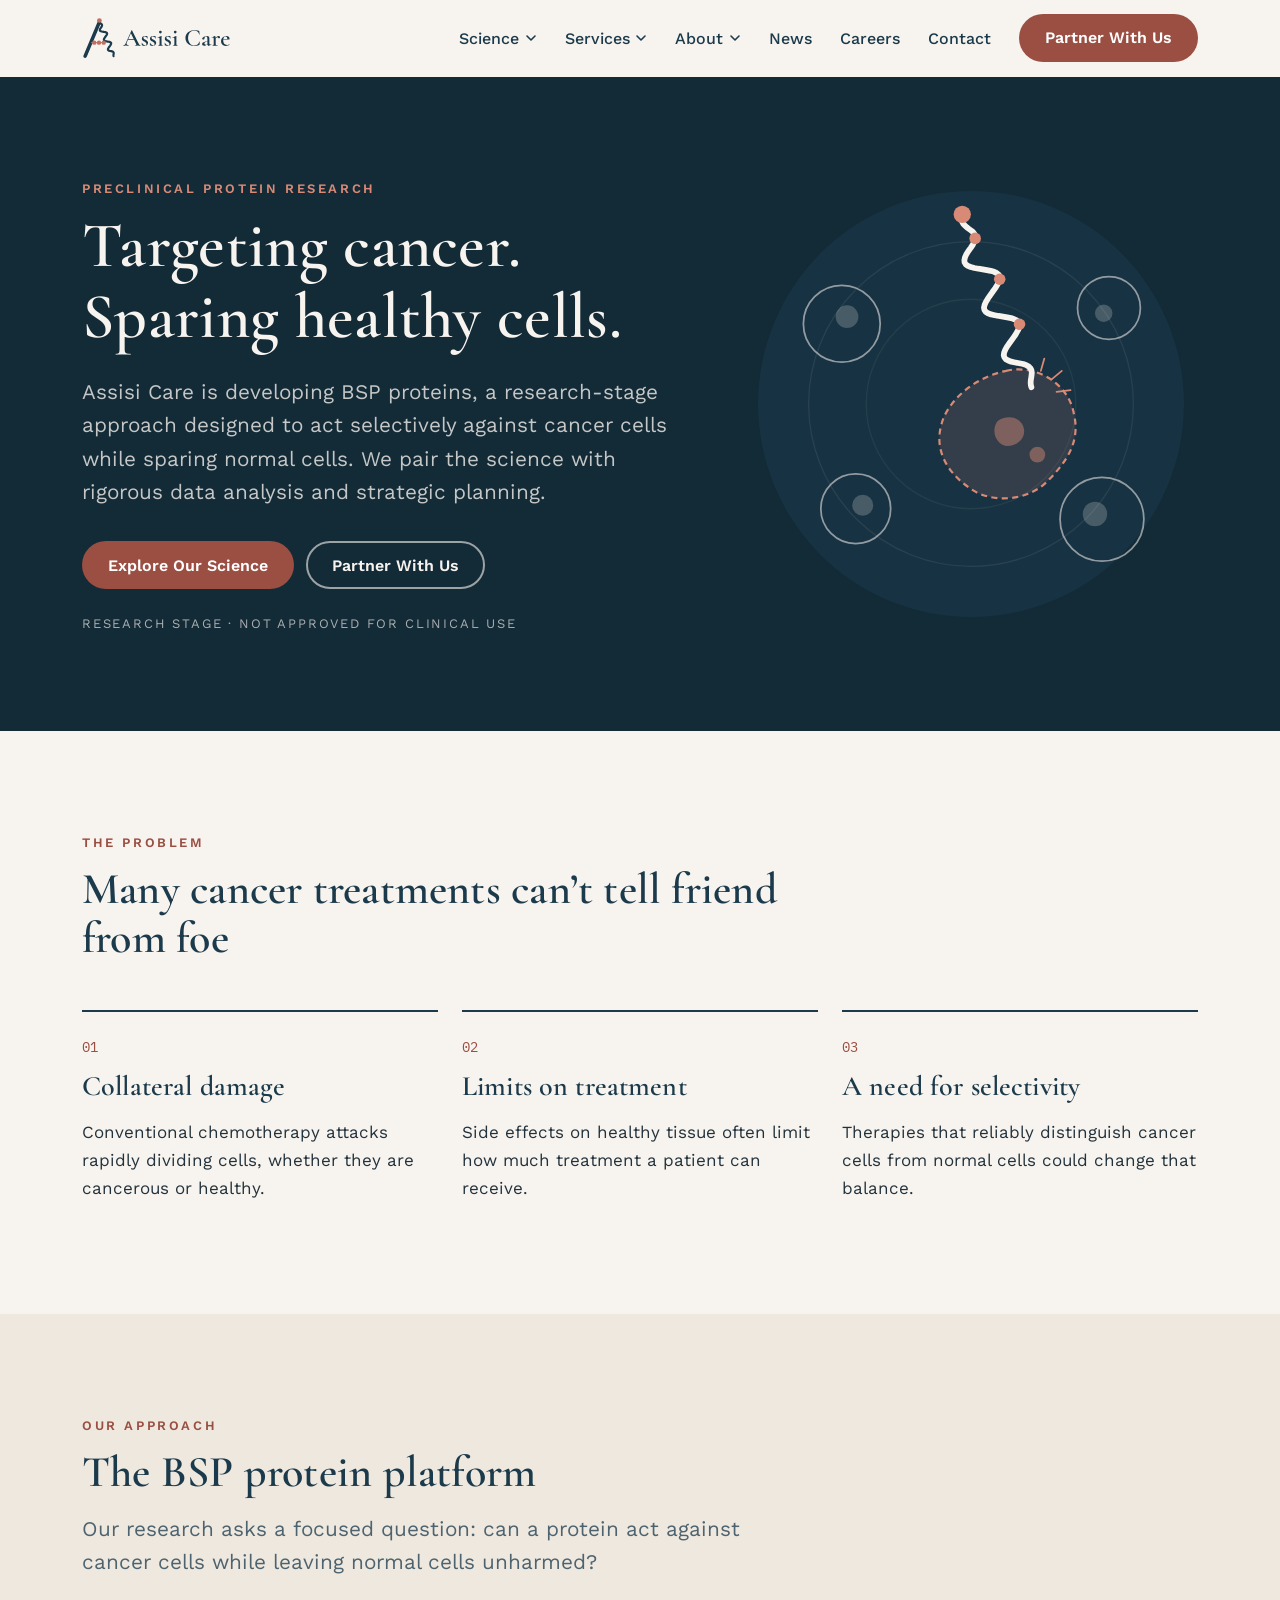
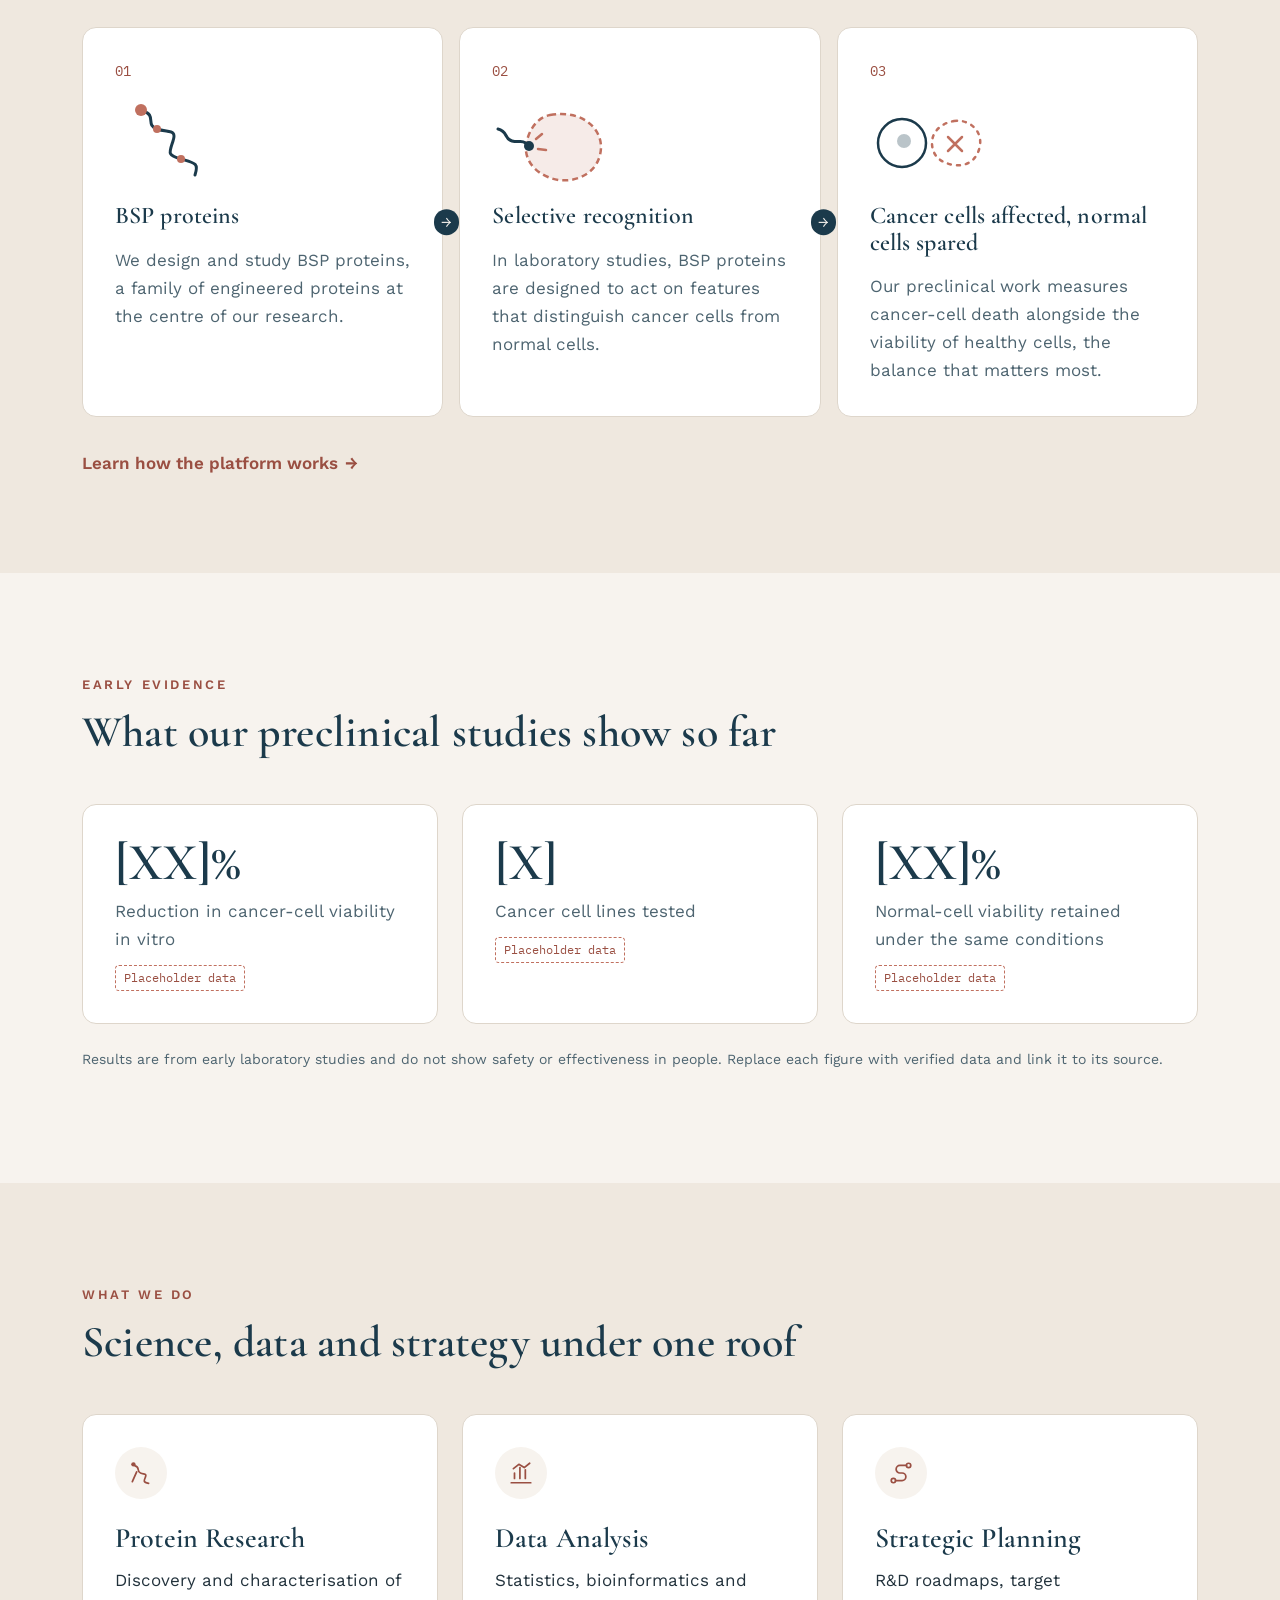
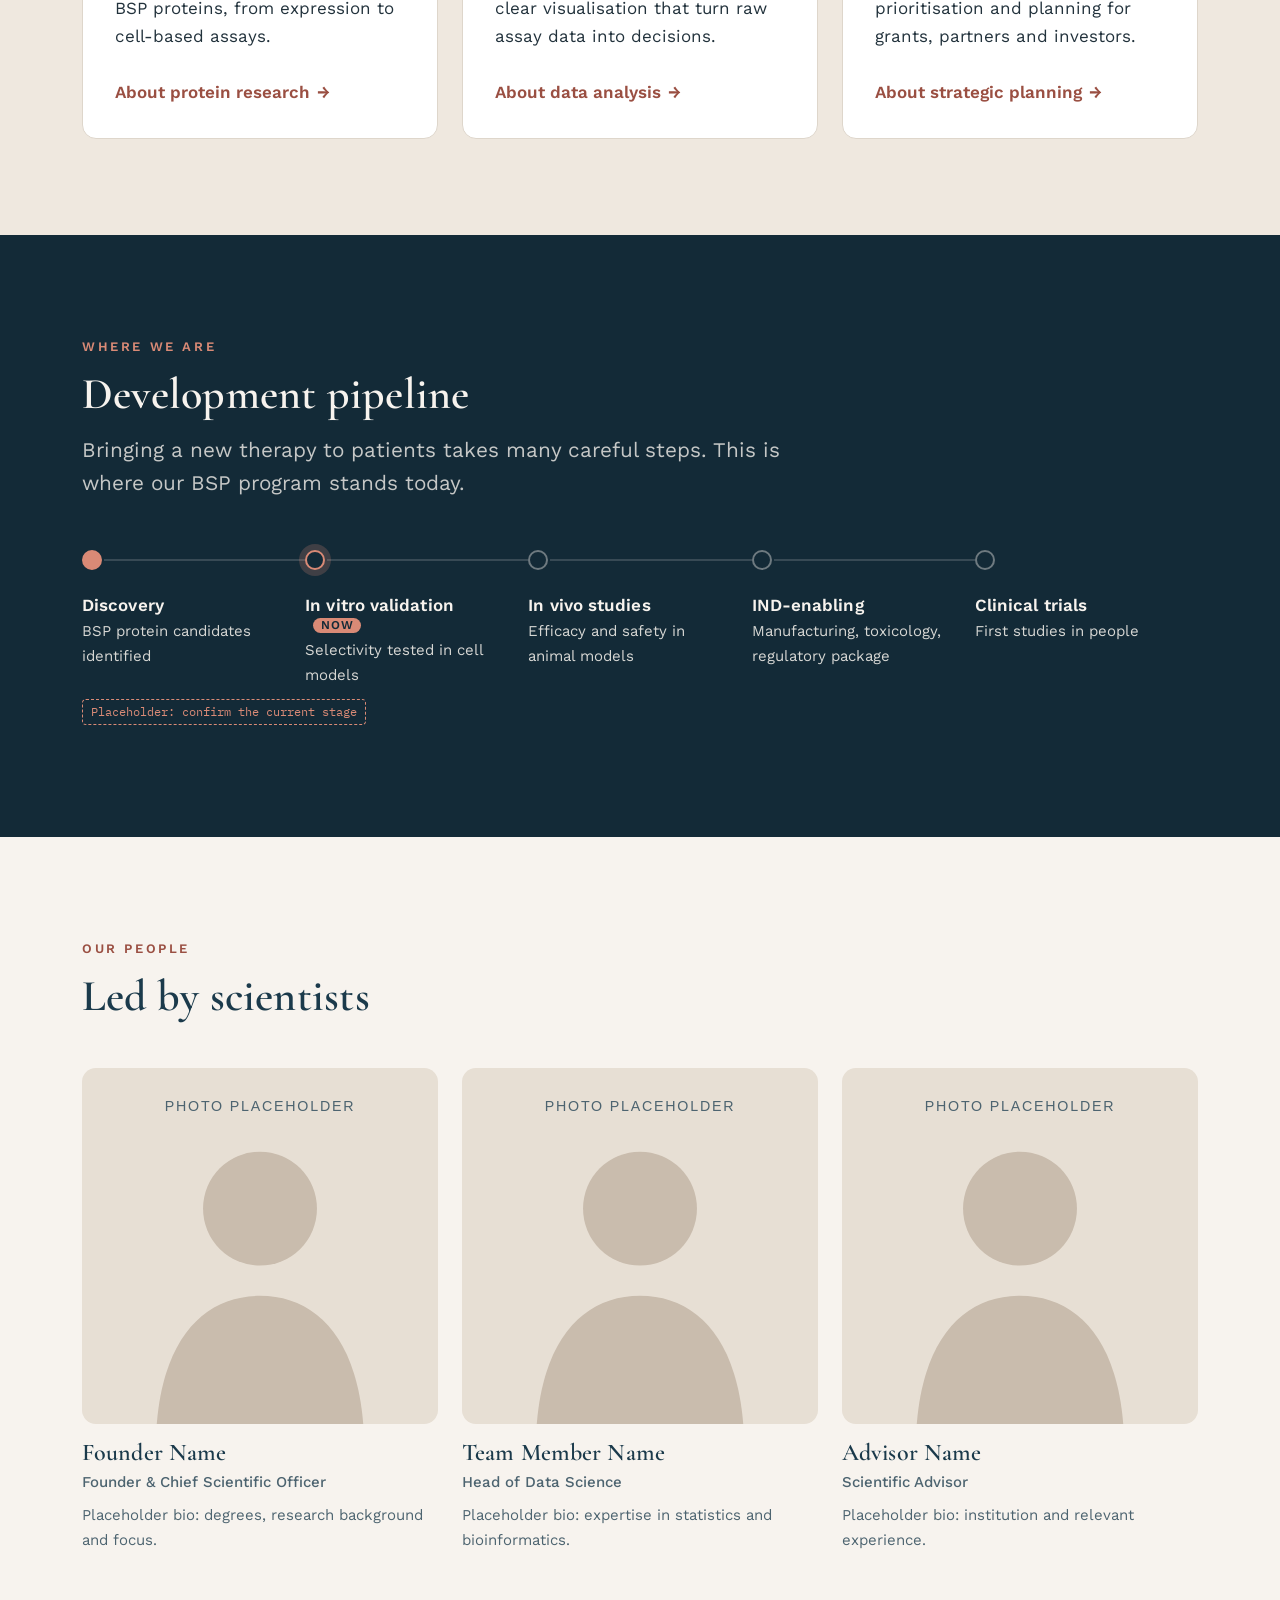
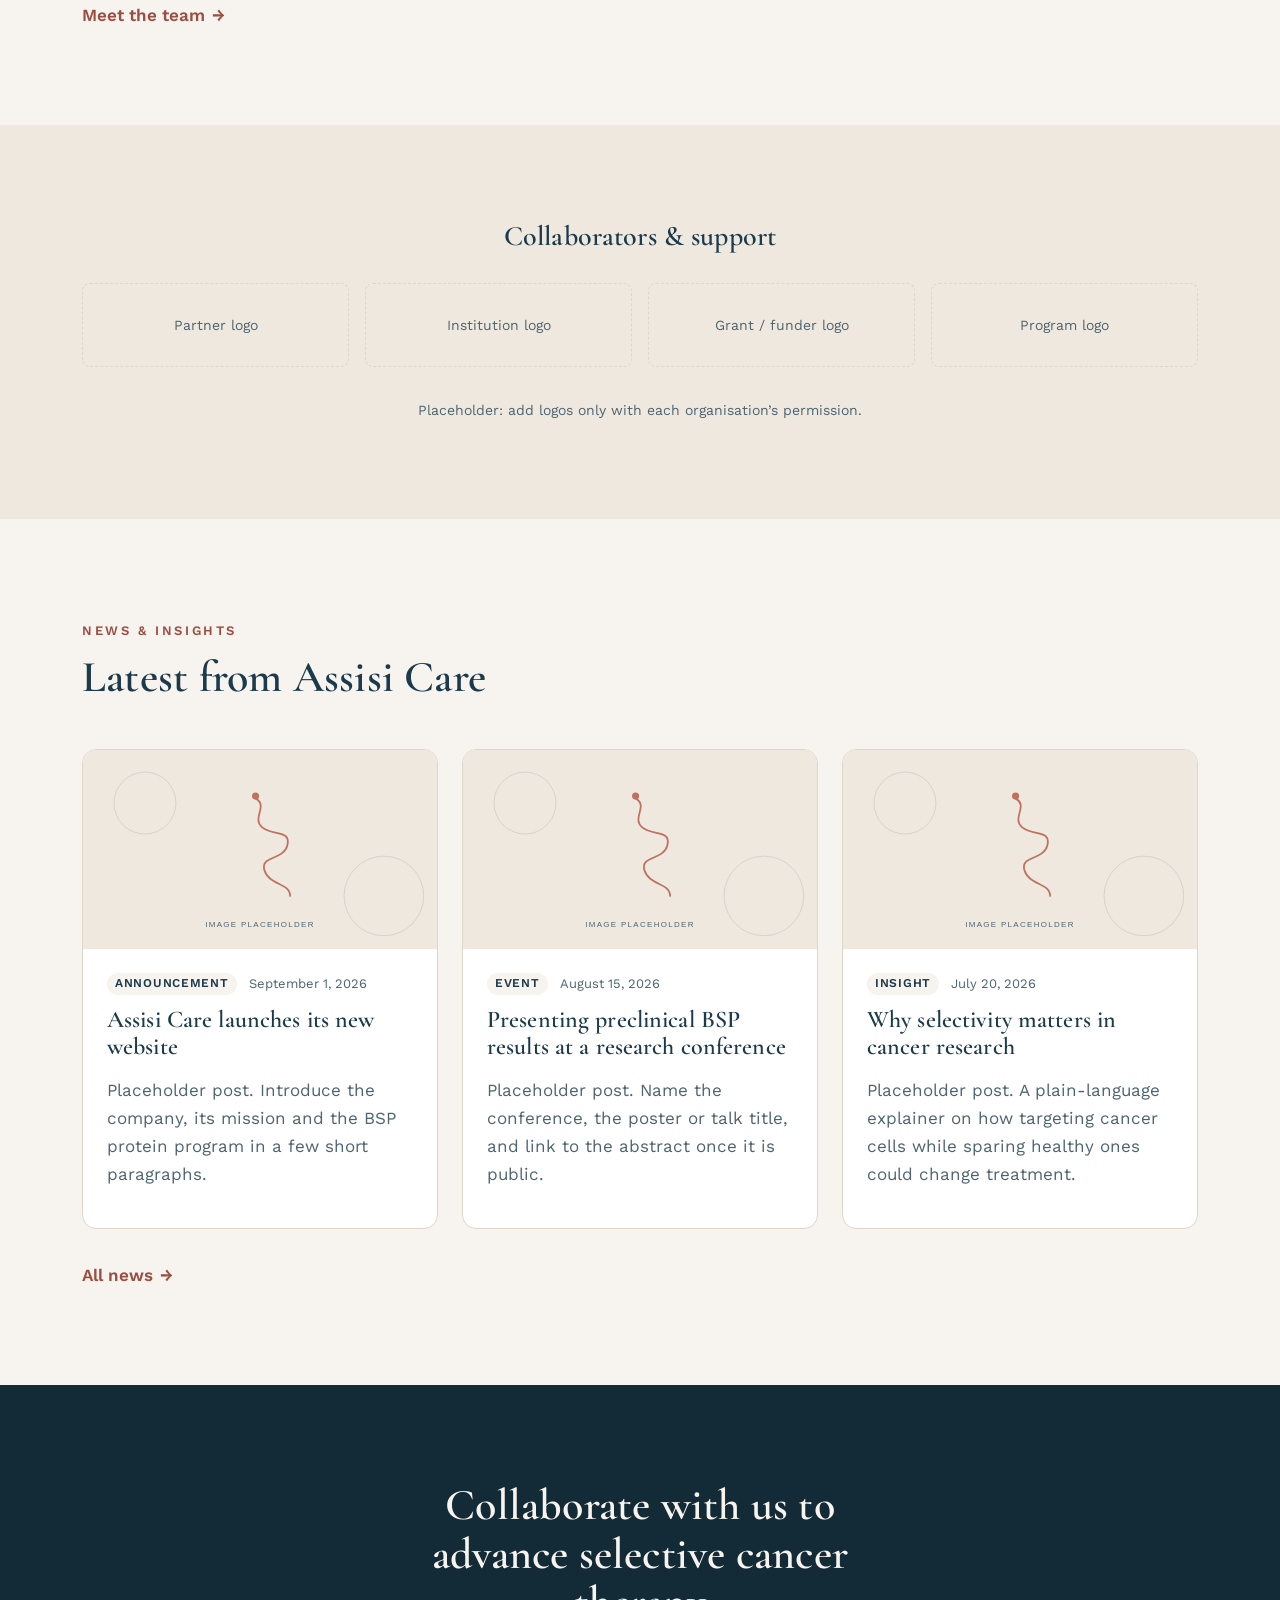
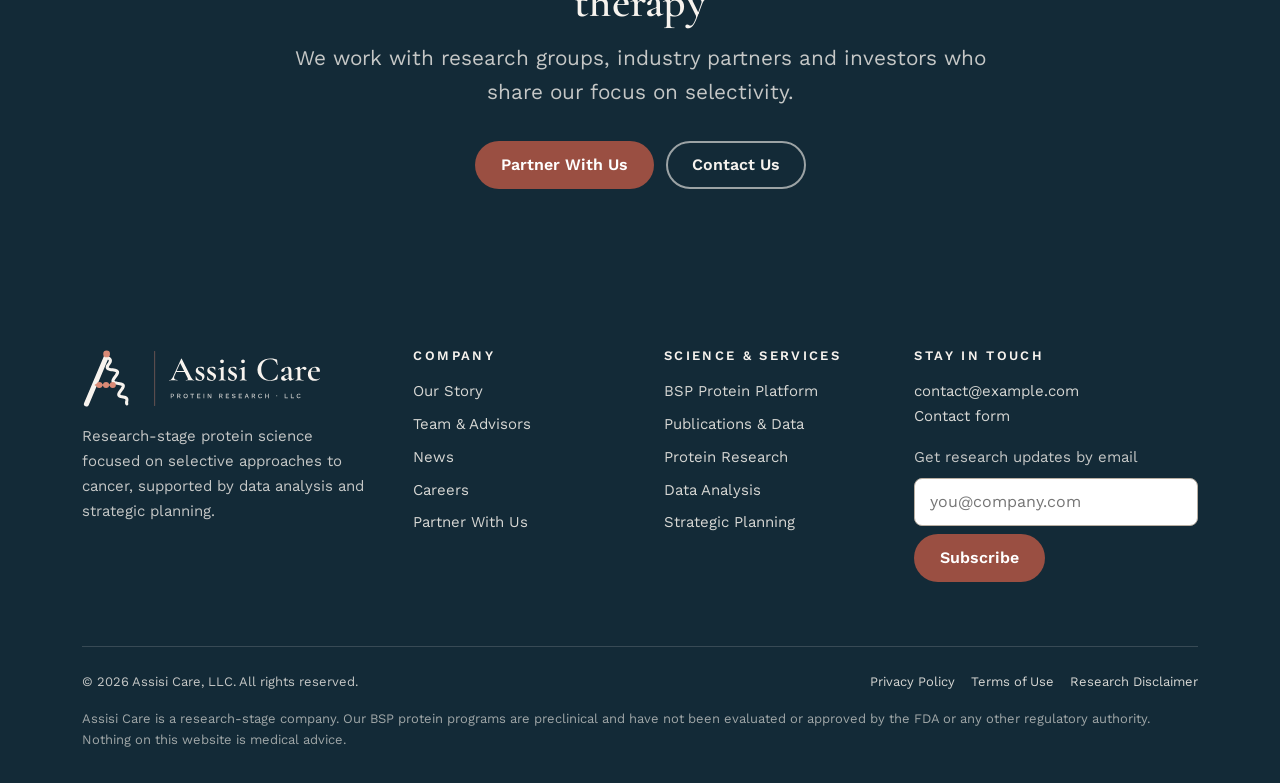
<file: index.html>
<!DOCTYPE html>
<html lang="en" class="no-js">
<head>
  <meta charset="utf-8">
  <meta name="viewport" content="width=device-width, initial-scale=1">
  <title>Assisi Care | Selective Protein Research for Cancer</title>
  <meta name="description" content="Assisi Care is a research-stage company developing BSP proteins, designed to act selectively against cancer cells while sparing normal cells.">
  <link rel="canonical" href="https://assisi.care/">

  <!-- How the page looks when shared on social media -->
  <meta property="og:type" content="website">
  <meta property="og:site_name" content="Assisi Care">
  <meta property="og:title" content="Assisi Care | Selective Protein Research for Cancer">
  <meta property="og:description" content="Assisi Care is a research-stage company developing BSP proteins, designed to act selectively against cancer cells while sparing normal cells.">
  <meta property="og:url" content="https://assisi.care/">
  <meta property="og:image" content="https://assisi.care/assets/images/og-image.png">
  <meta name="twitter:card" content="summary_large_image">

  <!-- Icons -->
  <link rel="icon" href="assets/logo/favicon.svg" type="image/svg+xml">
  <link rel="apple-touch-icon" href="assets/images/apple-touch-icon.png">
  <meta name="theme-color" content="#132A37">

  <!-- Fonts: Cormorant Garamond (headings), Work Sans (text), IBM Plex Mono (data) -->
  <link rel="preconnect" href="https://fonts.googleapis.com">
  <link rel="preconnect" href="https://fonts.gstatic.com" crossorigin>
  <link rel="stylesheet" href="https://fonts.googleapis.com/css2?family=Cormorant+Garamond:wght@500;600&amp;family=IBM+Plex+Mono:wght@400;500&amp;family=Work+Sans:wght@400;500;600&amp;display=swap">

  <link rel="stylesheet" href="css/styles.css">
  <!-- Tells the CSS that JavaScript is available (used by the mobile menu) -->
  <script>document.documentElement.className = 'js';</script>
  <script src="js/main.js" defer></script>
  <script type="application/ld+json">
{
  "@context": "https://schema.org",
  "@type": "Organization",
  "name": "Assisi Care, LLC",
  "alternateName": "Assisi Care",
  "url": "https://assisi.care/",
  "logo": "https://assisi.care/assets/logo/logo-stacked.svg",
  "description": "Research-stage biotechnology company studying BSP proteins as a selective approach to cancer, with data analysis and strategic planning services.",
  "email": "contact@example.com"
}
  </script>
</head>
<body>
  <a class="skip-link" href="#main">Skip to main content</a>

  <header class="site-header">
    <div class="container header-inner">
      <a class="brand" href="index.html">
        <img src="assets/logo/logo-compact.svg" alt="Assisi Care home" width="149" height="42">
      </a>

      <button class="menu-toggle" type="button" aria-expanded="false" aria-controls="site-nav">
        <span class="menu-toggle__bars" aria-hidden="true"></span>
        <span class="menu-toggle__label">Menu</span>
      </button>

      <nav class="site-nav" id="site-nav" aria-label="Main">
        <ul class="nav-list">
        <li class="nav-item has-submenu">
          <button class="nav-link submenu-toggle" type="button" aria-expanded="false" aria-controls="submenu-science">Science <svg class="chevron" viewBox="0 0 12 12" aria-hidden="true" focusable="false"><path d="M2 4l4 4 4-4" fill="none" stroke="currentColor" stroke-width="1.6" stroke-linecap="round" stroke-linejoin="round"/></svg></button>
          <ul class="submenu" id="submenu-science" hidden>
            <li><a href="science.html"><strong>BSP Protein Platform</strong><span>How our research approach works</span></a></li>
            <li><a href="publications.html"><strong>Publications &amp; Data</strong><span>Papers, posters and patents</span></a></li>
          </ul>
        </li>
        <li class="nav-item has-submenu">
          <button class="nav-link submenu-toggle" type="button" aria-expanded="false" aria-controls="submenu-services">Services <svg class="chevron" viewBox="0 0 12 12" aria-hidden="true" focusable="false"><path d="M2 4l4 4 4-4" fill="none" stroke="currentColor" stroke-width="1.6" stroke-linecap="round" stroke-linejoin="round"/></svg></button>
          <ul class="submenu" id="submenu-services" hidden>
            <li><a href="services.html"><strong>All services</strong><span>How we work with research teams</span></a></li>
            <li><a href="services.html#protein-research"><strong>Protein Research</strong><span>Expression, characterisation, assays</span></a></li>
            <li><a href="services.html#data-analysis"><strong>Data Analysis</strong><span>Statistics, bioinformatics, visualisation</span></a></li>
            <li><a href="services.html#strategic-planning"><strong>Strategic Planning</strong><span>R&amp;D roadmaps and prioritisation</span></a></li>
          </ul>
        </li>
        <li class="nav-item has-submenu">
          <button class="nav-link submenu-toggle" type="button" aria-expanded="false" aria-controls="submenu-about">About <svg class="chevron" viewBox="0 0 12 12" aria-hidden="true" focusable="false"><path d="M2 4l4 4 4-4" fill="none" stroke="currentColor" stroke-width="1.6" stroke-linecap="round" stroke-linejoin="round"/></svg></button>
          <ul class="submenu" id="submenu-about" hidden>
            <li><a href="about.html"><strong>Our Story &amp; Mission</strong><span>Why Assisi Care exists</span></a></li>
            <li><a href="about.html#team"><strong>Team &amp; Advisors</strong><span>The people behind the research</span></a></li>
          </ul>
        </li>
        <li class="nav-item"><a class="nav-link" href="news.html">News</a></li>
        <li class="nav-item"><a class="nav-link" href="careers.html">Careers</a></li>
        <li class="nav-item"><a class="nav-link" href="contact.html">Contact</a></li>
        <li class="nav-item nav-item--cta"><a class="btn btn--primary" href="partner.html">Partner With Us</a></li>
        </ul>
      </nav>
    </div>
  </header>

  <main id="main" tabindex="-1">
    <!-- 1. HERO -->
    <section class="hero section--dark" aria-labelledby="hero-title">
      <div class="container hero__inner">
        <div>
          <p class="eyebrow">Preclinical protein research</p>
          <h1 id="hero-title">Targeting cancer. Sparing healthy cells.</h1>
          <p class="lead">Assisi Care is developing BSP proteins, a research-stage approach designed to act selectively against cancer cells while sparing normal cells. We pair the science with rigorous data analysis and strategic planning.</p>
          <div class="btn-group">
            <a class="btn btn--primary" href="science.html">Explore Our Science</a>
            <a class="btn btn--light" href="partner.html">Partner With Us</a>
          </div>
          <p class="hero__note">Research stage &middot; Not approved for clinical use</p>
        </div>
        <div class="hero__art">
          <img src="assets/images/hero-art.svg" alt="Illustration of a protein chain reaching a cancer cell while nearby normal cells are left untouched" width="520" height="520">
        </div>
      </div>
    </section>

    <!-- 2. THE PROBLEM -->
    <section class="section" aria-labelledby="problem-title">
      <div class="container">
        <div class="section-header">
          <p class="eyebrow">The problem</p>
          <h2 id="problem-title">Many cancer treatments can&rsquo;t tell friend from foe</h2>
        </div>
        <div class="grid grid--3">
          <div class="point">
            <span class="point__number">01</span>
            <h3>Collateral damage</h3>
            <p>Conventional chemotherapy attacks rapidly dividing cells, whether they are cancerous or healthy.</p>
          </div>
          <div class="point">
            <span class="point__number">02</span>
            <h3>Limits on treatment</h3>
            <p>Side effects on healthy tissue often limit how much treatment a patient can receive.</p>
          </div>
          <div class="point">
            <span class="point__number">03</span>
            <h3>A need for selectivity</h3>
            <p>Therapies that reliably distinguish cancer cells from normal cells could change that balance.</p>
          </div>
        </div>
      </div>
    </section>

    <!-- 3. OUR APPROACH -->
    <section class="section section--alt" aria-labelledby="approach-title">
      <div class="container">
        <div class="section-header">
          <p class="eyebrow">Our approach</p>
          <h2 id="approach-title">The BSP protein platform</h2>
          <p class="lead">Our research asks a focused question: can a protein act against cancer cells while leaving normal cells unharmed?</p>
        </div>
        <ol class="steps">
          <li class="step">
            <div class="step__figure"><svg viewBox="0 0 120 88" aria-hidden="true" focusable="false">
            <path d="M28 12c14 4 2 14 14 18s20 0 16 12-6 14 8 18 18 4 14 16" fill="none" stroke="#1B3A4B" stroke-width="3" stroke-linecap="round"/>
            <circle cx="26" cy="11" r="6" fill="#C0705F"/><circle cx="42" cy="30" r="4" fill="#C0705F"/><circle cx="66" cy="60" r="4" fill="#C0705F"/>
          </svg></div>
            <h3>BSP proteins</h3>
            <p>We design and study BSP proteins, a family of engineered proteins at the centre of our research.</p>
          </li>
          <li class="step">
            <div class="step__figure"><svg viewBox="0 0 120 88" aria-hidden="true" focusable="false">
            <path d="M58 16c34 -6 56 16 50 40-6 24-34 30-52 22-20-8-26-26-20-40 4-12 12-20 22-22z" fill="#C0705F" fill-opacity=".14" stroke="#C0705F" stroke-width="2.5" stroke-dasharray="6 4"/>
            <path d="M6 30c10 2 6 10 14 12s10-2 16 4" fill="none" stroke="#1B3A4B" stroke-width="3" stroke-linecap="round"/>
            <circle cx="37" cy="47" r="5" fill="#1B3A4B"/>
            <path d="M44 40l6-5M46 50l8 1" stroke="#C0705F" stroke-width="2.5" stroke-linecap="round"/>
          </svg></div>
            <h3>Selective recognition</h3>
            <p>In laboratory studies, BSP proteins are designed to act on features that distinguish cancer cells from normal cells.</p>
          </li>
          <li class="step">
            <div class="step__figure"><svg viewBox="0 0 120 88" aria-hidden="true" focusable="false">
            <circle cx="32" cy="44" r="24" fill="none" stroke="#1B3A4B" stroke-width="2.5"/><circle cx="34" cy="42" r="7" fill="#1B3A4B" fill-opacity=".3"/>
            <path d="M84 22c16-2 28 10 26 24s-12 22-26 20-22-10-22-22 10-20 22-22z" fill="none" stroke="#C0705F" stroke-width="2.5" stroke-dasharray="3 6" stroke-linecap="round"/>
            <path d="M78 38l14 14M92 38L78 52" stroke="#C0705F" stroke-width="2.5" stroke-linecap="round"/>
          </svg></div>
            <h3>Cancer cells affected, normal cells spared</h3>
            <p>Our preclinical work measures cancer-cell death alongside the viability of healthy cells, the balance that matters most.</p>
          </li>
        </ol>
        <div class="section-footer">
          <a class="link-arrow" href="science.html">Learn how the platform works</a>
        </div>
      </div>
    </section>

    <!-- 4. EVIDENCE SNAPSHOT -->
    <section class="section" aria-labelledby="evidence-title">
      <div class="container">
        <div class="section-header">
          <p class="eyebrow">Early evidence</p>
          <h2 id="evidence-title">What our preclinical studies show so far</h2>
        </div>
        <div class="grid grid--3">
          <div class="stat">
            <span class="stat__value mono">[XX]%</span>
            <p class="stat__label">Reduction in cancer-cell viability in vitro</p>
            <span class="placeholder-flag">Placeholder data</span>
          </div>
          <div class="stat">
            <span class="stat__value mono">[X]</span>
            <p class="stat__label">Cancer cell lines tested</p>
            <span class="placeholder-flag">Placeholder data</span>
          </div>
          <div class="stat">
            <span class="stat__value mono">[XX]%</span>
            <p class="stat__label">Normal-cell viability retained under the same conditions</p>
            <span class="placeholder-flag">Placeholder data</span>
          </div>
        </div>
        <p class="footnote">Results are from early laboratory studies and do not show safety or effectiveness in people. Replace each figure with verified data and link it to its source.</p>
      </div>
    </section>

    <!-- 5. WHAT WE DO -->
    <section class="section section--alt" aria-labelledby="services-title">
      <div class="container">
        <div class="section-header">
          <p class="eyebrow">What we do</p>
          <h2 id="services-title">Science, data and strategy under one roof</h2>
        </div>
        <div class="grid grid--3">
          <article class="card">
            <div class="card__icon"><svg viewBox="0 0 24 24" fill="none" stroke="currentColor" stroke-width="1.6" stroke-linecap="round" stroke-linejoin="round" aria-hidden="true" focusable="false"><circle cx="5" cy="4" r="2" fill="currentColor" stroke="none"/><path d="M6.5 5.5c5 1 1 5 5 6.5s6 .5 4.5 4-2 4.5 3 5.5"/><path d="M4 20l4-9"/></svg></div>
            <h3>Protein Research</h3>
            <p>Discovery and characterisation of BSP proteins, from expression to cell-based assays.</p>
            <a class="link-arrow" href="services.html#protein-research">About protein research</a>
          </article>
          <article class="card">
            <div class="card__icon"><svg viewBox="0 0 24 24" fill="none" stroke="currentColor" stroke-width="1.6" stroke-linecap="round" stroke-linejoin="round" aria-hidden="true" focusable="false"><path d="M3 21h18"/><path d="M6 17v-5"/><path d="M11 17V7"/><path d="M16 17v-8"/><path d="M5 8l5-4 5 3 5-4"/></svg></div>
            <h3>Data Analysis</h3>
            <p>Statistics, bioinformatics and clear visualisation that turn raw assay data into decisions.</p>
            <a class="link-arrow" href="services.html#data-analysis">About data analysis</a>
          </article>
          <article class="card">
            <div class="card__icon"><svg viewBox="0 0 24 24" fill="none" stroke="currentColor" stroke-width="1.6" stroke-linecap="round" stroke-linejoin="round" aria-hidden="true" focusable="false"><circle cx="5" cy="19" r="2"/><circle cx="19" cy="5" r="2"/><path d="M7 19h6a3.5 3.5 0 0 0 0-7h-2a3.5 3.5 0 0 1 0-7h6"/></svg></div>
            <h3>Strategic Planning</h3>
            <p>R&amp;D roadmaps, target prioritisation and planning for grants, partners and investors.</p>
            <a class="link-arrow" href="services.html#strategic-planning">About strategic planning</a>
          </article>
        </div>
      </div>
    </section>

    <!-- 6. PIPELINE -->
    <section class="section section--dark" aria-labelledby="pipeline-title">
      <div class="container">
        <div class="section-header">
          <p class="eyebrow">Where we are</p>
          <h2 id="pipeline-title">Development pipeline</h2>
          <p class="lead">Bringing a new therapy to patients takes many careful steps. This is where our BSP program stands today.</p>
        </div>
        <ol class="pipeline">
          <li class="pipeline__stage pipeline__stage--done">
            <span class="pipeline__dot" aria-hidden="true"></span>
            <h3>Discovery</h3>
            <p>BSP protein candidates identified</p>
          </li>
          <li class="pipeline__stage pipeline__stage--current" aria-current="step">
            <span class="pipeline__dot" aria-hidden="true"></span>
            <h3>In vitro validation <span class="pipeline__badge">Now</span></h3>
            <p>Selectivity tested in cell models</p>
          </li>
          <li class="pipeline__stage">
            <span class="pipeline__dot" aria-hidden="true"></span>
            <h3>In vivo studies</h3>
            <p>Efficacy and safety in animal models</p>
          </li>
          <li class="pipeline__stage">
            <span class="pipeline__dot" aria-hidden="true"></span>
            <h3>IND-enabling</h3>
            <p>Manufacturing, toxicology, regulatory package</p>
          </li>
          <li class="pipeline__stage">
            <span class="pipeline__dot" aria-hidden="true"></span>
            <h3>Clinical trials</h3>
            <p>First studies in people</p>
          </li>
        </ol>
        <p class="placeholder-flag">Placeholder: confirm the current stage</p>
      </div>
    </section>

    <!-- 7. TEAM PREVIEW -->
    <section class="section" aria-labelledby="team-title">
      <div class="container">
        <div class="section-header">
          <p class="eyebrow">Our people</p>
          <h2 id="team-title">Led by scientists</h2>
        </div>
        <div class="grid grid--3">
          <article class="person">
            <img src="assets/images/placeholder-person.svg" alt="Photo of Founder Name (placeholder)" width="400" height="400" loading="lazy">
            <h3>Founder Name</h3>
            <p class="person__role">Founder &amp; Chief Scientific Officer</p>
            <p>Placeholder bio: degrees, research background and focus.</p>
          </article>
          <article class="person">
            <img src="assets/images/placeholder-person.svg" alt="Photo of Team Member Name (placeholder)" width="400" height="400" loading="lazy">
            <h3>Team Member Name</h3>
            <p class="person__role">Head of Data Science</p>
            <p>Placeholder bio: expertise in statistics and bioinformatics.</p>
          </article>
          <article class="person">
            <img src="assets/images/placeholder-person.svg" alt="Photo of Advisor Name (placeholder)" width="400" height="400" loading="lazy">
            <h3>Advisor Name</h3>
            <p class="person__role">Scientific Advisor</p>
            <p>Placeholder bio: institution and relevant experience.</p>
          </article>
        </div>
        <div class="section-footer">
          <a class="link-arrow" href="about.html#team">Meet the team</a>
        </div>
      </div>
    </section>

    <!-- 8. CREDIBILITY STRIP -->
    <section class="section section--alt" aria-labelledby="support-title">
      <div class="container">
        <h2 id="support-title" class="center h-small">Collaborators &amp; support</h2>
        <ul class="logo-strip">
          <li>Partner logo</li>
          <li>Institution logo</li>
          <li>Grant / funder logo</li>
          <li>Program logo</li>
        </ul>
        <p class="center small muted section-footer mb-0">Placeholder: add logos only with each organisation&rsquo;s permission.</p>
      </div>
    </section>

    <!-- 9. LATEST NEWS -->
    <section class="section" aria-labelledby="news-title">
      <div class="container">
        <div class="section-header">
          <p class="eyebrow">News &amp; insights</p>
          <h2 id="news-title">Latest from Assisi Care</h2>
        </div>
        <div class="grid grid--3">
          <article class="news-card">
            <img src="assets/images/placeholder-news.svg" alt="" width="800" height="450" loading="lazy">
            <div class="news-card__body">
              <p class="meta"><span class="tag">Announcement</span> <time datetime="2026-09-01">September 1, 2026</time></p>
              <h3><a href="news.html#news-launch">Assisi Care launches its new website</a></h3>
              <p class="muted">Placeholder post. Introduce the company, its mission and the BSP protein program in a few short paragraphs.</p>
            </div>
          </article>
          <article class="news-card">
            <img src="assets/images/placeholder-news.svg" alt="" width="800" height="450" loading="lazy">
            <div class="news-card__body">
              <p class="meta"><span class="tag">Event</span> <time datetime="2026-08-15">August 15, 2026</time></p>
              <h3><a href="news.html#news-conference">Presenting preclinical BSP results at a research conference</a></h3>
              <p class="muted">Placeholder post. Name the conference, the poster or talk title, and link to the abstract once it is public.</p>
            </div>
          </article>
          <article class="news-card">
            <img src="assets/images/placeholder-news.svg" alt="" width="800" height="450" loading="lazy">
            <div class="news-card__body">
              <p class="meta"><span class="tag">Insight</span> <time datetime="2026-07-20">July 20, 2026</time></p>
              <h3><a href="news.html#news-explainer">Why selectivity matters in cancer research</a></h3>
              <p class="muted">Placeholder post. A plain-language explainer on how targeting cancer cells while sparing healthy ones could change treatment.</p>
            </div>
          </article>
        </div>
        <div class="section-footer">
          <a class="link-arrow" href="news.html">All news</a>
        </div>
      </div>
    </section>

    <!-- 10. CLOSING CALL TO ACTION -->
    <section class="section section--dark cta-band" aria-labelledby="cta-title">
      <div class="container">
        <h2 id="cta-title">Collaborate with us to advance selective cancer therapy</h2>
        <p class="lead">We work with research groups, industry partners and investors who share our focus on selectivity.</p>
        <div class="btn-group">
          <a class="btn btn--primary" href="partner.html">Partner With Us</a>
          <a class="btn btn--light" href="contact.html">Contact Us</a>
        </div>
      </div>
    </section>
  </main>

  <footer class="site-footer">
    <div class="container">
      <div class="footer-grid">
        <div class="footer-brand">
          <img src="assets/logo/logo-horizontal-reversed.svg" alt="Assisi Care, Protein Research" width="240" height="60">
          <p>Research-stage protein science focused on selective approaches to cancer, supported by data analysis and strategic planning.</p>
        </div>

        <nav aria-label="Company">
          <h2>Company</h2>
          <ul class="footer-links">
            <li><a href="about.html">Our Story</a></li>
            <li><a href="about.html#team">Team &amp; Advisors</a></li>
            <li><a href="news.html">News</a></li>
            <li><a href="careers.html">Careers</a></li>
            <li><a href="partner.html">Partner With Us</a></li>
          </ul>
        </nav>

        <nav aria-label="Science and services">
          <h2>Science &amp; Services</h2>
          <ul class="footer-links">
            <li><a href="science.html">BSP Protein Platform</a></li>
            <li><a href="publications.html">Publications &amp; Data</a></li>
            <li><a href="services.html#protein-research">Protein Research</a></li>
            <li><a href="services.html#data-analysis">Data Analysis</a></li>
            <li><a href="services.html#strategic-planning">Strategic Planning</a></li>
          </ul>
        </nav>

        <div>
          <h2>Stay in touch</h2>
          <p><a href="mailto:contact@example.com">contact@example.com</a><br><a href="contact.html">Contact form</a></p>
          <form class="newsletter-form" novalidate>
            <label for="footer-email">Get research updates by email</label>
            <div class="newsletter">
              <input type="email" id="footer-email" name="email" autocomplete="email" placeholder="you@company.com" required>
              <button class="btn btn--primary" type="submit">Subscribe</button>
            </div>
            <p class="form-status small" role="status"></p>
          </form>
        </div>
      </div>

      <div class="footer-bottom">
        <p class="mb-0">&copy; <span data-current-year>2026</span> Assisi Care, LLC. All rights reserved.</p>
        <ul>
          <li><a href="privacy.html">Privacy Policy</a></li>
          <li><a href="terms.html">Terms of Use</a></li>
          <li><a href="disclaimer.html">Research Disclaimer</a></li>
        </ul>
        <p class="disclaimer">Assisi Care is a research-stage company. Our BSP protein programs are preclinical and have not been evaluated or approved by the FDA or any other regulatory authority. Nothing on this website is medical advice.</p>
      </div>
    </div>
  </footer>
</body>
</html>
</file>
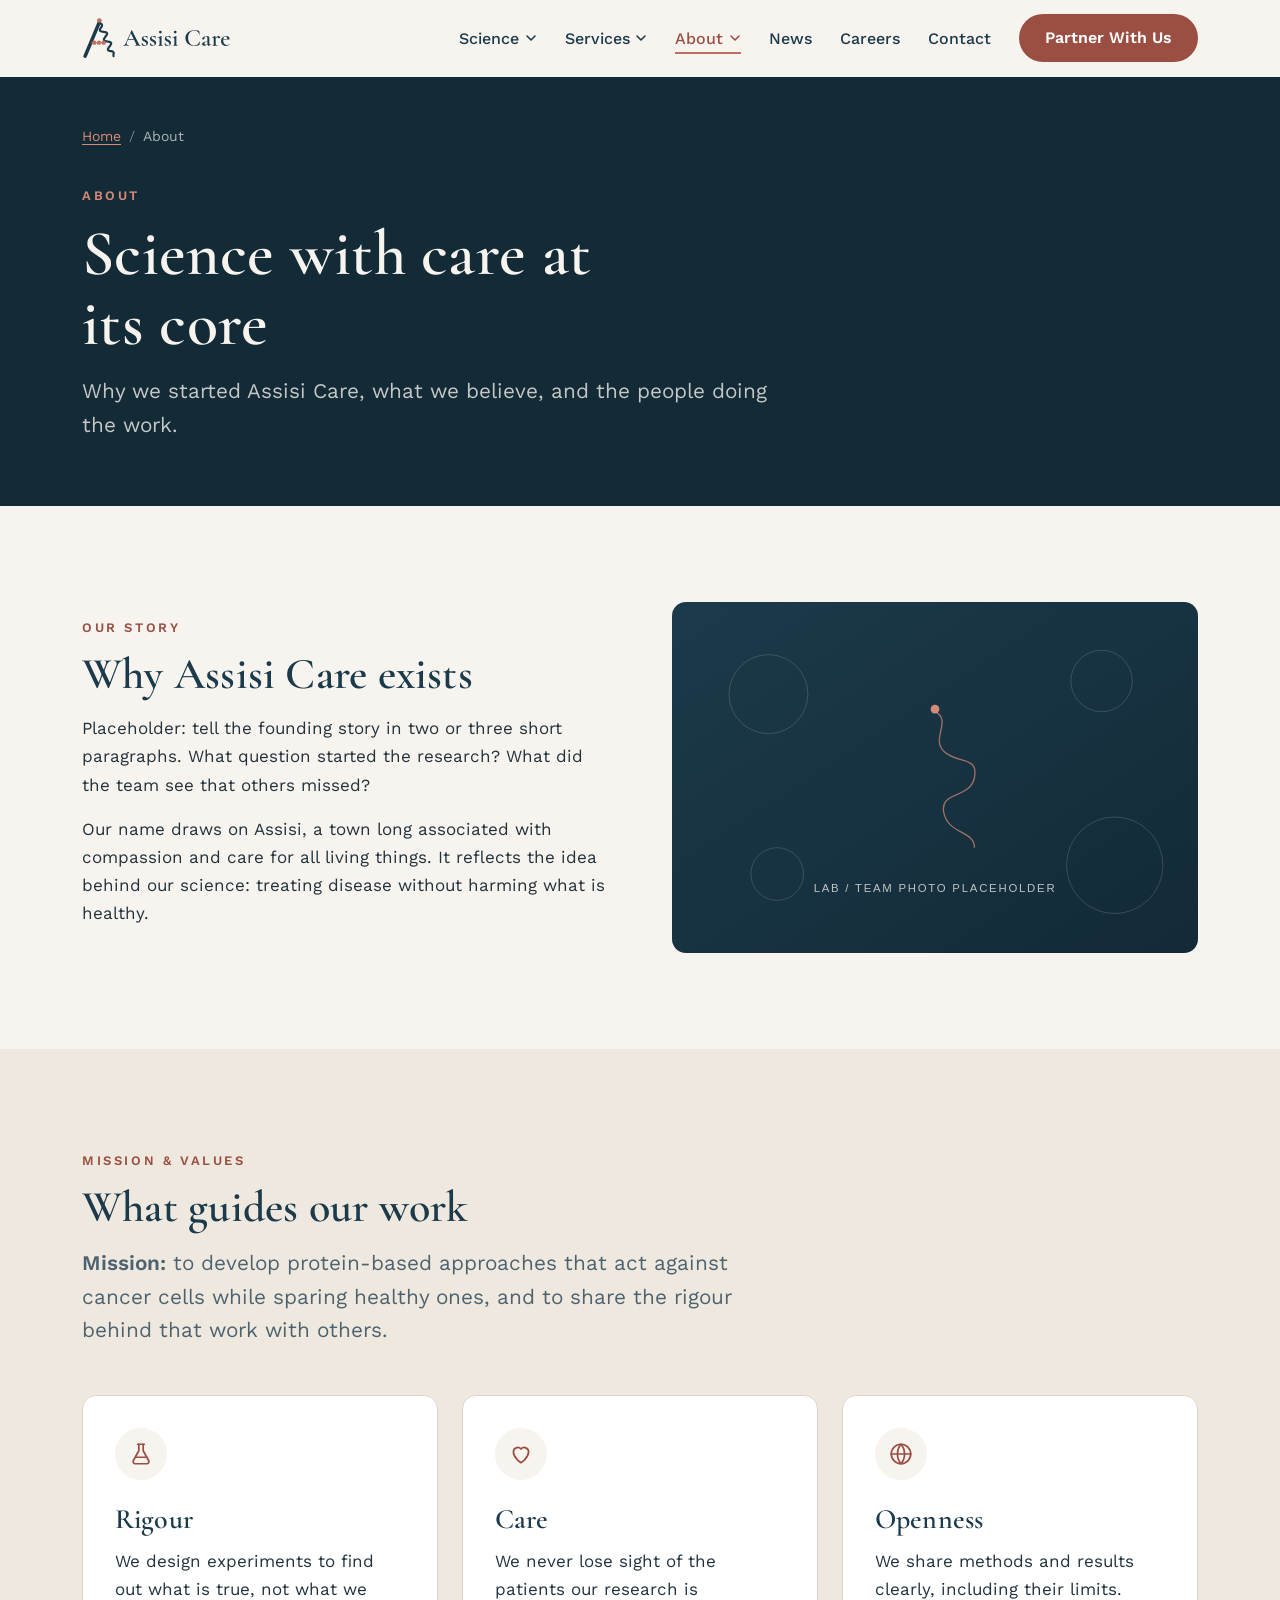
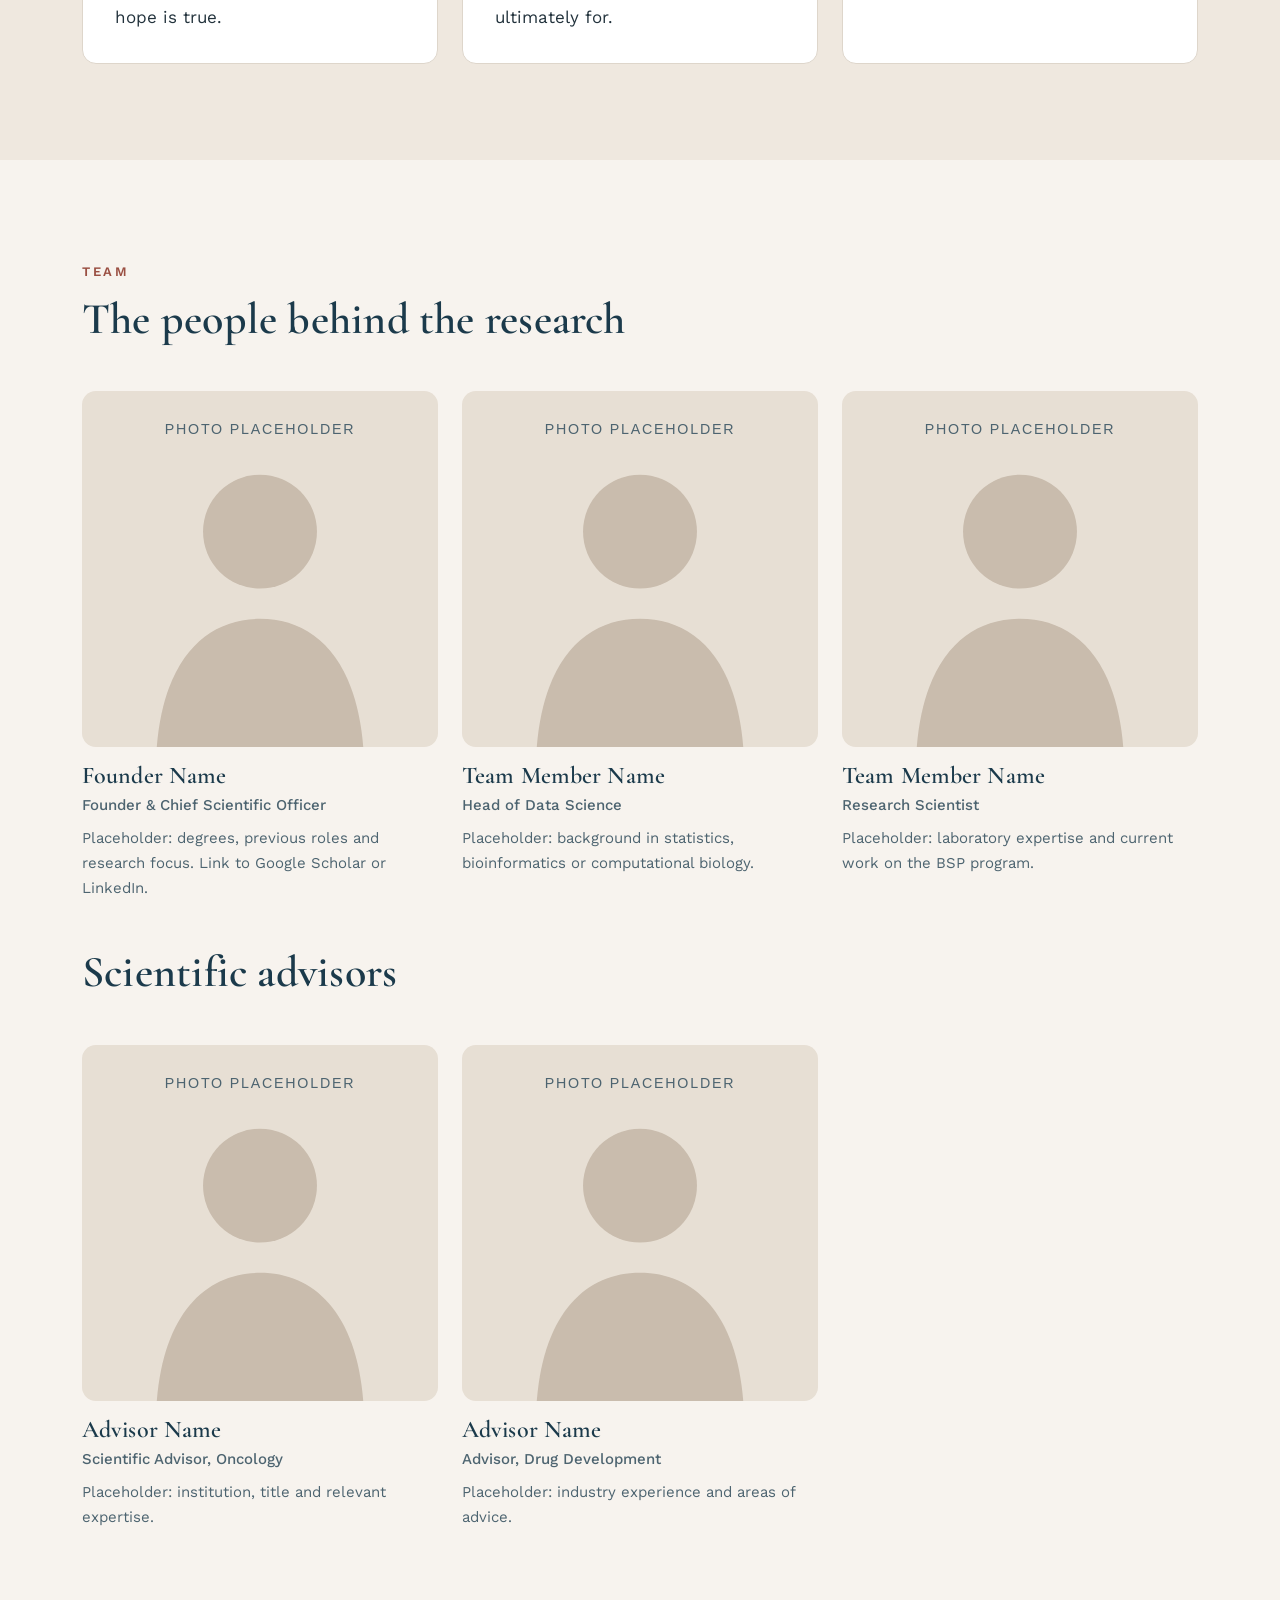
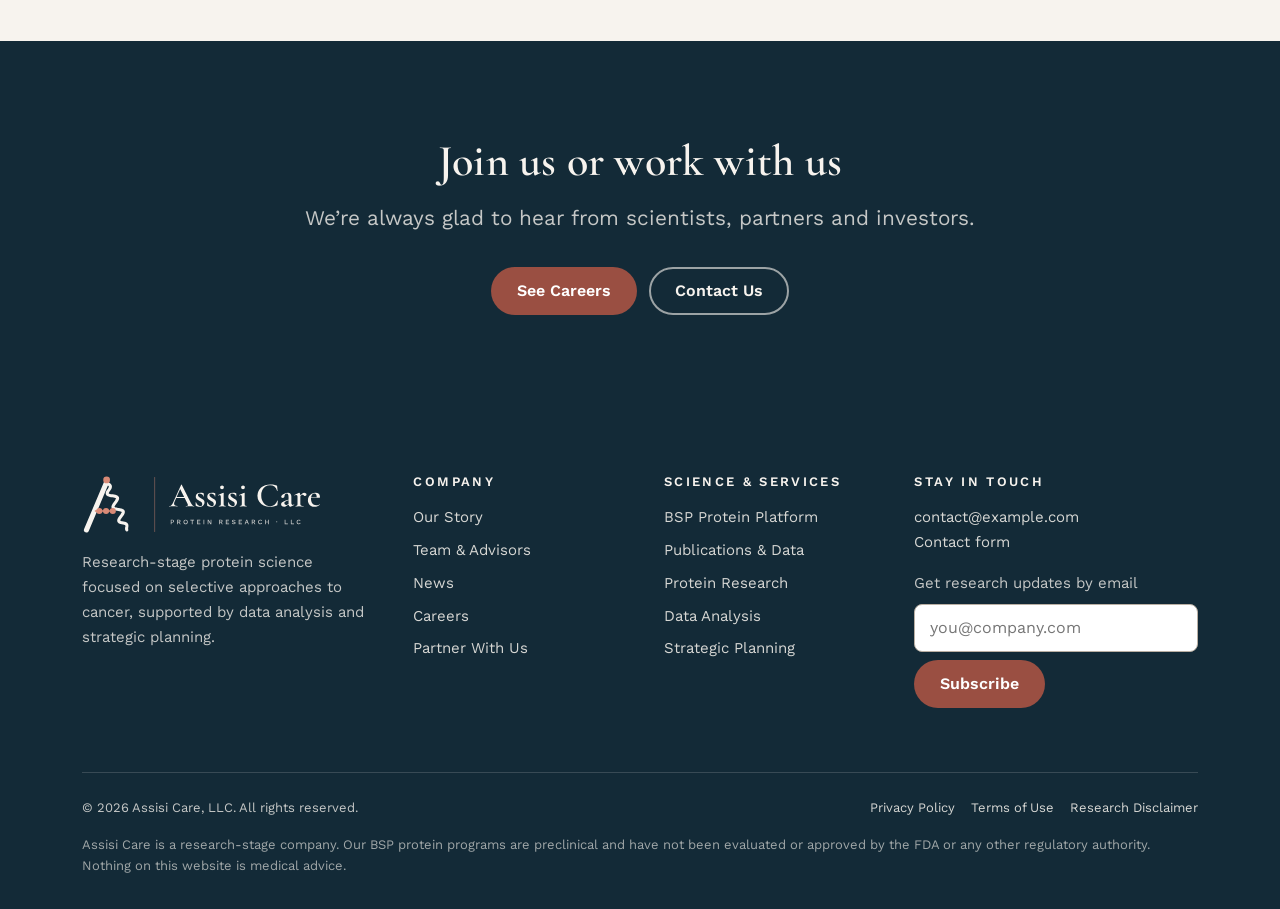
<file: about.html>
<!DOCTYPE html>
<html lang="en" class="no-js">
<head>
  <meta charset="utf-8">
  <meta name="viewport" content="width=device-width, initial-scale=1">
  <title>About Us | Assisi Care</title>
  <meta name="description" content="Assisi Care's story, mission and values, and the scientists and advisors behind its BSP protein research.">
  <link rel="canonical" href="https://assisi.care/about.html">

  <!-- How the page looks when shared on social media -->
  <meta property="og:type" content="website">
  <meta property="og:site_name" content="Assisi Care">
  <meta property="og:title" content="About Us | Assisi Care">
  <meta property="og:description" content="Assisi Care's story, mission and values, and the scientists and advisors behind its BSP protein research.">
  <meta property="og:url" content="https://assisi.care/about.html">
  <meta property="og:image" content="https://assisi.care/assets/images/og-image.png">
  <meta name="twitter:card" content="summary_large_image">

  <!-- Icons -->
  <link rel="icon" href="assets/logo/favicon.svg" type="image/svg+xml">
  <link rel="apple-touch-icon" href="assets/images/apple-touch-icon.png">
  <meta name="theme-color" content="#132A37">

  <!-- Fonts: Cormorant Garamond (headings), Work Sans (text), IBM Plex Mono (data) -->
  <link rel="preconnect" href="https://fonts.googleapis.com">
  <link rel="preconnect" href="https://fonts.gstatic.com" crossorigin>
  <link rel="stylesheet" href="https://fonts.googleapis.com/css2?family=Cormorant+Garamond:wght@500;600&amp;family=IBM+Plex+Mono:wght@400;500&amp;family=Work+Sans:wght@400;500;600&amp;display=swap">

  <link rel="stylesheet" href="css/styles.css">
  <!-- Tells the CSS that JavaScript is available (used by the mobile menu) -->
  <script>document.documentElement.className = 'js';</script>
  <script src="js/main.js" defer></script>
</head>
<body>
  <a class="skip-link" href="#main">Skip to main content</a>

  <header class="site-header">
    <div class="container header-inner">
      <a class="brand" href="index.html">
        <img src="assets/logo/logo-compact.svg" alt="Assisi Care home" width="149" height="42">
      </a>

      <button class="menu-toggle" type="button" aria-expanded="false" aria-controls="site-nav">
        <span class="menu-toggle__bars" aria-hidden="true"></span>
        <span class="menu-toggle__label">Menu</span>
      </button>

      <nav class="site-nav" id="site-nav" aria-label="Main">
        <ul class="nav-list">
        <li class="nav-item has-submenu">
          <button class="nav-link submenu-toggle" type="button" aria-expanded="false" aria-controls="submenu-science">Science <svg class="chevron" viewBox="0 0 12 12" aria-hidden="true" focusable="false"><path d="M2 4l4 4 4-4" fill="none" stroke="currentColor" stroke-width="1.6" stroke-linecap="round" stroke-linejoin="round"/></svg></button>
          <ul class="submenu" id="submenu-science" hidden>
            <li><a href="science.html"><strong>BSP Protein Platform</strong><span>How our research approach works</span></a></li>
            <li><a href="publications.html"><strong>Publications &amp; Data</strong><span>Papers, posters and patents</span></a></li>
          </ul>
        </li>
        <li class="nav-item has-submenu">
          <button class="nav-link submenu-toggle" type="button" aria-expanded="false" aria-controls="submenu-services">Services <svg class="chevron" viewBox="0 0 12 12" aria-hidden="true" focusable="false"><path d="M2 4l4 4 4-4" fill="none" stroke="currentColor" stroke-width="1.6" stroke-linecap="round" stroke-linejoin="round"/></svg></button>
          <ul class="submenu" id="submenu-services" hidden>
            <li><a href="services.html"><strong>All services</strong><span>How we work with research teams</span></a></li>
            <li><a href="services.html#protein-research"><strong>Protein Research</strong><span>Expression, characterisation, assays</span></a></li>
            <li><a href="services.html#data-analysis"><strong>Data Analysis</strong><span>Statistics, bioinformatics, visualisation</span></a></li>
            <li><a href="services.html#strategic-planning"><strong>Strategic Planning</strong><span>R&amp;D roadmaps and prioritisation</span></a></li>
          </ul>
        </li>
        <li class="nav-item has-submenu">
          <button class="nav-link submenu-toggle is-current" type="button" aria-expanded="false" aria-controls="submenu-about">About <svg class="chevron" viewBox="0 0 12 12" aria-hidden="true" focusable="false"><path d="M2 4l4 4 4-4" fill="none" stroke="currentColor" stroke-width="1.6" stroke-linecap="round" stroke-linejoin="round"/></svg></button>
          <ul class="submenu" id="submenu-about" hidden>
            <li><a href="about.html" aria-current="page"><strong>Our Story &amp; Mission</strong><span>Why Assisi Care exists</span></a></li>
            <li><a href="about.html#team"><strong>Team &amp; Advisors</strong><span>The people behind the research</span></a></li>
          </ul>
        </li>
        <li class="nav-item"><a class="nav-link" href="news.html">News</a></li>
        <li class="nav-item"><a class="nav-link" href="careers.html">Careers</a></li>
        <li class="nav-item"><a class="nav-link" href="contact.html">Contact</a></li>
        <li class="nav-item nav-item--cta"><a class="btn btn--primary" href="partner.html">Partner With Us</a></li>
        </ul>
      </nav>
    </div>
  </header>

  <main id="main" tabindex="-1">
    <section class="section--dark page-hero" aria-labelledby="page-title">
      <div class="container">
        <nav class="breadcrumbs" aria-label="Breadcrumb">
          <ol>
            <li><a href="index.html">Home</a></li>
            <li><span aria-current="page">About</span></li>
          </ol>
        </nav>
        <p class="eyebrow">About</p>
        <h1 id="page-title">Science with care at its core</h1>
        <p class="lead mb-0">Why we started Assisi Care, what we believe, and the people doing the work.</p>
      </div>
    </section>

    <section class="section" aria-labelledby="story-title">
      <div class="container split">
        <div>
          <p class="eyebrow">Our story</p>
          <h2 id="story-title">Why Assisi Care exists</h2>
          <p>Placeholder: tell the founding story in two or three short paragraphs. What question started the research? What did the team see that others missed?</p>
          <p>Our name draws on Assisi, a town long associated with compassion and care for all living things. It reflects the idea behind our science: treating disease without harming what is healthy.</p>
        </div>
        <div class="split__media">
          <img src="assets/images/placeholder-lab.svg" alt="The Assisi Care team at work (placeholder)" width="1200" height="800" loading="lazy">
        </div>
      </div>
    </section>

    <section class="section section--alt" aria-labelledby="mission-title">
      <div class="container">
        <div class="section-header">
          <p class="eyebrow">Mission &amp; values</p>
          <h2 id="mission-title">What guides our work</h2>
          <p class="lead"><strong>Mission:</strong> to develop protein-based approaches that act against cancer cells while sparing healthy ones, and to share the rigour behind that work with others.</p>
        </div>
        <div class="grid grid--3">
          <article class="card">
            <div class="card__icon"><svg viewBox="0 0 24 24" fill="none" stroke="currentColor" stroke-width="1.6" stroke-linecap="round" stroke-linejoin="round" aria-hidden="true" focusable="false"><path d="M9 3h6"/><path d="M10 3v6l-5 9a2 2 0 0 0 1.8 3h10.4a2 2 0 0 0 1.8-3l-5-9V3"/><path d="M7.5 15h9"/></svg></div>
            <h3>Rigour</h3>
            <p>We design experiments to find out what is true, not what we hope is true.</p>
          </article>
          <article class="card">
            <div class="card__icon"><svg viewBox="0 0 24 24" fill="none" stroke="currentColor" stroke-width="1.6" stroke-linecap="round" stroke-linejoin="round" aria-hidden="true" focusable="false"><path d="M12 20s-7-4.4-7-10a4 4 0 0 1 7-2.6A4 4 0 0 1 19 10c0 5.6-7 10-7 10z"/></svg></div>
            <h3>Care</h3>
            <p>We never lose sight of the patients our research is ultimately for.</p>
          </article>
          <article class="card">
            <div class="card__icon"><svg viewBox="0 0 24 24" fill="none" stroke="currentColor" stroke-width="1.6" stroke-linecap="round" stroke-linejoin="round" aria-hidden="true" focusable="false"><circle cx="12" cy="12" r="9"/><path d="M3 12h18"/><path d="M12 3a14 14 0 0 1 0 18a14 14 0 0 1 0-18"/></svg></div>
            <h3>Openness</h3>
            <p>We share methods and results clearly, including their limits.</p>
          </article>
        </div>
      </div>
    </section>

    <section class="section" id="team" aria-labelledby="team-heading">
      <div class="container">
        <div class="section-header">
          <p class="eyebrow">Team</p>
          <h2 id="team-heading">The people behind the research</h2>
        </div>
        <div class="grid grid--3">
          <article class="person">
            <img src="assets/images/placeholder-person.svg" alt="Photo of Founder Name (placeholder)" width="400" height="400" loading="lazy">
            <h3>Founder Name</h3>
            <p class="person__role">Founder &amp; Chief Scientific Officer</p>
            <p>Placeholder: degrees, previous roles and research focus. Link to Google Scholar or LinkedIn.</p>
          </article>
          <article class="person">
            <img src="assets/images/placeholder-person.svg" alt="Photo of Team Member Name (placeholder)" width="400" height="400" loading="lazy">
            <h3>Team Member Name</h3>
            <p class="person__role">Head of Data Science</p>
            <p>Placeholder: background in statistics, bioinformatics or computational biology.</p>
          </article>
          <article class="person">
            <img src="assets/images/placeholder-person.svg" alt="Photo of Team Member Name (placeholder)" width="400" height="400" loading="lazy">
            <h3>Team Member Name</h3>
            <p class="person__role">Research Scientist</p>
            <p>Placeholder: laboratory expertise and current work on the BSP program.</p>
          </article>
        </div>

        <div class="section-header section-footer">
          <h2>Scientific advisors</h2>
        </div>
        <div class="grid grid--3">
          <article class="person">
            <img src="assets/images/placeholder-person.svg" alt="Photo of Advisor Name (placeholder)" width="400" height="400" loading="lazy">
            <h3>Advisor Name</h3>
            <p class="person__role">Scientific Advisor, Oncology</p>
            <p>Placeholder: institution, title and relevant expertise.</p>
          </article>
          <article class="person">
            <img src="assets/images/placeholder-person.svg" alt="Photo of Advisor Name (placeholder)" width="400" height="400" loading="lazy">
            <h3>Advisor Name</h3>
            <p class="person__role">Advisor, Drug Development</p>
            <p>Placeholder: industry experience and areas of advice.</p>
          </article>
        </div>
      </div>
    </section>

    <section class="section section--dark cta-band" aria-labelledby="cta-title">
      <div class="container">
        <h2 id="cta-title">Join us or work with us</h2>
        <p class="lead">We&rsquo;re always glad to hear from scientists, partners and investors.</p>
        <div class="btn-group">
          <a class="btn btn--primary" href="careers.html">See Careers</a>
          <a class="btn btn--light" href="contact.html">Contact Us</a>
        </div>
      </div>
    </section>
  </main>

  <footer class="site-footer">
    <div class="container">
      <div class="footer-grid">
        <div class="footer-brand">
          <img src="assets/logo/logo-horizontal-reversed.svg" alt="Assisi Care, Protein Research" width="240" height="60">
          <p>Research-stage protein science focused on selective approaches to cancer, supported by data analysis and strategic planning.</p>
        </div>

        <nav aria-label="Company">
          <h2>Company</h2>
          <ul class="footer-links">
            <li><a href="about.html">Our Story</a></li>
            <li><a href="about.html#team">Team &amp; Advisors</a></li>
            <li><a href="news.html">News</a></li>
            <li><a href="careers.html">Careers</a></li>
            <li><a href="partner.html">Partner With Us</a></li>
          </ul>
        </nav>

        <nav aria-label="Science and services">
          <h2>Science &amp; Services</h2>
          <ul class="footer-links">
            <li><a href="science.html">BSP Protein Platform</a></li>
            <li><a href="publications.html">Publications &amp; Data</a></li>
            <li><a href="services.html#protein-research">Protein Research</a></li>
            <li><a href="services.html#data-analysis">Data Analysis</a></li>
            <li><a href="services.html#strategic-planning">Strategic Planning</a></li>
          </ul>
        </nav>

        <div>
          <h2>Stay in touch</h2>
          <p><a href="mailto:contact@example.com">contact@example.com</a><br><a href="contact.html">Contact form</a></p>
          <form class="newsletter-form" novalidate>
            <label for="footer-email">Get research updates by email</label>
            <div class="newsletter">
              <input type="email" id="footer-email" name="email" autocomplete="email" placeholder="you@company.com" required>
              <button class="btn btn--primary" type="submit">Subscribe</button>
            </div>
            <p class="form-status small" role="status"></p>
          </form>
        </div>
      </div>

      <div class="footer-bottom">
        <p class="mb-0">&copy; <span data-current-year>2026</span> Assisi Care, LLC. All rights reserved.</p>
        <ul>
          <li><a href="privacy.html">Privacy Policy</a></li>
          <li><a href="terms.html">Terms of Use</a></li>
          <li><a href="disclaimer.html">Research Disclaimer</a></li>
        </ul>
        <p class="disclaimer">Assisi Care is a research-stage company. Our BSP protein programs are preclinical and have not been evaluated or approved by the FDA or any other regulatory authority. Nothing on this website is medical advice.</p>
      </div>
    </div>
  </footer>
</body>
</html>
</file>
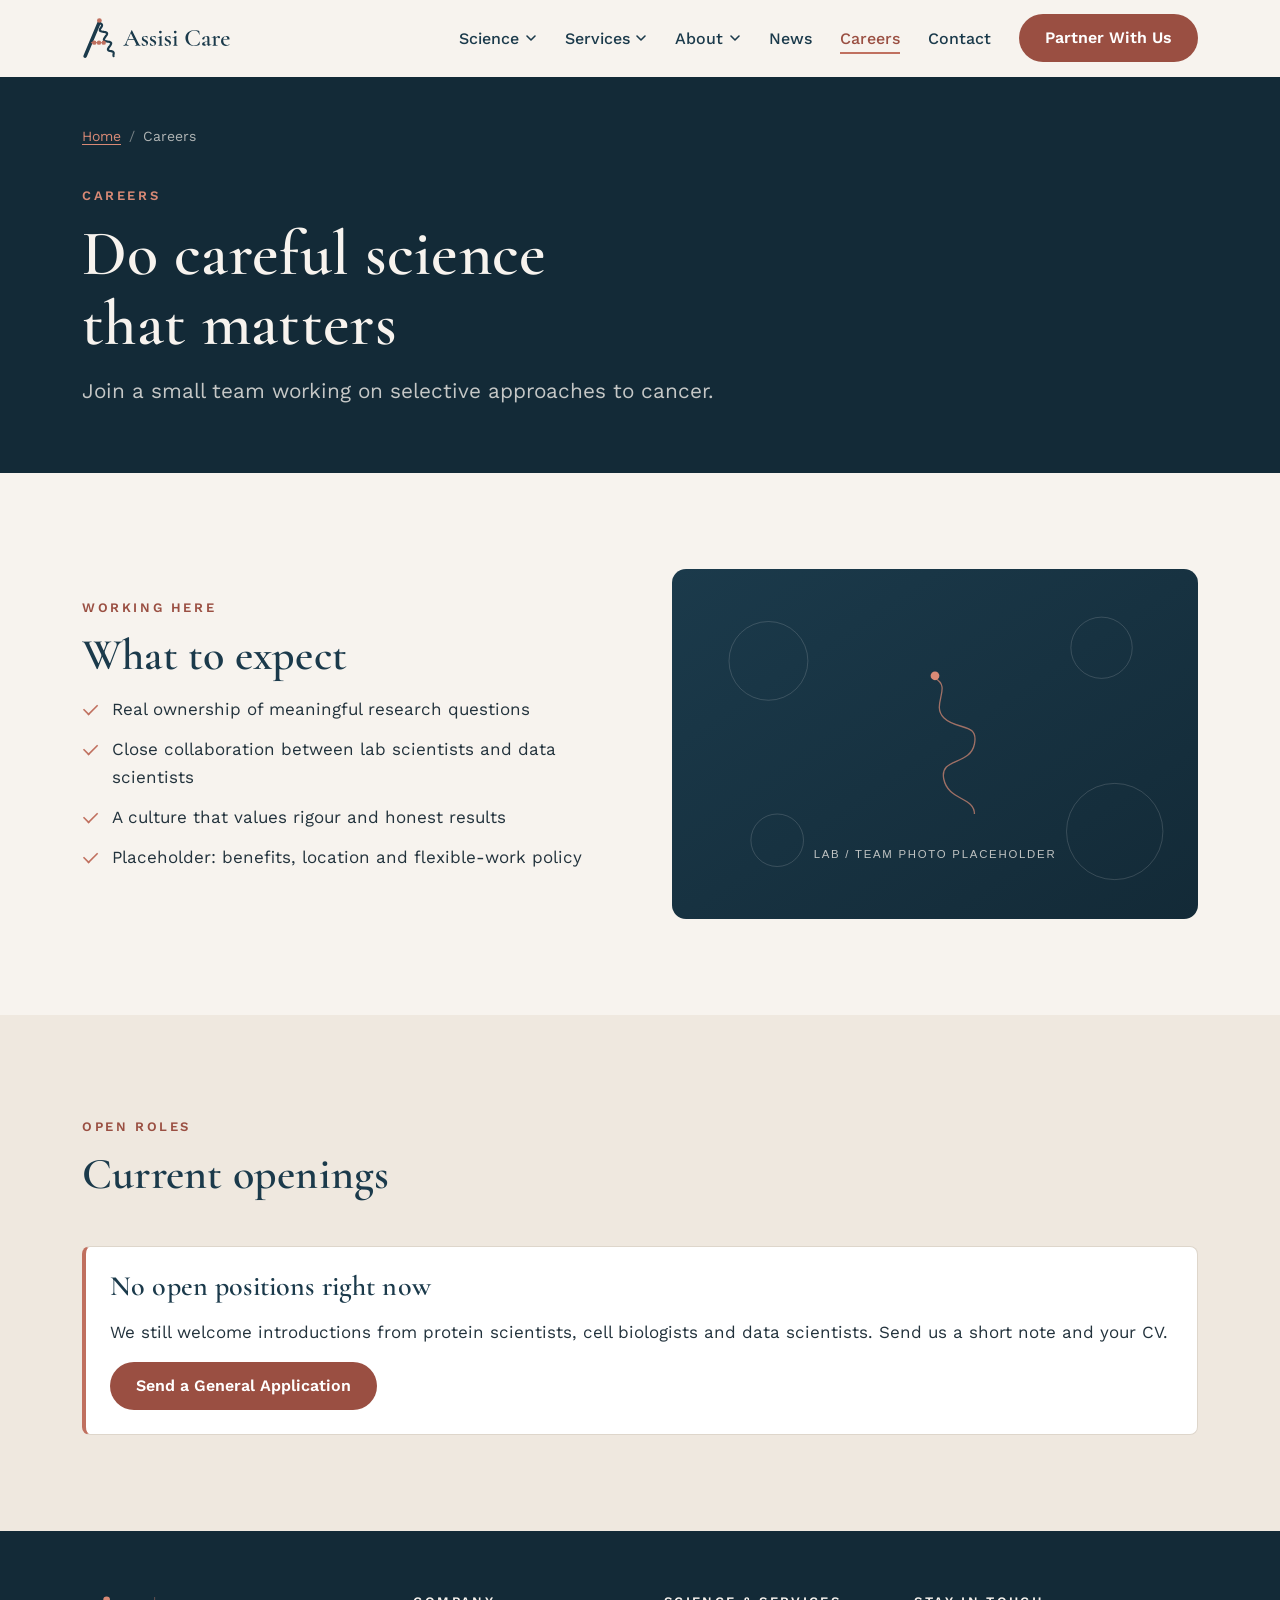
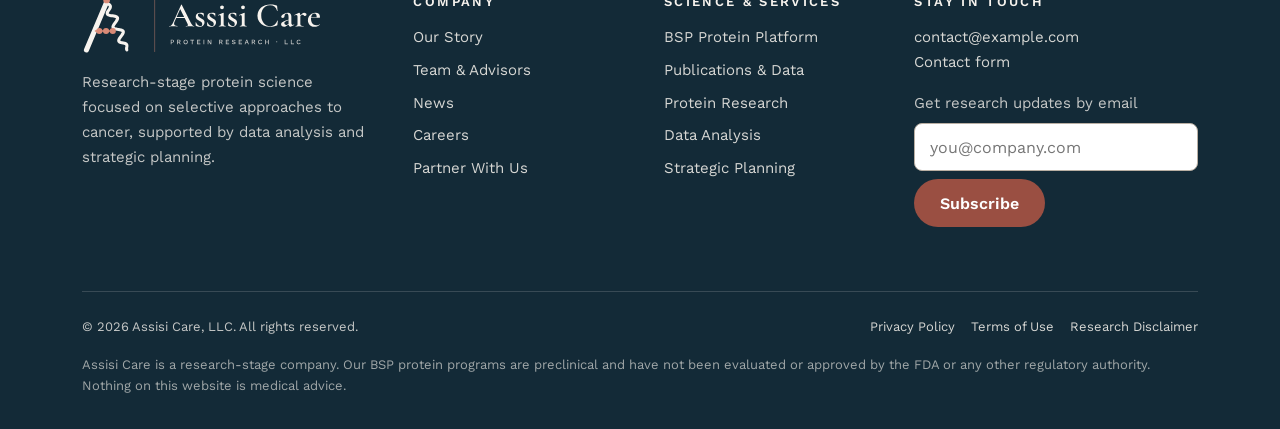
<file: careers.html>
<!DOCTYPE html>
<html lang="en" class="no-js">
<head>
  <meta charset="utf-8">
  <meta name="viewport" content="width=device-width, initial-scale=1">
  <title>Careers | Assisi Care</title>
  <meta name="description" content="Careers at Assisi Care: join a small team of protein and data scientists working on selective cancer research.">
  <link rel="canonical" href="https://assisi.care/careers.html">

  <!-- How the page looks when shared on social media -->
  <meta property="og:type" content="website">
  <meta property="og:site_name" content="Assisi Care">
  <meta property="og:title" content="Careers | Assisi Care">
  <meta property="og:description" content="Careers at Assisi Care: join a small team of protein and data scientists working on selective cancer research.">
  <meta property="og:url" content="https://assisi.care/careers.html">
  <meta property="og:image" content="https://assisi.care/assets/images/og-image.png">
  <meta name="twitter:card" content="summary_large_image">

  <!-- Icons -->
  <link rel="icon" href="assets/logo/favicon.svg" type="image/svg+xml">
  <link rel="apple-touch-icon" href="assets/images/apple-touch-icon.png">
  <meta name="theme-color" content="#132A37">

  <!-- Fonts: Cormorant Garamond (headings), Work Sans (text), IBM Plex Mono (data) -->
  <link rel="preconnect" href="https://fonts.googleapis.com">
  <link rel="preconnect" href="https://fonts.gstatic.com" crossorigin>
  <link rel="stylesheet" href="https://fonts.googleapis.com/css2?family=Cormorant+Garamond:wght@500;600&amp;family=IBM+Plex+Mono:wght@400;500&amp;family=Work+Sans:wght@400;500;600&amp;display=swap">

  <link rel="stylesheet" href="css/styles.css">
  <!-- Tells the CSS that JavaScript is available (used by the mobile menu) -->
  <script>document.documentElement.className = 'js';</script>
  <script src="js/main.js" defer></script>
</head>
<body>
  <a class="skip-link" href="#main">Skip to main content</a>

  <header class="site-header">
    <div class="container header-inner">
      <a class="brand" href="index.html">
        <img src="assets/logo/logo-compact.svg" alt="Assisi Care home" width="149" height="42">
      </a>

      <button class="menu-toggle" type="button" aria-expanded="false" aria-controls="site-nav">
        <span class="menu-toggle__bars" aria-hidden="true"></span>
        <span class="menu-toggle__label">Menu</span>
      </button>

      <nav class="site-nav" id="site-nav" aria-label="Main">
        <ul class="nav-list">
        <li class="nav-item has-submenu">
          <button class="nav-link submenu-toggle" type="button" aria-expanded="false" aria-controls="submenu-science">Science <svg class="chevron" viewBox="0 0 12 12" aria-hidden="true" focusable="false"><path d="M2 4l4 4 4-4" fill="none" stroke="currentColor" stroke-width="1.6" stroke-linecap="round" stroke-linejoin="round"/></svg></button>
          <ul class="submenu" id="submenu-science" hidden>
            <li><a href="science.html"><strong>BSP Protein Platform</strong><span>How our research approach works</span></a></li>
            <li><a href="publications.html"><strong>Publications &amp; Data</strong><span>Papers, posters and patents</span></a></li>
          </ul>
        </li>
        <li class="nav-item has-submenu">
          <button class="nav-link submenu-toggle" type="button" aria-expanded="false" aria-controls="submenu-services">Services <svg class="chevron" viewBox="0 0 12 12" aria-hidden="true" focusable="false"><path d="M2 4l4 4 4-4" fill="none" stroke="currentColor" stroke-width="1.6" stroke-linecap="round" stroke-linejoin="round"/></svg></button>
          <ul class="submenu" id="submenu-services" hidden>
            <li><a href="services.html"><strong>All services</strong><span>How we work with research teams</span></a></li>
            <li><a href="services.html#protein-research"><strong>Protein Research</strong><span>Expression, characterisation, assays</span></a></li>
            <li><a href="services.html#data-analysis"><strong>Data Analysis</strong><span>Statistics, bioinformatics, visualisation</span></a></li>
            <li><a href="services.html#strategic-planning"><strong>Strategic Planning</strong><span>R&amp;D roadmaps and prioritisation</span></a></li>
          </ul>
        </li>
        <li class="nav-item has-submenu">
          <button class="nav-link submenu-toggle" type="button" aria-expanded="false" aria-controls="submenu-about">About <svg class="chevron" viewBox="0 0 12 12" aria-hidden="true" focusable="false"><path d="M2 4l4 4 4-4" fill="none" stroke="currentColor" stroke-width="1.6" stroke-linecap="round" stroke-linejoin="round"/></svg></button>
          <ul class="submenu" id="submenu-about" hidden>
            <li><a href="about.html"><strong>Our Story &amp; Mission</strong><span>Why Assisi Care exists</span></a></li>
            <li><a href="about.html#team"><strong>Team &amp; Advisors</strong><span>The people behind the research</span></a></li>
          </ul>
        </li>
        <li class="nav-item"><a class="nav-link" href="news.html">News</a></li>
        <li class="nav-item"><a class="nav-link" href="careers.html" aria-current="page">Careers</a></li>
        <li class="nav-item"><a class="nav-link" href="contact.html">Contact</a></li>
        <li class="nav-item nav-item--cta"><a class="btn btn--primary" href="partner.html">Partner With Us</a></li>
        </ul>
      </nav>
    </div>
  </header>

  <main id="main" tabindex="-1">
    <section class="section--dark page-hero" aria-labelledby="page-title">
      <div class="container">
        <nav class="breadcrumbs" aria-label="Breadcrumb">
          <ol>
            <li><a href="index.html">Home</a></li>
            <li><span aria-current="page">Careers</span></li>
          </ol>
        </nav>
        <p class="eyebrow">Careers</p>
        <h1 id="page-title">Do careful science that matters</h1>
        <p class="lead mb-0">Join a small team working on selective approaches to cancer.</p>
      </div>
    </section>

    <section class="section" aria-labelledby="culture-title">
      <div class="container split">
        <div>
          <p class="eyebrow">Working here</p>
          <h2 id="culture-title">What to expect</h2>
          <ul class="check-list">
            <li>Real ownership of meaningful research questions</li>
            <li>Close collaboration between lab scientists and data scientists</li>
            <li>A culture that values rigour and honest results</li>
            <li>Placeholder: benefits, location and flexible-work policy</li>
          </ul>
        </div>
        <div class="split__media">
          <img src="assets/images/placeholder-lab.svg" alt="Team at work (placeholder)" width="1200" height="800" loading="lazy">
        </div>
      </div>
    </section>

    <section class="section section--alt" aria-labelledby="roles-title">
      <div class="container">
        <div class="section-header">
          <p class="eyebrow">Open roles</p>
          <h2 id="roles-title">Current openings</h2>
        </div>
        <div class="notice">
          <h3>No open positions right now</h3>
          <p>We still welcome introductions from protein scientists, cell biologists and data scientists. Send us a short note and your CV.</p>
          <a class="btn btn--primary" href="contact.html?type=careers">Send a General Application</a>
        </div>
      </div>
    </section>
  </main>

  <footer class="site-footer">
    <div class="container">
      <div class="footer-grid">
        <div class="footer-brand">
          <img src="assets/logo/logo-horizontal-reversed.svg" alt="Assisi Care, Protein Research" width="240" height="60">
          <p>Research-stage protein science focused on selective approaches to cancer, supported by data analysis and strategic planning.</p>
        </div>

        <nav aria-label="Company">
          <h2>Company</h2>
          <ul class="footer-links">
            <li><a href="about.html">Our Story</a></li>
            <li><a href="about.html#team">Team &amp; Advisors</a></li>
            <li><a href="news.html">News</a></li>
            <li><a href="careers.html">Careers</a></li>
            <li><a href="partner.html">Partner With Us</a></li>
          </ul>
        </nav>

        <nav aria-label="Science and services">
          <h2>Science &amp; Services</h2>
          <ul class="footer-links">
            <li><a href="science.html">BSP Protein Platform</a></li>
            <li><a href="publications.html">Publications &amp; Data</a></li>
            <li><a href="services.html#protein-research">Protein Research</a></li>
            <li><a href="services.html#data-analysis">Data Analysis</a></li>
            <li><a href="services.html#strategic-planning">Strategic Planning</a></li>
          </ul>
        </nav>

        <div>
          <h2>Stay in touch</h2>
          <p><a href="mailto:contact@example.com">contact@example.com</a><br><a href="contact.html">Contact form</a></p>
          <form class="newsletter-form" novalidate>
            <label for="footer-email">Get research updates by email</label>
            <div class="newsletter">
              <input type="email" id="footer-email" name="email" autocomplete="email" placeholder="you@company.com" required>
              <button class="btn btn--primary" type="submit">Subscribe</button>
            </div>
            <p class="form-status small" role="status"></p>
          </form>
        </div>
      </div>

      <div class="footer-bottom">
        <p class="mb-0">&copy; <span data-current-year>2026</span> Assisi Care, LLC. All rights reserved.</p>
        <ul>
          <li><a href="privacy.html">Privacy Policy</a></li>
          <li><a href="terms.html">Terms of Use</a></li>
          <li><a href="disclaimer.html">Research Disclaimer</a></li>
        </ul>
        <p class="disclaimer">Assisi Care is a research-stage company. Our BSP protein programs are preclinical and have not been evaluated or approved by the FDA or any other regulatory authority. Nothing on this website is medical advice.</p>
      </div>
    </div>
  </footer>
</body>
</html>
</file>
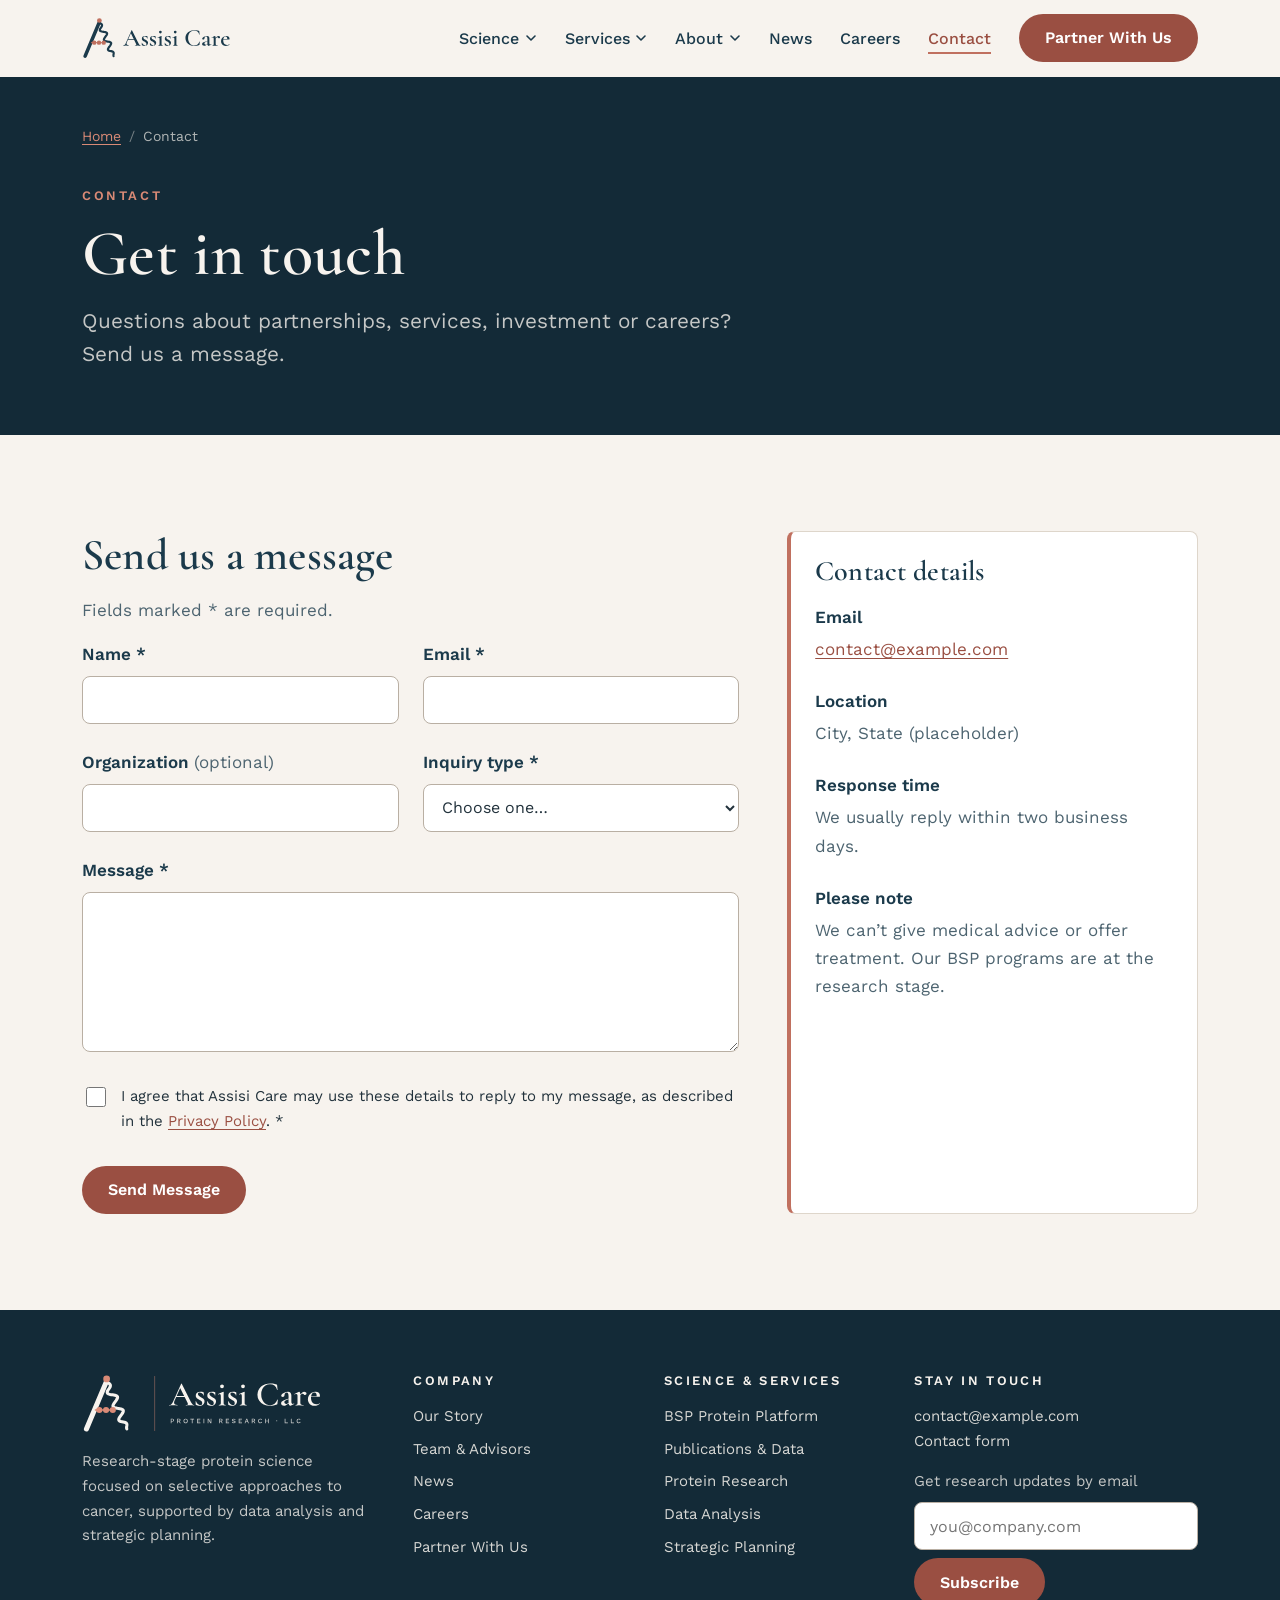
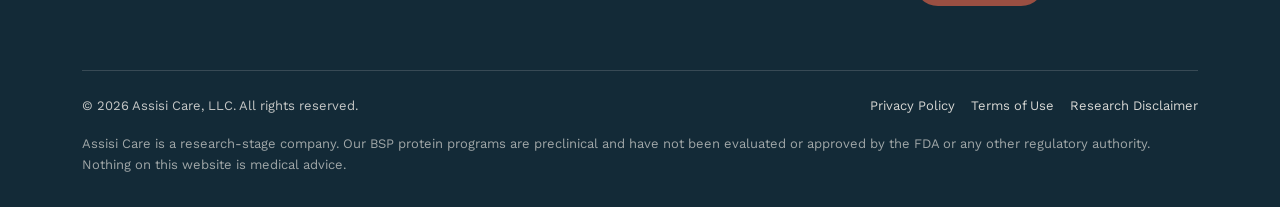
<file: contact.html>
<!DOCTYPE html>
<html lang="en" class="no-js">
<head>
  <meta charset="utf-8">
  <meta name="viewport" content="width=device-width, initial-scale=1">
  <title>Contact | Assisi Care</title>
  <meta name="description" content="Contact Assisi Care about research partnerships, investment, protein research services or careers.">
  <link rel="canonical" href="https://assisi.care/contact.html">

  <!-- How the page looks when shared on social media -->
  <meta property="og:type" content="website">
  <meta property="og:site_name" content="Assisi Care">
  <meta property="og:title" content="Contact | Assisi Care">
  <meta property="og:description" content="Contact Assisi Care about research partnerships, investment, protein research services or careers.">
  <meta property="og:url" content="https://assisi.care/contact.html">
  <meta property="og:image" content="https://assisi.care/assets/images/og-image.png">
  <meta name="twitter:card" content="summary_large_image">

  <!-- Icons -->
  <link rel="icon" href="assets/logo/favicon.svg" type="image/svg+xml">
  <link rel="apple-touch-icon" href="assets/images/apple-touch-icon.png">
  <meta name="theme-color" content="#132A37">

  <!-- Fonts: Cormorant Garamond (headings), Work Sans (text), IBM Plex Mono (data) -->
  <link rel="preconnect" href="https://fonts.googleapis.com">
  <link rel="preconnect" href="https://fonts.gstatic.com" crossorigin>
  <link rel="stylesheet" href="https://fonts.googleapis.com/css2?family=Cormorant+Garamond:wght@500;600&amp;family=IBM+Plex+Mono:wght@400;500&amp;family=Work+Sans:wght@400;500;600&amp;display=swap">

  <link rel="stylesheet" href="css/styles.css">
  <!-- Tells the CSS that JavaScript is available (used by the mobile menu) -->
  <script>document.documentElement.className = 'js';</script>
  <script src="js/main.js" defer></script>
</head>
<body>
  <a class="skip-link" href="#main">Skip to main content</a>

  <header class="site-header">
    <div class="container header-inner">
      <a class="brand" href="index.html">
        <img src="assets/logo/logo-compact.svg" alt="Assisi Care home" width="149" height="42">
      </a>

      <button class="menu-toggle" type="button" aria-expanded="false" aria-controls="site-nav">
        <span class="menu-toggle__bars" aria-hidden="true"></span>
        <span class="menu-toggle__label">Menu</span>
      </button>

      <nav class="site-nav" id="site-nav" aria-label="Main">
        <ul class="nav-list">
        <li class="nav-item has-submenu">
          <button class="nav-link submenu-toggle" type="button" aria-expanded="false" aria-controls="submenu-science">Science <svg class="chevron" viewBox="0 0 12 12" aria-hidden="true" focusable="false"><path d="M2 4l4 4 4-4" fill="none" stroke="currentColor" stroke-width="1.6" stroke-linecap="round" stroke-linejoin="round"/></svg></button>
          <ul class="submenu" id="submenu-science" hidden>
            <li><a href="science.html"><strong>BSP Protein Platform</strong><span>How our research approach works</span></a></li>
            <li><a href="publications.html"><strong>Publications &amp; Data</strong><span>Papers, posters and patents</span></a></li>
          </ul>
        </li>
        <li class="nav-item has-submenu">
          <button class="nav-link submenu-toggle" type="button" aria-expanded="false" aria-controls="submenu-services">Services <svg class="chevron" viewBox="0 0 12 12" aria-hidden="true" focusable="false"><path d="M2 4l4 4 4-4" fill="none" stroke="currentColor" stroke-width="1.6" stroke-linecap="round" stroke-linejoin="round"/></svg></button>
          <ul class="submenu" id="submenu-services" hidden>
            <li><a href="services.html"><strong>All services</strong><span>How we work with research teams</span></a></li>
            <li><a href="services.html#protein-research"><strong>Protein Research</strong><span>Expression, characterisation, assays</span></a></li>
            <li><a href="services.html#data-analysis"><strong>Data Analysis</strong><span>Statistics, bioinformatics, visualisation</span></a></li>
            <li><a href="services.html#strategic-planning"><strong>Strategic Planning</strong><span>R&amp;D roadmaps and prioritisation</span></a></li>
          </ul>
        </li>
        <li class="nav-item has-submenu">
          <button class="nav-link submenu-toggle" type="button" aria-expanded="false" aria-controls="submenu-about">About <svg class="chevron" viewBox="0 0 12 12" aria-hidden="true" focusable="false"><path d="M2 4l4 4 4-4" fill="none" stroke="currentColor" stroke-width="1.6" stroke-linecap="round" stroke-linejoin="round"/></svg></button>
          <ul class="submenu" id="submenu-about" hidden>
            <li><a href="about.html"><strong>Our Story &amp; Mission</strong><span>Why Assisi Care exists</span></a></li>
            <li><a href="about.html#team"><strong>Team &amp; Advisors</strong><span>The people behind the research</span></a></li>
          </ul>
        </li>
        <li class="nav-item"><a class="nav-link" href="news.html">News</a></li>
        <li class="nav-item"><a class="nav-link" href="careers.html">Careers</a></li>
        <li class="nav-item"><a class="nav-link" href="contact.html" aria-current="page">Contact</a></li>
        <li class="nav-item nav-item--cta"><a class="btn btn--primary" href="partner.html">Partner With Us</a></li>
        </ul>
      </nav>
    </div>
  </header>

  <main id="main" tabindex="-1">
    <section class="section--dark page-hero" aria-labelledby="page-title">
      <div class="container">
        <nav class="breadcrumbs" aria-label="Breadcrumb">
          <ol>
            <li><a href="index.html">Home</a></li>
            <li><span aria-current="page">Contact</span></li>
          </ol>
        </nav>
        <p class="eyebrow">Contact</p>
        <h1 id="page-title">Get in touch</h1>
        <p class="lead mb-0">Questions about partnerships, services, investment or careers? Send us a message.</p>
      </div>
    </section>

    <section class="section" aria-labelledby="form-title">
      <div class="container contact-layout">
        <div>
          <h2 id="form-title">Send us a message</h2>
          <p class="muted">Fields marked <span aria-hidden="true">*</span><span class="visually-hidden">with an asterisk</span> are required.</p>

          <!-- The form is sent by js/main.js. See FORM_ENDPOINT at the top of that file. -->
          <form class="form" id="contact-form" novalidate>
            <div class="form-row">
              <div class="field">
                <label for="name">Name <span aria-hidden="true">*</span></label>
                <input type="text" id="name" name="name" autocomplete="name" required aria-describedby="name-error">
                <p class="field-error" id="name-error"></p>
              </div>
              <div class="field">
                <label for="email">Email <span aria-hidden="true">*</span></label>
                <input type="email" id="email" name="email" autocomplete="email" required aria-describedby="email-error">
                <p class="field-error" id="email-error"></p>
              </div>
            </div>

            <div class="form-row">
              <div class="field">
                <label for="organization">Organization <span class="optional">(optional)</span></label>
                <input type="text" id="organization" name="organization" autocomplete="organization">
              </div>
              <div class="field">
                <label for="inquiry">Inquiry type <span aria-hidden="true">*</span></label>
                <select id="inquiry" name="inquiry" required aria-describedby="inquiry-error">
                  <option value="">Choose one&hellip;</option>
                  <option value="partnership">Research partnership or licensing</option>
                  <option value="investor">Investor inquiry</option>
                  <option value="services">Services project</option>
                  <option value="overview">Scientific overview request</option>
                  <option value="media">Media</option>
                  <option value="careers">Careers</option>
                  <option value="other">Something else</option>
                </select>
                <p class="field-error" id="inquiry-error"></p>
              </div>
            </div>

            <div class="field">
              <label for="message">Message <span aria-hidden="true">*</span></label>
              <textarea id="message" name="message" required aria-describedby="message-error"></textarea>
              <p class="field-error" id="message-error"></p>
            </div>

            <!-- Spam trap: hidden from people, filled in by bots -->
            <div class="hp-field" aria-hidden="true">
              <label for="website">Leave this empty</label>
              <input type="text" id="website" name="website" tabindex="-1" autocomplete="off">
            </div>

            <div class="field">
              <label class="checkbox" for="consent">
                <input type="checkbox" id="consent" name="consent" required aria-describedby="consent-error">
                <span>I agree that Assisi Care may use these details to reply to my message, as described in the <a href="privacy.html">Privacy Policy</a>. <span aria-hidden="true">*</span></span>
              </label>
              <p class="field-error" id="consent-error"></p>
            </div>

            <p class="form-status" role="status" aria-live="polite"></p>

            <div>
              <button class="btn btn--primary" type="submit">Send Message</button>
            </div>
          </form>
        </div>

        <section class="notice" aria-labelledby="details-title">
          <h2 id="details-title" class="h-small">Contact details</h2>
          <dl class="contact-details">
            <dt>Email</dt>
            <dd><a href="mailto:contact@example.com">contact@example.com</a></dd>
            <dt>Location</dt>
            <dd>City, State (placeholder)</dd>
            <dt>Response time</dt>
            <dd>We usually reply within two business days.</dd>
            <dt>Please note</dt>
            <dd>We can&rsquo;t give medical advice or offer treatment. Our BSP programs are at the research stage.</dd>
          </dl>
        </section>
      </div>
    </section>
  </main>

  <footer class="site-footer">
    <div class="container">
      <div class="footer-grid">
        <div class="footer-brand">
          <img src="assets/logo/logo-horizontal-reversed.svg" alt="Assisi Care, Protein Research" width="240" height="60">
          <p>Research-stage protein science focused on selective approaches to cancer, supported by data analysis and strategic planning.</p>
        </div>

        <nav aria-label="Company">
          <h2>Company</h2>
          <ul class="footer-links">
            <li><a href="about.html">Our Story</a></li>
            <li><a href="about.html#team">Team &amp; Advisors</a></li>
            <li><a href="news.html">News</a></li>
            <li><a href="careers.html">Careers</a></li>
            <li><a href="partner.html">Partner With Us</a></li>
          </ul>
        </nav>

        <nav aria-label="Science and services">
          <h2>Science &amp; Services</h2>
          <ul class="footer-links">
            <li><a href="science.html">BSP Protein Platform</a></li>
            <li><a href="publications.html">Publications &amp; Data</a></li>
            <li><a href="services.html#protein-research">Protein Research</a></li>
            <li><a href="services.html#data-analysis">Data Analysis</a></li>
            <li><a href="services.html#strategic-planning">Strategic Planning</a></li>
          </ul>
        </nav>

        <div>
          <h2>Stay in touch</h2>
          <p><a href="mailto:contact@example.com">contact@example.com</a><br><a href="contact.html">Contact form</a></p>
          <form class="newsletter-form" novalidate>
            <label for="footer-email">Get research updates by email</label>
            <div class="newsletter">
              <input type="email" id="footer-email" name="email" autocomplete="email" placeholder="you@company.com" required>
              <button class="btn btn--primary" type="submit">Subscribe</button>
            </div>
            <p class="form-status small" role="status"></p>
          </form>
        </div>
      </div>

      <div class="footer-bottom">
        <p class="mb-0">&copy; <span data-current-year>2026</span> Assisi Care, LLC. All rights reserved.</p>
        <ul>
          <li><a href="privacy.html">Privacy Policy</a></li>
          <li><a href="terms.html">Terms of Use</a></li>
          <li><a href="disclaimer.html">Research Disclaimer</a></li>
        </ul>
        <p class="disclaimer">Assisi Care is a research-stage company. Our BSP protein programs are preclinical and have not been evaluated or approved by the FDA or any other regulatory authority. Nothing on this website is medical advice.</p>
      </div>
    </div>
  </footer>
</body>
</html>
</file>
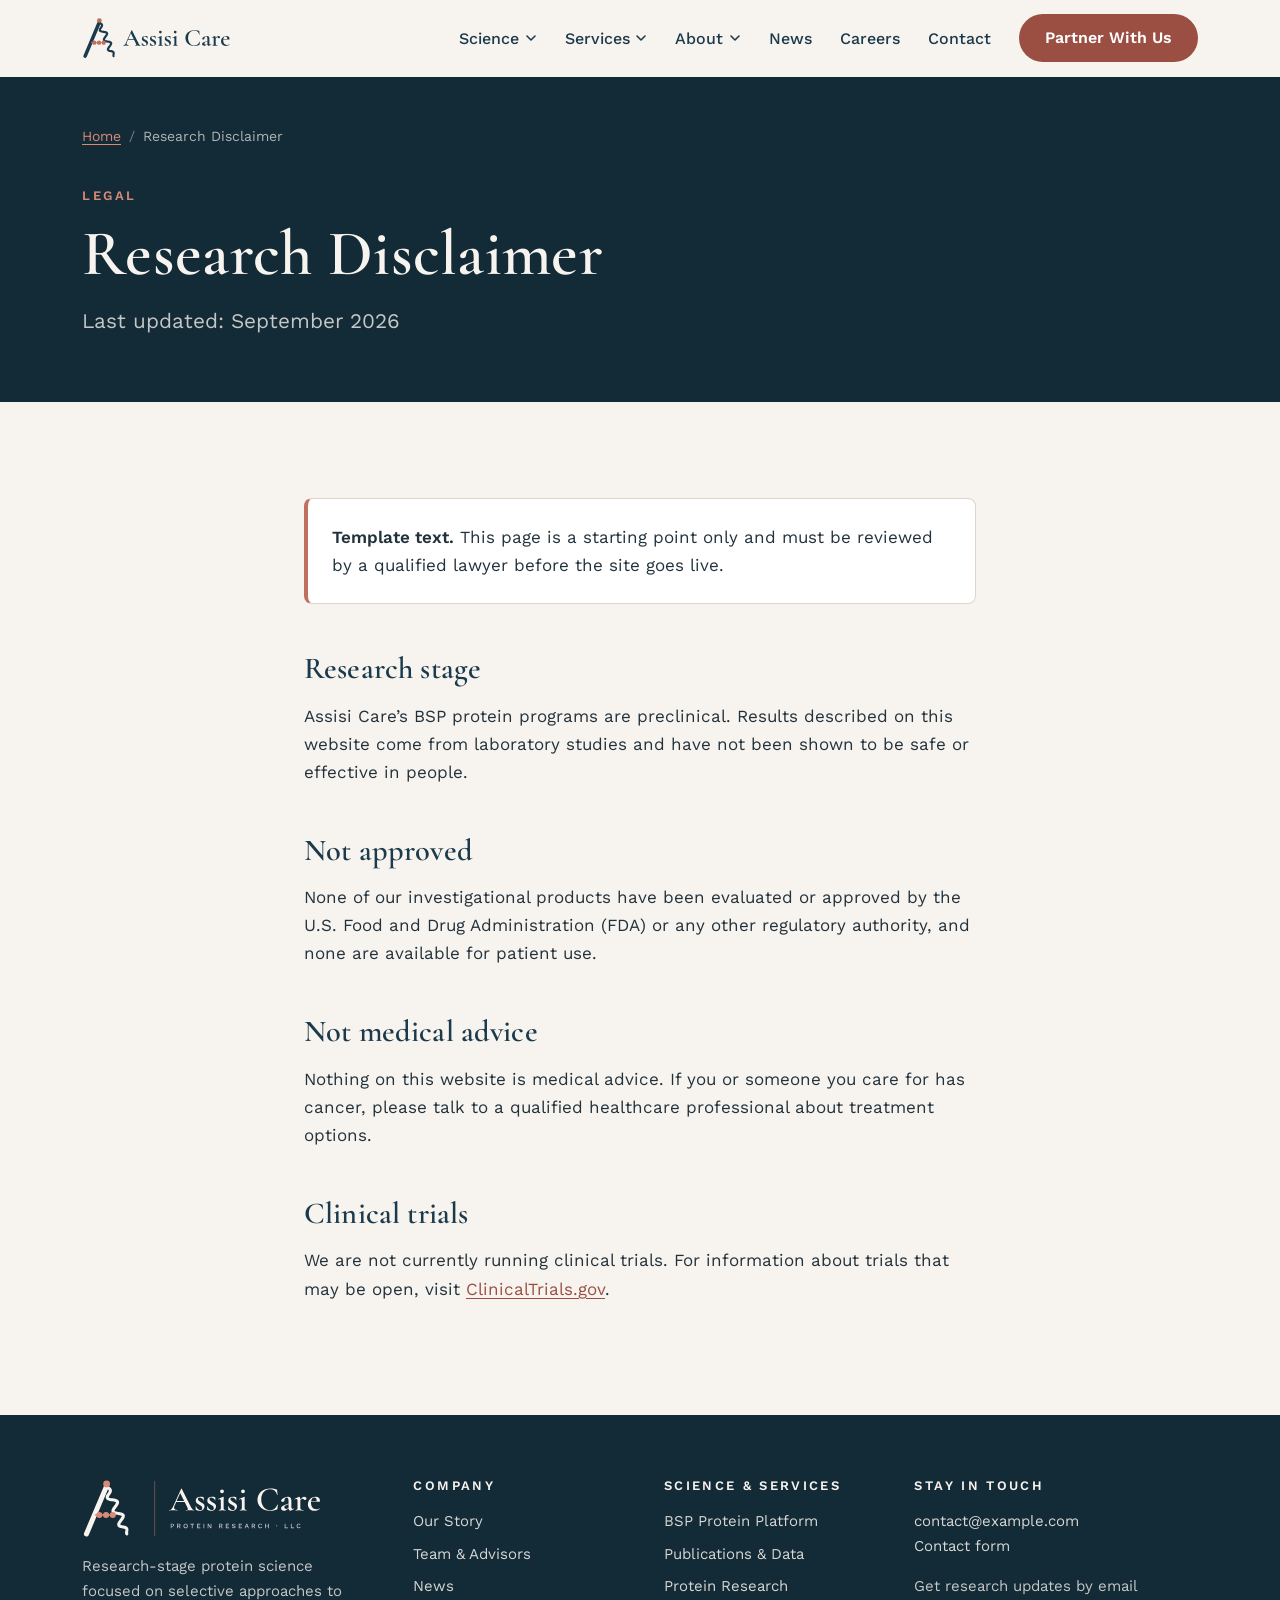
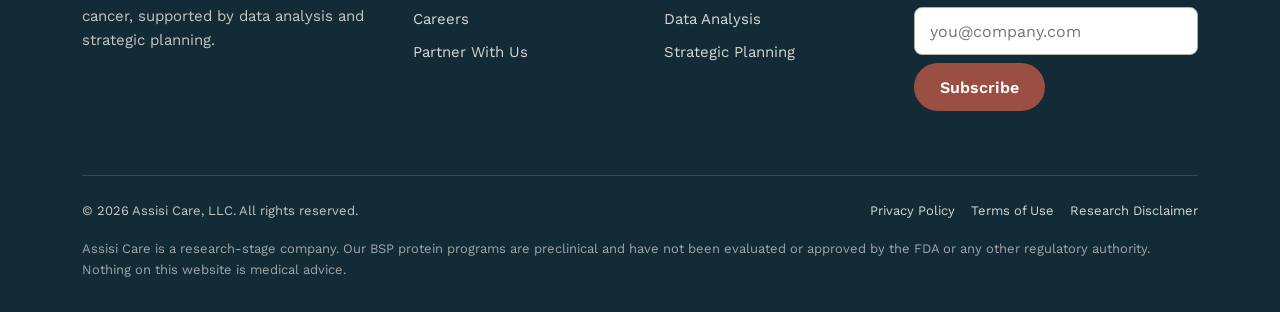
<file: disclaimer.html>
<!DOCTYPE html>
<html lang="en" class="no-js">
<head>
  <meta charset="utf-8">
  <meta name="viewport" content="width=device-width, initial-scale=1">
  <title>Research Disclaimer | Assisi Care</title>
  <meta name="description" content="Assisi Care's BSP protein programs are at the preclinical research stage and are not approved for any medical use.">
  <link rel="canonical" href="https://assisi.care/disclaimer.html">

  <!-- How the page looks when shared on social media -->
  <meta property="og:type" content="website">
  <meta property="og:site_name" content="Assisi Care">
  <meta property="og:title" content="Research Disclaimer | Assisi Care">
  <meta property="og:description" content="Assisi Care's BSP protein programs are at the preclinical research stage and are not approved for any medical use.">
  <meta property="og:url" content="https://assisi.care/disclaimer.html">
  <meta property="og:image" content="https://assisi.care/assets/images/og-image.png">
  <meta name="twitter:card" content="summary_large_image">

  <!-- Icons -->
  <link rel="icon" href="assets/logo/favicon.svg" type="image/svg+xml">
  <link rel="apple-touch-icon" href="assets/images/apple-touch-icon.png">
  <meta name="theme-color" content="#132A37">

  <!-- Fonts: Cormorant Garamond (headings), Work Sans (text), IBM Plex Mono (data) -->
  <link rel="preconnect" href="https://fonts.googleapis.com">
  <link rel="preconnect" href="https://fonts.gstatic.com" crossorigin>
  <link rel="stylesheet" href="https://fonts.googleapis.com/css2?family=Cormorant+Garamond:wght@500;600&amp;family=IBM+Plex+Mono:wght@400;500&amp;family=Work+Sans:wght@400;500;600&amp;display=swap">

  <link rel="stylesheet" href="css/styles.css">
  <!-- Tells the CSS that JavaScript is available (used by the mobile menu) -->
  <script>document.documentElement.className = 'js';</script>
  <script src="js/main.js" defer></script>
</head>
<body>
  <a class="skip-link" href="#main">Skip to main content</a>

  <header class="site-header">
    <div class="container header-inner">
      <a class="brand" href="index.html">
        <img src="assets/logo/logo-compact.svg" alt="Assisi Care home" width="149" height="42">
      </a>

      <button class="menu-toggle" type="button" aria-expanded="false" aria-controls="site-nav">
        <span class="menu-toggle__bars" aria-hidden="true"></span>
        <span class="menu-toggle__label">Menu</span>
      </button>

      <nav class="site-nav" id="site-nav" aria-label="Main">
        <ul class="nav-list">
        <li class="nav-item has-submenu">
          <button class="nav-link submenu-toggle" type="button" aria-expanded="false" aria-controls="submenu-science">Science <svg class="chevron" viewBox="0 0 12 12" aria-hidden="true" focusable="false"><path d="M2 4l4 4 4-4" fill="none" stroke="currentColor" stroke-width="1.6" stroke-linecap="round" stroke-linejoin="round"/></svg></button>
          <ul class="submenu" id="submenu-science" hidden>
            <li><a href="science.html"><strong>BSP Protein Platform</strong><span>How our research approach works</span></a></li>
            <li><a href="publications.html"><strong>Publications &amp; Data</strong><span>Papers, posters and patents</span></a></li>
          </ul>
        </li>
        <li class="nav-item has-submenu">
          <button class="nav-link submenu-toggle" type="button" aria-expanded="false" aria-controls="submenu-services">Services <svg class="chevron" viewBox="0 0 12 12" aria-hidden="true" focusable="false"><path d="M2 4l4 4 4-4" fill="none" stroke="currentColor" stroke-width="1.6" stroke-linecap="round" stroke-linejoin="round"/></svg></button>
          <ul class="submenu" id="submenu-services" hidden>
            <li><a href="services.html"><strong>All services</strong><span>How we work with research teams</span></a></li>
            <li><a href="services.html#protein-research"><strong>Protein Research</strong><span>Expression, characterisation, assays</span></a></li>
            <li><a href="services.html#data-analysis"><strong>Data Analysis</strong><span>Statistics, bioinformatics, visualisation</span></a></li>
            <li><a href="services.html#strategic-planning"><strong>Strategic Planning</strong><span>R&amp;D roadmaps and prioritisation</span></a></li>
          </ul>
        </li>
        <li class="nav-item has-submenu">
          <button class="nav-link submenu-toggle" type="button" aria-expanded="false" aria-controls="submenu-about">About <svg class="chevron" viewBox="0 0 12 12" aria-hidden="true" focusable="false"><path d="M2 4l4 4 4-4" fill="none" stroke="currentColor" stroke-width="1.6" stroke-linecap="round" stroke-linejoin="round"/></svg></button>
          <ul class="submenu" id="submenu-about" hidden>
            <li><a href="about.html"><strong>Our Story &amp; Mission</strong><span>Why Assisi Care exists</span></a></li>
            <li><a href="about.html#team"><strong>Team &amp; Advisors</strong><span>The people behind the research</span></a></li>
          </ul>
        </li>
        <li class="nav-item"><a class="nav-link" href="news.html">News</a></li>
        <li class="nav-item"><a class="nav-link" href="careers.html">Careers</a></li>
        <li class="nav-item"><a class="nav-link" href="contact.html">Contact</a></li>
        <li class="nav-item nav-item--cta"><a class="btn btn--primary" href="partner.html">Partner With Us</a></li>
        </ul>
      </nav>
    </div>
  </header>

  <main id="main" tabindex="-1">
    <section class="section--dark page-hero" aria-labelledby="page-title">
      <div class="container">
        <nav class="breadcrumbs" aria-label="Breadcrumb">
          <ol>
            <li><a href="index.html">Home</a></li>
            <li><span aria-current="page">Research Disclaimer</span></li>
          </ol>
        </nav>
        <p class="eyebrow">Legal</p>
        <h1 id="page-title">Research Disclaimer</h1>
        <p class="lead mb-0">Last updated: September 2026</p>
      </div>
    </section>

    <section class="section">
      <div class="container prose">
        <div class="notice">
          <p><strong>Template text.</strong> This page is a starting point only and must be reviewed by a qualified lawyer before the site goes live.</p>
        </div>
        <h2>Research stage</h2>
        <p>Assisi Care&rsquo;s BSP protein programs are preclinical. Results described on this website come from laboratory studies and have not been shown to be safe or effective in people.</p>
        <h2>Not approved</h2>
        <p>None of our investigational products have been evaluated or approved by the U.S. Food and Drug Administration (FDA) or any other regulatory authority, and none are available for patient use.</p>
        <h2>Not medical advice</h2>
        <p>Nothing on this website is medical advice. If you or someone you care for has cancer, please talk to a qualified healthcare professional about treatment options.</p>
        <h2>Clinical trials</h2>
        <p>We are not currently running clinical trials. For information about trials that may be open, visit <a href="https://clinicaltrials.gov">ClinicalTrials.gov</a>.</p>
      </div>
    </section>
  </main>

  <footer class="site-footer">
    <div class="container">
      <div class="footer-grid">
        <div class="footer-brand">
          <img src="assets/logo/logo-horizontal-reversed.svg" alt="Assisi Care, Protein Research" width="240" height="60">
          <p>Research-stage protein science focused on selective approaches to cancer, supported by data analysis and strategic planning.</p>
        </div>

        <nav aria-label="Company">
          <h2>Company</h2>
          <ul class="footer-links">
            <li><a href="about.html">Our Story</a></li>
            <li><a href="about.html#team">Team &amp; Advisors</a></li>
            <li><a href="news.html">News</a></li>
            <li><a href="careers.html">Careers</a></li>
            <li><a href="partner.html">Partner With Us</a></li>
          </ul>
        </nav>

        <nav aria-label="Science and services">
          <h2>Science &amp; Services</h2>
          <ul class="footer-links">
            <li><a href="science.html">BSP Protein Platform</a></li>
            <li><a href="publications.html">Publications &amp; Data</a></li>
            <li><a href="services.html#protein-research">Protein Research</a></li>
            <li><a href="services.html#data-analysis">Data Analysis</a></li>
            <li><a href="services.html#strategic-planning">Strategic Planning</a></li>
          </ul>
        </nav>

        <div>
          <h2>Stay in touch</h2>
          <p><a href="mailto:contact@example.com">contact@example.com</a><br><a href="contact.html">Contact form</a></p>
          <form class="newsletter-form" novalidate>
            <label for="footer-email">Get research updates by email</label>
            <div class="newsletter">
              <input type="email" id="footer-email" name="email" autocomplete="email" placeholder="you@company.com" required>
              <button class="btn btn--primary" type="submit">Subscribe</button>
            </div>
            <p class="form-status small" role="status"></p>
          </form>
        </div>
      </div>

      <div class="footer-bottom">
        <p class="mb-0">&copy; <span data-current-year>2026</span> Assisi Care, LLC. All rights reserved.</p>
        <ul>
          <li><a href="privacy.html">Privacy Policy</a></li>
          <li><a href="terms.html">Terms of Use</a></li>
          <li><a href="disclaimer.html">Research Disclaimer</a></li>
        </ul>
        <p class="disclaimer">Assisi Care is a research-stage company. Our BSP protein programs are preclinical and have not been evaluated or approved by the FDA or any other regulatory authority. Nothing on this website is medical advice.</p>
      </div>
    </div>
  </footer>
</body>
</html>
</file>
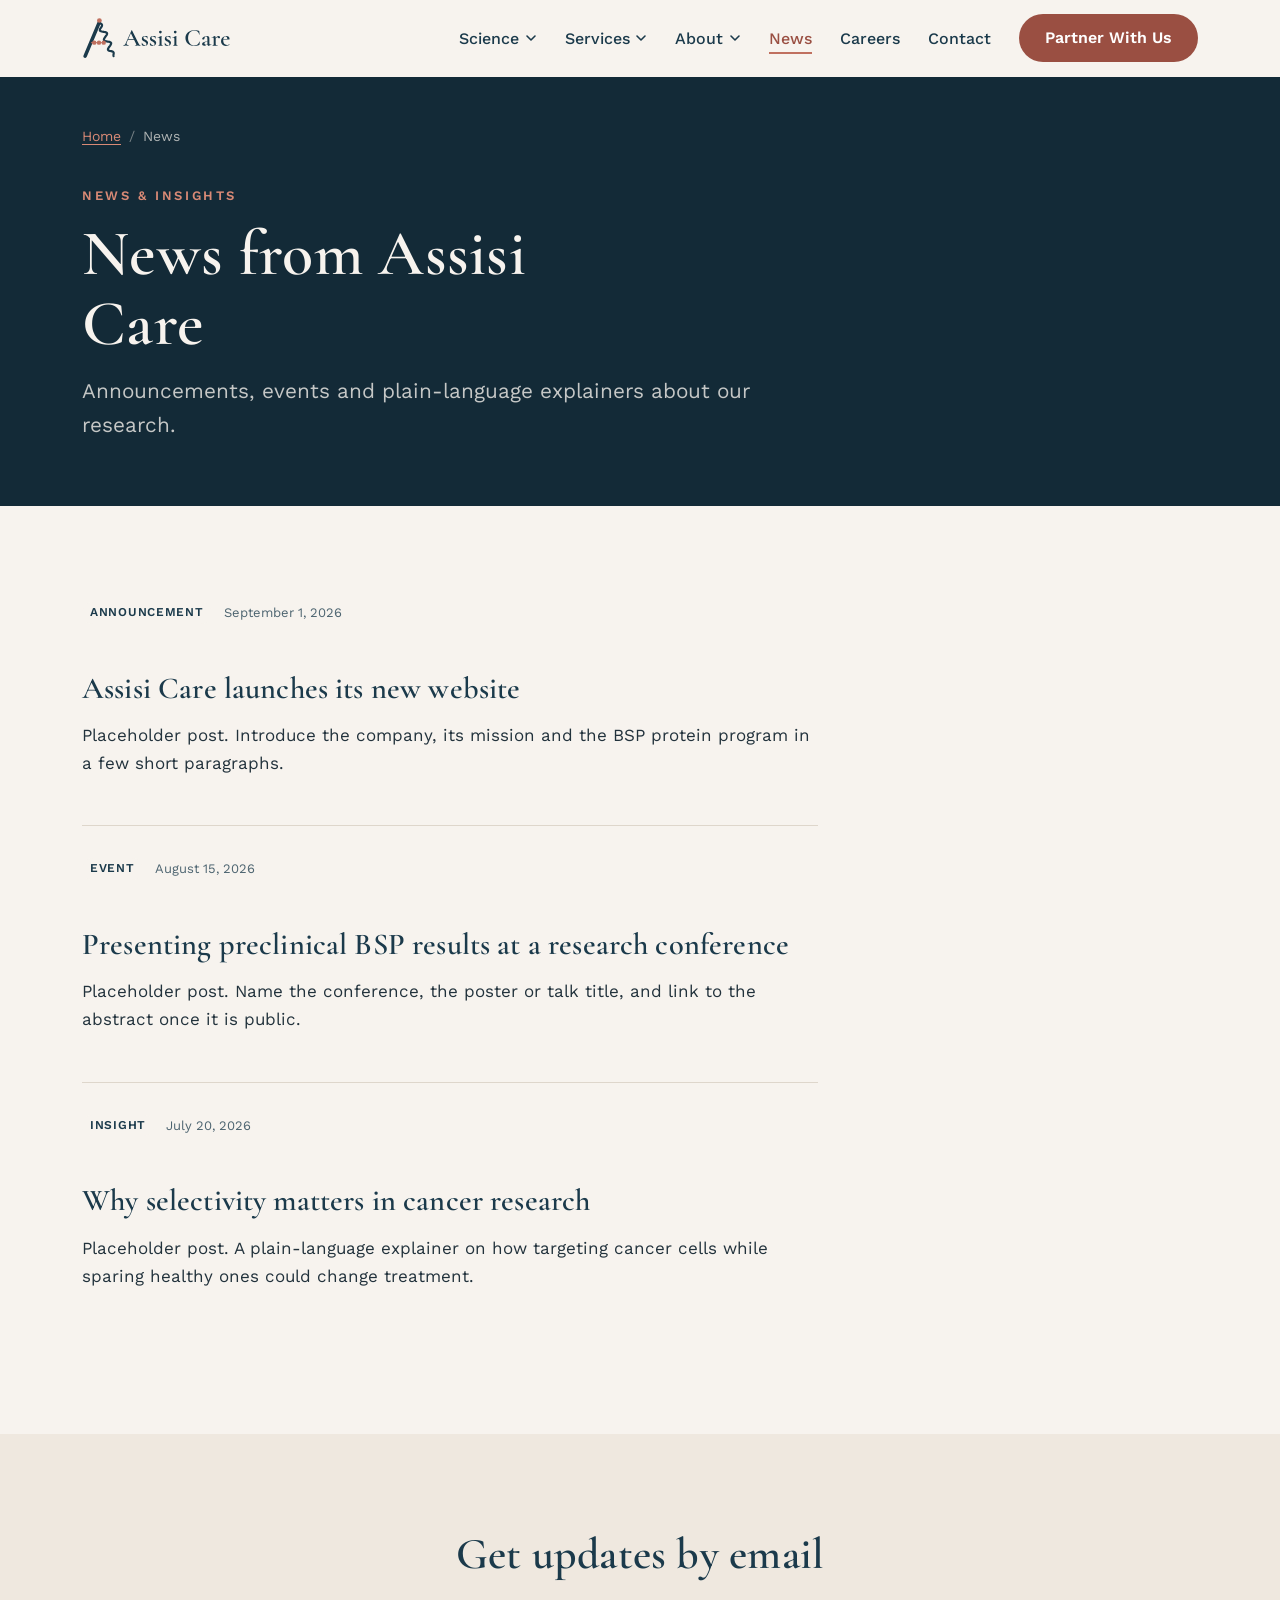
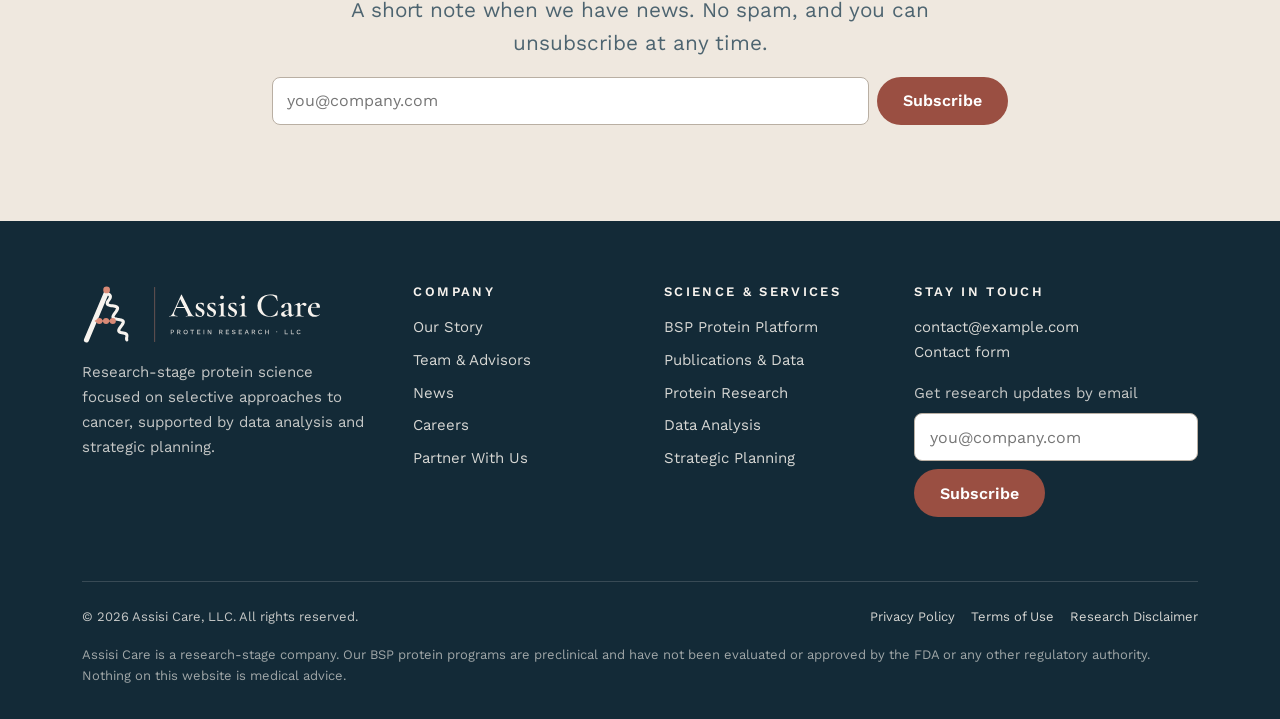
<file: news.html>
<!DOCTYPE html>
<html lang="en" class="no-js">
<head>
  <meta charset="utf-8">
  <meta name="viewport" content="width=device-width, initial-scale=1">
  <title>News & Insights | Assisi Care</title>
  <meta name="description" content="Announcements, conference updates and plain-language explainers from Assisi Care's protein research team.">
  <link rel="canonical" href="https://assisi.care/news.html">

  <!-- How the page looks when shared on social media -->
  <meta property="og:type" content="website">
  <meta property="og:site_name" content="Assisi Care">
  <meta property="og:title" content="News & Insights | Assisi Care">
  <meta property="og:description" content="Announcements, conference updates and plain-language explainers from Assisi Care's protein research team.">
  <meta property="og:url" content="https://assisi.care/news.html">
  <meta property="og:image" content="https://assisi.care/assets/images/og-image.png">
  <meta name="twitter:card" content="summary_large_image">

  <!-- Icons -->
  <link rel="icon" href="assets/logo/favicon.svg" type="image/svg+xml">
  <link rel="apple-touch-icon" href="assets/images/apple-touch-icon.png">
  <meta name="theme-color" content="#132A37">

  <!-- Fonts: Cormorant Garamond (headings), Work Sans (text), IBM Plex Mono (data) -->
  <link rel="preconnect" href="https://fonts.googleapis.com">
  <link rel="preconnect" href="https://fonts.gstatic.com" crossorigin>
  <link rel="stylesheet" href="https://fonts.googleapis.com/css2?family=Cormorant+Garamond:wght@500;600&amp;family=IBM+Plex+Mono:wght@400;500&amp;family=Work+Sans:wght@400;500;600&amp;display=swap">

  <link rel="stylesheet" href="css/styles.css">
  <!-- Tells the CSS that JavaScript is available (used by the mobile menu) -->
  <script>document.documentElement.className = 'js';</script>
  <script src="js/main.js" defer></script>
</head>
<body>
  <a class="skip-link" href="#main">Skip to main content</a>

  <header class="site-header">
    <div class="container header-inner">
      <a class="brand" href="index.html">
        <img src="assets/logo/logo-compact.svg" alt="Assisi Care home" width="149" height="42">
      </a>

      <button class="menu-toggle" type="button" aria-expanded="false" aria-controls="site-nav">
        <span class="menu-toggle__bars" aria-hidden="true"></span>
        <span class="menu-toggle__label">Menu</span>
      </button>

      <nav class="site-nav" id="site-nav" aria-label="Main">
        <ul class="nav-list">
        <li class="nav-item has-submenu">
          <button class="nav-link submenu-toggle" type="button" aria-expanded="false" aria-controls="submenu-science">Science <svg class="chevron" viewBox="0 0 12 12" aria-hidden="true" focusable="false"><path d="M2 4l4 4 4-4" fill="none" stroke="currentColor" stroke-width="1.6" stroke-linecap="round" stroke-linejoin="round"/></svg></button>
          <ul class="submenu" id="submenu-science" hidden>
            <li><a href="science.html"><strong>BSP Protein Platform</strong><span>How our research approach works</span></a></li>
            <li><a href="publications.html"><strong>Publications &amp; Data</strong><span>Papers, posters and patents</span></a></li>
          </ul>
        </li>
        <li class="nav-item has-submenu">
          <button class="nav-link submenu-toggle" type="button" aria-expanded="false" aria-controls="submenu-services">Services <svg class="chevron" viewBox="0 0 12 12" aria-hidden="true" focusable="false"><path d="M2 4l4 4 4-4" fill="none" stroke="currentColor" stroke-width="1.6" stroke-linecap="round" stroke-linejoin="round"/></svg></button>
          <ul class="submenu" id="submenu-services" hidden>
            <li><a href="services.html"><strong>All services</strong><span>How we work with research teams</span></a></li>
            <li><a href="services.html#protein-research"><strong>Protein Research</strong><span>Expression, characterisation, assays</span></a></li>
            <li><a href="services.html#data-analysis"><strong>Data Analysis</strong><span>Statistics, bioinformatics, visualisation</span></a></li>
            <li><a href="services.html#strategic-planning"><strong>Strategic Planning</strong><span>R&amp;D roadmaps and prioritisation</span></a></li>
          </ul>
        </li>
        <li class="nav-item has-submenu">
          <button class="nav-link submenu-toggle" type="button" aria-expanded="false" aria-controls="submenu-about">About <svg class="chevron" viewBox="0 0 12 12" aria-hidden="true" focusable="false"><path d="M2 4l4 4 4-4" fill="none" stroke="currentColor" stroke-width="1.6" stroke-linecap="round" stroke-linejoin="round"/></svg></button>
          <ul class="submenu" id="submenu-about" hidden>
            <li><a href="about.html"><strong>Our Story &amp; Mission</strong><span>Why Assisi Care exists</span></a></li>
            <li><a href="about.html#team"><strong>Team &amp; Advisors</strong><span>The people behind the research</span></a></li>
          </ul>
        </li>
        <li class="nav-item"><a class="nav-link" href="news.html" aria-current="page">News</a></li>
        <li class="nav-item"><a class="nav-link" href="careers.html">Careers</a></li>
        <li class="nav-item"><a class="nav-link" href="contact.html">Contact</a></li>
        <li class="nav-item nav-item--cta"><a class="btn btn--primary" href="partner.html">Partner With Us</a></li>
        </ul>
      </nav>
    </div>
  </header>

  <main id="main" tabindex="-1">
    <section class="section--dark page-hero" aria-labelledby="page-title">
      <div class="container">
        <nav class="breadcrumbs" aria-label="Breadcrumb">
          <ol>
            <li><a href="index.html">Home</a></li>
            <li><span aria-current="page">News</span></li>
          </ol>
        </nav>
        <p class="eyebrow">News &amp; insights</p>
        <h1 id="page-title">News from Assisi Care</h1>
        <p class="lead mb-0">Announcements, events and plain-language explainers about our research.</p>
      </div>
    </section>

    <section class="section" aria-label="Posts">
      <div class="container">
        <div class="prose">
        <article class="post" id="news-launch" aria-labelledby="news-launch-title">
          <p class="meta"><span class="tag">Announcement</span> <time datetime="2026-09-01">September 1, 2026</time></p>
          <h2 id="news-launch-title">Assisi Care launches its new website</h2>
          <p>Placeholder post. Introduce the company, its mission and the BSP protein program in a few short paragraphs.</p>
        </article>
        <article class="post" id="news-conference" aria-labelledby="news-conference-title">
          <p class="meta"><span class="tag">Event</span> <time datetime="2026-08-15">August 15, 2026</time></p>
          <h2 id="news-conference-title">Presenting preclinical BSP results at a research conference</h2>
          <p>Placeholder post. Name the conference, the poster or talk title, and link to the abstract once it is public.</p>
        </article>
        <article class="post" id="news-explainer" aria-labelledby="news-explainer-title">
          <p class="meta"><span class="tag">Insight</span> <time datetime="2026-07-20">July 20, 2026</time></p>
          <h2 id="news-explainer-title">Why selectivity matters in cancer research</h2>
          <p>Placeholder post. A plain-language explainer on how targeting cancer cells while sparing healthy ones could change treatment.</p>
        </article>
        </div>
      </div>
    </section>

    <section class="section section--alt" aria-labelledby="subscribe-title">
      <div class="container">
        <div class="section-header section-header--center mb-0">
          <h2 id="subscribe-title">Get updates by email</h2>
          <p class="lead">A short note when we have news. No spam, and you can unsubscribe at any time.</p>
          <form class="newsletter-form" novalidate>
            <label class="visually-hidden" for="news-email">Email address</label>
            <div class="newsletter">
              <input type="email" id="news-email" name="email" autocomplete="email" placeholder="you@company.com" required>
              <button class="btn btn--primary" type="submit">Subscribe</button>
            </div>
            <p class="form-status small" role="status"></p>
          </form>
        </div>
      </div>
    </section>
  </main>

  <footer class="site-footer">
    <div class="container">
      <div class="footer-grid">
        <div class="footer-brand">
          <img src="assets/logo/logo-horizontal-reversed.svg" alt="Assisi Care, Protein Research" width="240" height="60">
          <p>Research-stage protein science focused on selective approaches to cancer, supported by data analysis and strategic planning.</p>
        </div>

        <nav aria-label="Company">
          <h2>Company</h2>
          <ul class="footer-links">
            <li><a href="about.html">Our Story</a></li>
            <li><a href="about.html#team">Team &amp; Advisors</a></li>
            <li><a href="news.html">News</a></li>
            <li><a href="careers.html">Careers</a></li>
            <li><a href="partner.html">Partner With Us</a></li>
          </ul>
        </nav>

        <nav aria-label="Science and services">
          <h2>Science &amp; Services</h2>
          <ul class="footer-links">
            <li><a href="science.html">BSP Protein Platform</a></li>
            <li><a href="publications.html">Publications &amp; Data</a></li>
            <li><a href="services.html#protein-research">Protein Research</a></li>
            <li><a href="services.html#data-analysis">Data Analysis</a></li>
            <li><a href="services.html#strategic-planning">Strategic Planning</a></li>
          </ul>
        </nav>

        <div>
          <h2>Stay in touch</h2>
          <p><a href="mailto:contact@example.com">contact@example.com</a><br><a href="contact.html">Contact form</a></p>
          <form class="newsletter-form" novalidate>
            <label for="footer-email">Get research updates by email</label>
            <div class="newsletter">
              <input type="email" id="footer-email" name="email" autocomplete="email" placeholder="you@company.com" required>
              <button class="btn btn--primary" type="submit">Subscribe</button>
            </div>
            <p class="form-status small" role="status"></p>
          </form>
        </div>
      </div>

      <div class="footer-bottom">
        <p class="mb-0">&copy; <span data-current-year>2026</span> Assisi Care, LLC. All rights reserved.</p>
        <ul>
          <li><a href="privacy.html">Privacy Policy</a></li>
          <li><a href="terms.html">Terms of Use</a></li>
          <li><a href="disclaimer.html">Research Disclaimer</a></li>
        </ul>
        <p class="disclaimer">Assisi Care is a research-stage company. Our BSP protein programs are preclinical and have not been evaluated or approved by the FDA or any other regulatory authority. Nothing on this website is medical advice.</p>
      </div>
    </div>
  </footer>
</body>
</html>
</file>
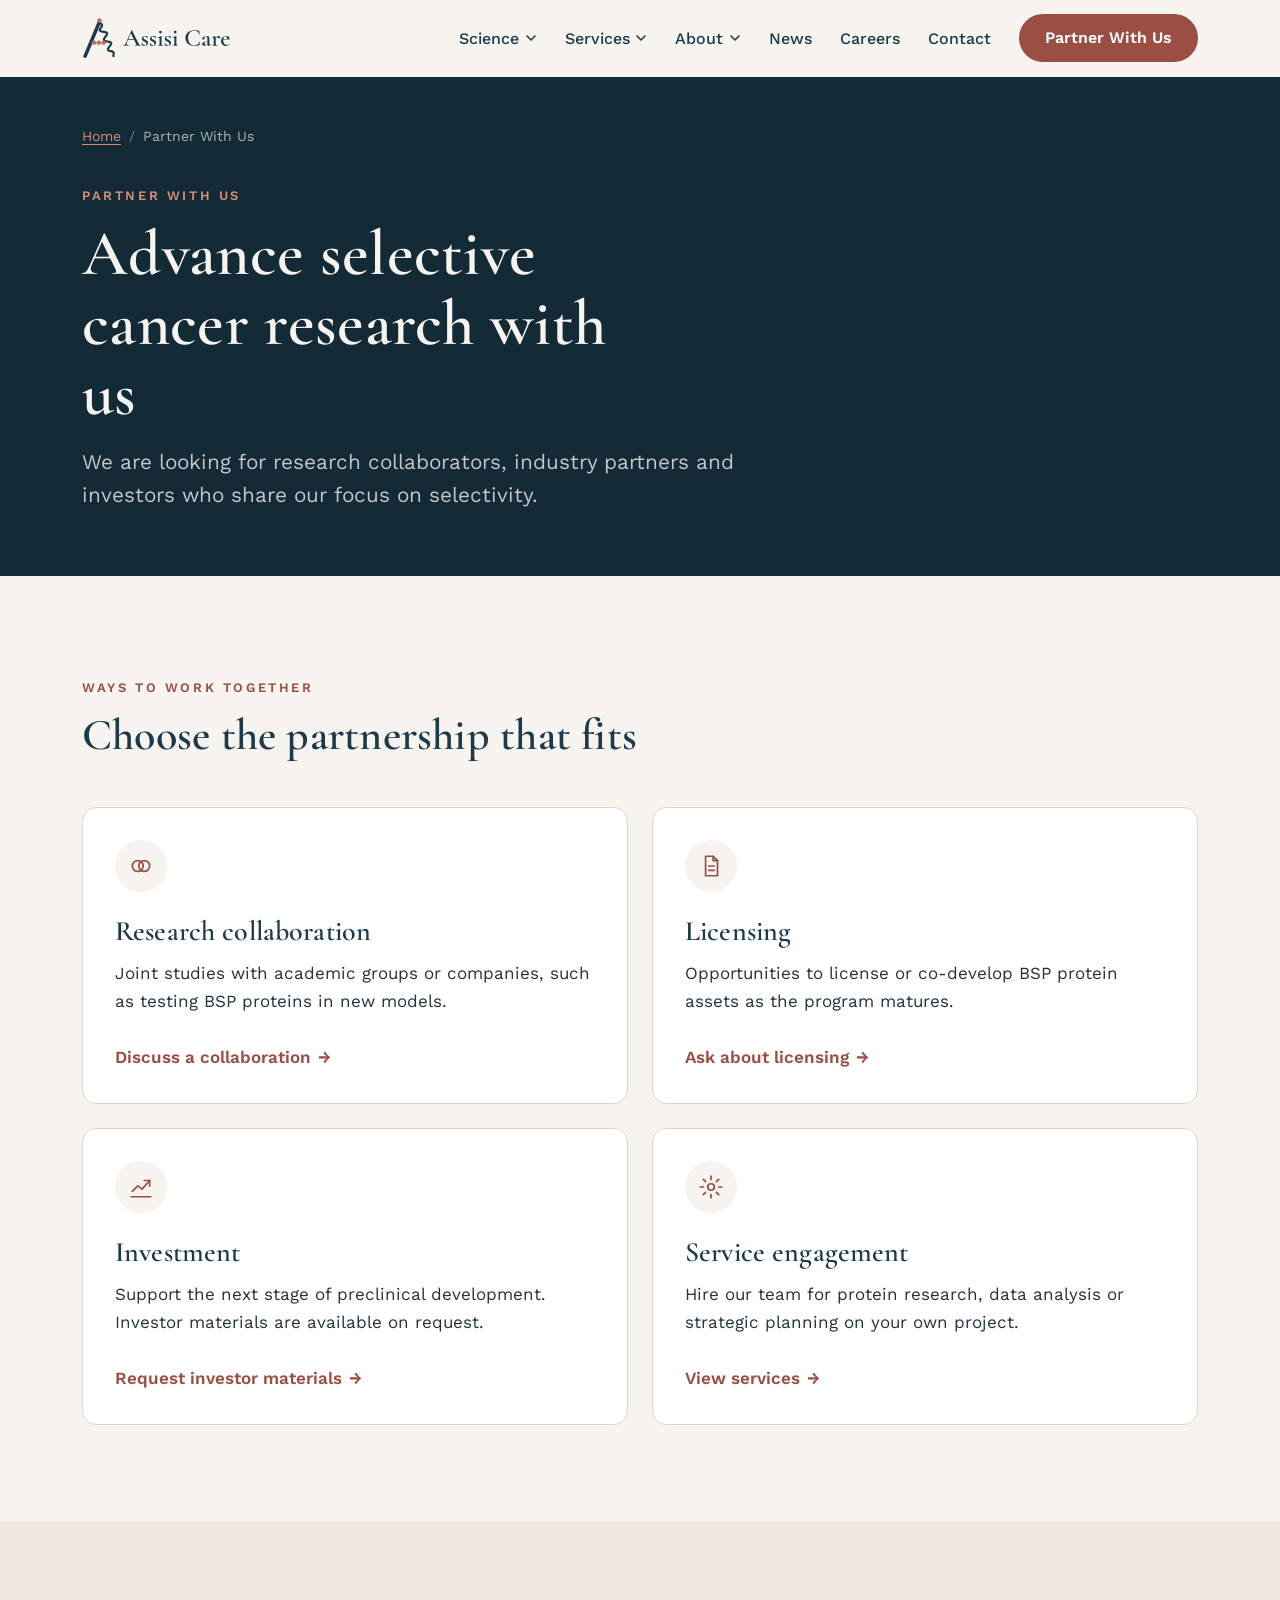
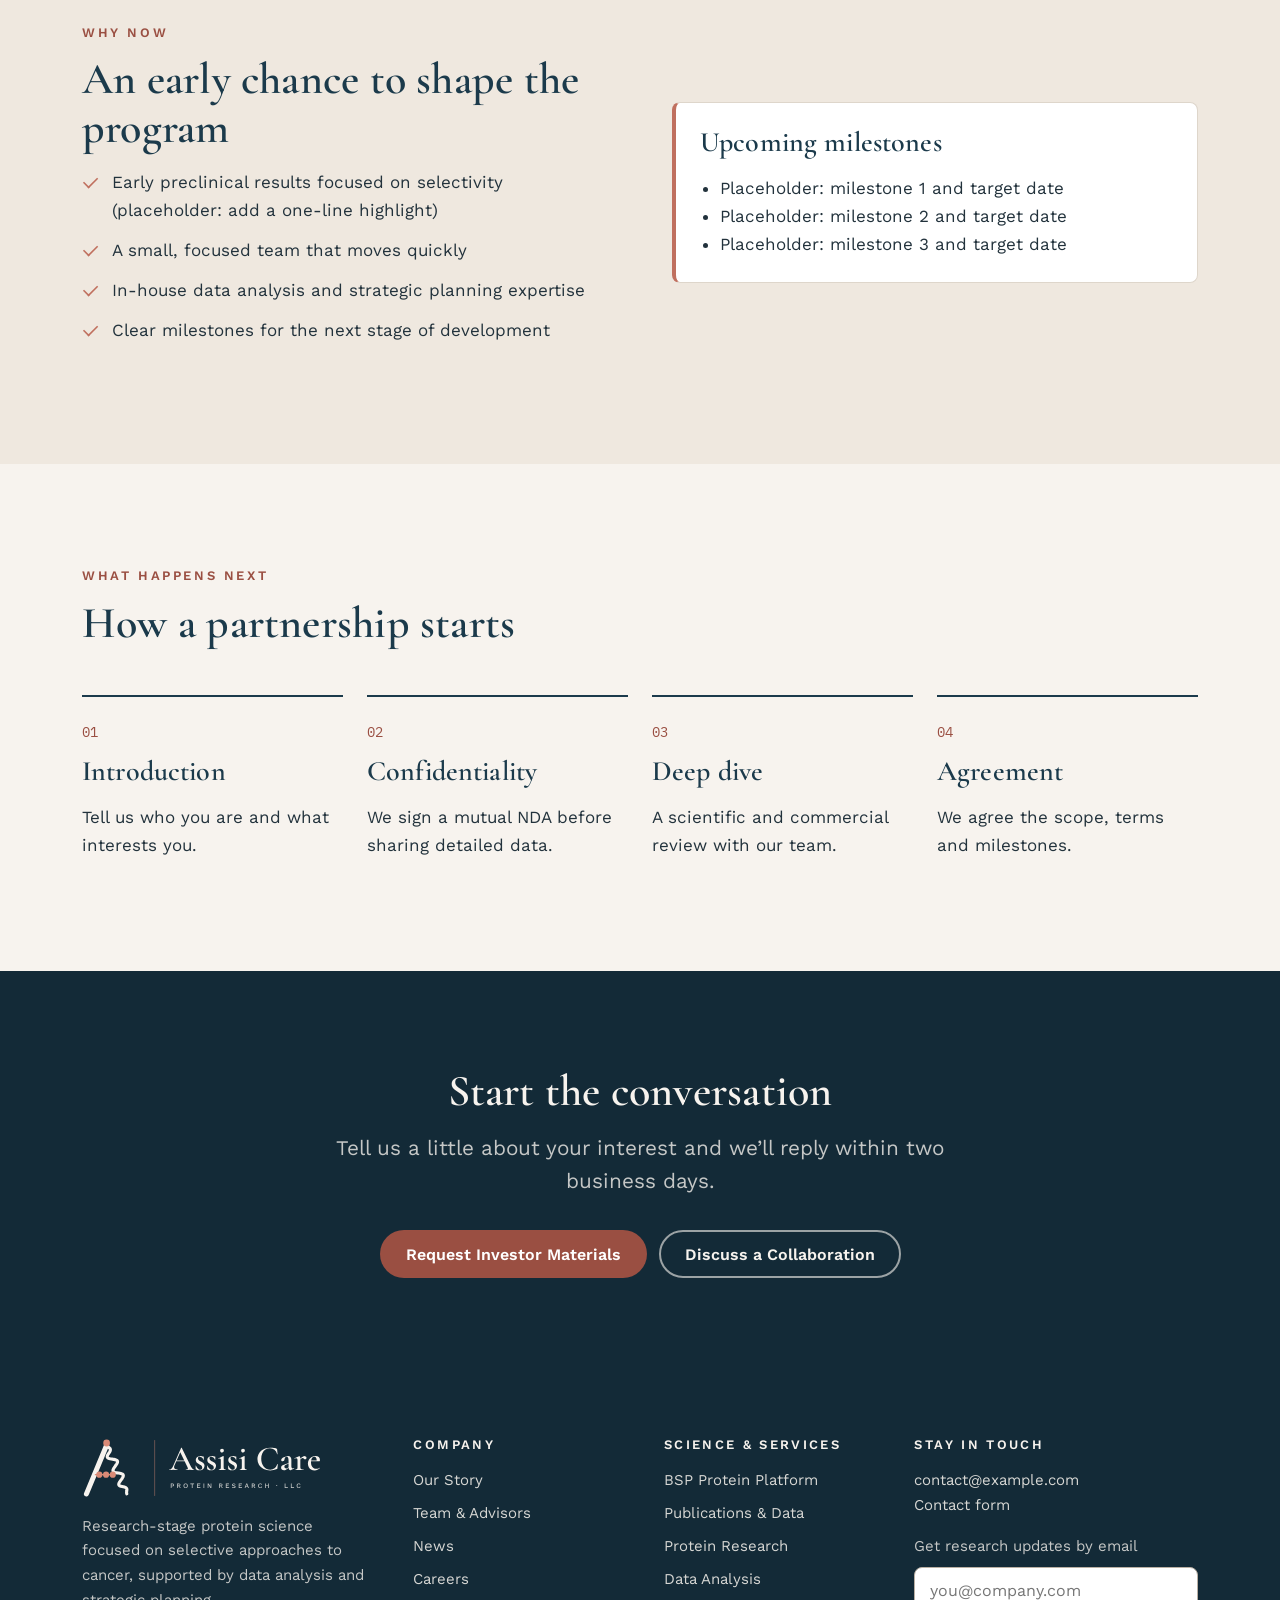
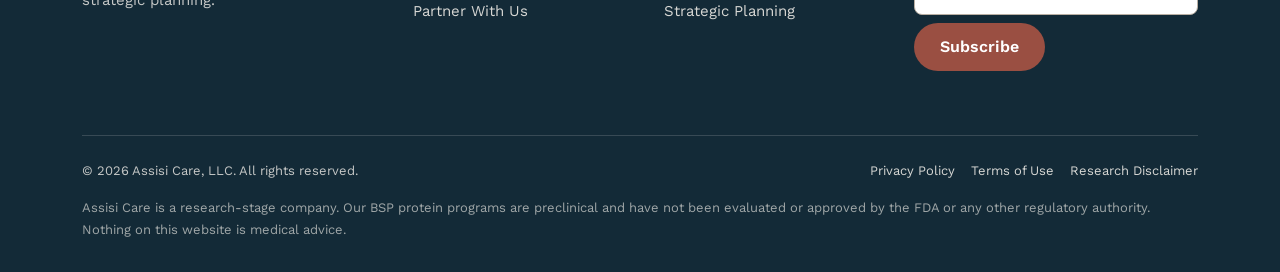
<file: partner.html>
<!DOCTYPE html>
<html lang="en" class="no-js">
<head>
  <meta charset="utf-8">
  <meta name="viewport" content="width=device-width, initial-scale=1">
  <title>Partner With Us | Assisi Care</title>
  <meta name="description" content="Research collaboration, licensing, investment and service partnerships with Assisi Care's BSP protein program.">
  <link rel="canonical" href="https://assisi.care/partner.html">

  <!-- How the page looks when shared on social media -->
  <meta property="og:type" content="website">
  <meta property="og:site_name" content="Assisi Care">
  <meta property="og:title" content="Partner With Us | Assisi Care">
  <meta property="og:description" content="Research collaboration, licensing, investment and service partnerships with Assisi Care's BSP protein program.">
  <meta property="og:url" content="https://assisi.care/partner.html">
  <meta property="og:image" content="https://assisi.care/assets/images/og-image.png">
  <meta name="twitter:card" content="summary_large_image">

  <!-- Icons -->
  <link rel="icon" href="assets/logo/favicon.svg" type="image/svg+xml">
  <link rel="apple-touch-icon" href="assets/images/apple-touch-icon.png">
  <meta name="theme-color" content="#132A37">

  <!-- Fonts: Cormorant Garamond (headings), Work Sans (text), IBM Plex Mono (data) -->
  <link rel="preconnect" href="https://fonts.googleapis.com">
  <link rel="preconnect" href="https://fonts.gstatic.com" crossorigin>
  <link rel="stylesheet" href="https://fonts.googleapis.com/css2?family=Cormorant+Garamond:wght@500;600&amp;family=IBM+Plex+Mono:wght@400;500&amp;family=Work+Sans:wght@400;500;600&amp;display=swap">

  <link rel="stylesheet" href="css/styles.css">
  <!-- Tells the CSS that JavaScript is available (used by the mobile menu) -->
  <script>document.documentElement.className = 'js';</script>
  <script src="js/main.js" defer></script>
</head>
<body>
  <a class="skip-link" href="#main">Skip to main content</a>

  <header class="site-header">
    <div class="container header-inner">
      <a class="brand" href="index.html">
        <img src="assets/logo/logo-compact.svg" alt="Assisi Care home" width="149" height="42">
      </a>

      <button class="menu-toggle" type="button" aria-expanded="false" aria-controls="site-nav">
        <span class="menu-toggle__bars" aria-hidden="true"></span>
        <span class="menu-toggle__label">Menu</span>
      </button>

      <nav class="site-nav" id="site-nav" aria-label="Main">
        <ul class="nav-list">
        <li class="nav-item has-submenu">
          <button class="nav-link submenu-toggle" type="button" aria-expanded="false" aria-controls="submenu-science">Science <svg class="chevron" viewBox="0 0 12 12" aria-hidden="true" focusable="false"><path d="M2 4l4 4 4-4" fill="none" stroke="currentColor" stroke-width="1.6" stroke-linecap="round" stroke-linejoin="round"/></svg></button>
          <ul class="submenu" id="submenu-science" hidden>
            <li><a href="science.html"><strong>BSP Protein Platform</strong><span>How our research approach works</span></a></li>
            <li><a href="publications.html"><strong>Publications &amp; Data</strong><span>Papers, posters and patents</span></a></li>
          </ul>
        </li>
        <li class="nav-item has-submenu">
          <button class="nav-link submenu-toggle" type="button" aria-expanded="false" aria-controls="submenu-services">Services <svg class="chevron" viewBox="0 0 12 12" aria-hidden="true" focusable="false"><path d="M2 4l4 4 4-4" fill="none" stroke="currentColor" stroke-width="1.6" stroke-linecap="round" stroke-linejoin="round"/></svg></button>
          <ul class="submenu" id="submenu-services" hidden>
            <li><a href="services.html"><strong>All services</strong><span>How we work with research teams</span></a></li>
            <li><a href="services.html#protein-research"><strong>Protein Research</strong><span>Expression, characterisation, assays</span></a></li>
            <li><a href="services.html#data-analysis"><strong>Data Analysis</strong><span>Statistics, bioinformatics, visualisation</span></a></li>
            <li><a href="services.html#strategic-planning"><strong>Strategic Planning</strong><span>R&amp;D roadmaps and prioritisation</span></a></li>
          </ul>
        </li>
        <li class="nav-item has-submenu">
          <button class="nav-link submenu-toggle" type="button" aria-expanded="false" aria-controls="submenu-about">About <svg class="chevron" viewBox="0 0 12 12" aria-hidden="true" focusable="false"><path d="M2 4l4 4 4-4" fill="none" stroke="currentColor" stroke-width="1.6" stroke-linecap="round" stroke-linejoin="round"/></svg></button>
          <ul class="submenu" id="submenu-about" hidden>
            <li><a href="about.html"><strong>Our Story &amp; Mission</strong><span>Why Assisi Care exists</span></a></li>
            <li><a href="about.html#team"><strong>Team &amp; Advisors</strong><span>The people behind the research</span></a></li>
          </ul>
        </li>
        <li class="nav-item"><a class="nav-link" href="news.html">News</a></li>
        <li class="nav-item"><a class="nav-link" href="careers.html">Careers</a></li>
        <li class="nav-item"><a class="nav-link" href="contact.html">Contact</a></li>
        <li class="nav-item nav-item--cta"><a class="btn btn--primary" href="partner.html" aria-current="page">Partner With Us</a></li>
        </ul>
      </nav>
    </div>
  </header>

  <main id="main" tabindex="-1">
    <section class="section--dark page-hero" aria-labelledby="page-title">
      <div class="container">
        <nav class="breadcrumbs" aria-label="Breadcrumb">
          <ol>
            <li><a href="index.html">Home</a></li>
            <li><span aria-current="page">Partner With Us</span></li>
          </ol>
        </nav>
        <p class="eyebrow">Partner with us</p>
        <h1 id="page-title">Advance selective cancer research with us</h1>
        <p class="lead mb-0">We are looking for research collaborators, industry partners and investors who share our focus on selectivity.</p>
      </div>
    </section>

    <section class="section" aria-labelledby="ways-title">
      <div class="container">
        <div class="section-header">
          <p class="eyebrow">Ways to work together</p>
          <h2 id="ways-title">Choose the partnership that fits</h2>
        </div>
        <div class="grid grid--2">
          <article class="card">
            <div class="card__icon"><svg viewBox="0 0 24 24" fill="none" stroke="currentColor" stroke-width="1.6" stroke-linecap="round" stroke-linejoin="round" aria-hidden="true" focusable="false"><circle cx="9" cy="12" r="5"/><circle cx="15" cy="12" r="5"/></svg></div>
            <h3>Research collaboration</h3>
            <p>Joint studies with academic groups or companies, such as testing BSP proteins in new models.</p>
            <a class="link-arrow" href="contact.html?type=partnership">Discuss a collaboration</a>
          </article>
          <article class="card">
            <div class="card__icon"><svg viewBox="0 0 24 24" fill="none" stroke="currentColor" stroke-width="1.6" stroke-linecap="round" stroke-linejoin="round" aria-hidden="true" focusable="false"><path d="M7 3h7l4 4v14H7z"/><path d="M14 3v4h4"/><path d="M10 12h5M10 16h5"/></svg></div>
            <h3>Licensing</h3>
            <p>Opportunities to license or co-develop BSP protein assets as the program matures.</p>
            <a class="link-arrow" href="contact.html?type=partnership">Ask about licensing</a>
          </article>
          <article class="card">
            <div class="card__icon"><svg viewBox="0 0 24 24" fill="none" stroke="currentColor" stroke-width="1.6" stroke-linecap="round" stroke-linejoin="round" aria-hidden="true" focusable="false"><path d="M3 21h18"/><path d="M4 16l5-5 4 3 7-8"/><path d="M15 6h5v5"/></svg></div>
            <h3>Investment</h3>
            <p>Support the next stage of preclinical development. Investor materials are available on request.</p>
            <a class="link-arrow" href="contact.html?type=investor">Request investor materials</a>
          </article>
          <article class="card">
            <div class="card__icon"><svg viewBox="0 0 24 24" fill="none" stroke="currentColor" stroke-width="1.6" stroke-linecap="round" stroke-linejoin="round" aria-hidden="true" focusable="false"><circle cx="12" cy="12" r="3"/><path d="M12 2v3M12 19v3M2 12h3M19 12h3M4.9 4.9l2.1 2.1M17 17l2.1 2.1M4.9 19.1L7 17M17 7l2.1-2.1"/></svg></div>
            <h3>Service engagement</h3>
            <p>Hire our team for protein research, data analysis or strategic planning on your own project.</p>
            <a class="link-arrow" href="services.html">View services</a>
          </article>
        </div>
      </div>
    </section>

    <section class="section section--alt" aria-labelledby="why-title">
      <div class="container split">
        <div>
          <p class="eyebrow">Why now</p>
          <h2 id="why-title">An early chance to shape the program</h2>
          <ul class="check-list">
            <li>Early preclinical results focused on selectivity (placeholder: add a one-line highlight)</li>
            <li>A small, focused team that moves quickly</li>
            <li>In-house data analysis and strategic planning expertise</li>
            <li>Clear milestones for the next stage of development</li>
          </ul>
        </div>
        <div class="notice">
          <h3>Upcoming milestones</h3>
          <ul class="mb-0">
            <li>Placeholder: milestone 1 and target date</li>
            <li>Placeholder: milestone 2 and target date</li>
            <li>Placeholder: milestone 3 and target date</li>
          </ul>
        </div>
      </div>
    </section>

    <section class="section" aria-labelledby="partner-process-title">
      <div class="container">
        <div class="section-header">
          <p class="eyebrow">What happens next</p>
          <h2 id="partner-process-title">How a partnership starts</h2>
        </div>
        <div class="grid grid--4">
          <div class="point"><span class="point__number">01</span><h3>Introduction</h3><p>Tell us who you are and what interests you.</p></div>
          <div class="point"><span class="point__number">02</span><h3>Confidentiality</h3><p>We sign a mutual NDA before sharing detailed data.</p></div>
          <div class="point"><span class="point__number">03</span><h3>Deep dive</h3><p>A scientific and commercial review with our team.</p></div>
          <div class="point"><span class="point__number">04</span><h3>Agreement</h3><p>We agree the scope, terms and milestones.</p></div>
        </div>
      </div>
    </section>

    <section class="section section--dark cta-band" aria-labelledby="cta-title">
      <div class="container">
        <h2 id="cta-title">Start the conversation</h2>
        <p class="lead">Tell us a little about your interest and we&rsquo;ll reply within two business days.</p>
        <div class="btn-group">
          <a class="btn btn--primary" href="contact.html?type=investor">Request Investor Materials</a>
          <a class="btn btn--light" href="contact.html?type=partnership">Discuss a Collaboration</a>
        </div>
      </div>
    </section>
  </main>

  <footer class="site-footer">
    <div class="container">
      <div class="footer-grid">
        <div class="footer-brand">
          <img src="assets/logo/logo-horizontal-reversed.svg" alt="Assisi Care, Protein Research" width="240" height="60">
          <p>Research-stage protein science focused on selective approaches to cancer, supported by data analysis and strategic planning.</p>
        </div>

        <nav aria-label="Company">
          <h2>Company</h2>
          <ul class="footer-links">
            <li><a href="about.html">Our Story</a></li>
            <li><a href="about.html#team">Team &amp; Advisors</a></li>
            <li><a href="news.html">News</a></li>
            <li><a href="careers.html">Careers</a></li>
            <li><a href="partner.html">Partner With Us</a></li>
          </ul>
        </nav>

        <nav aria-label="Science and services">
          <h2>Science &amp; Services</h2>
          <ul class="footer-links">
            <li><a href="science.html">BSP Protein Platform</a></li>
            <li><a href="publications.html">Publications &amp; Data</a></li>
            <li><a href="services.html#protein-research">Protein Research</a></li>
            <li><a href="services.html#data-analysis">Data Analysis</a></li>
            <li><a href="services.html#strategic-planning">Strategic Planning</a></li>
          </ul>
        </nav>

        <div>
          <h2>Stay in touch</h2>
          <p><a href="mailto:contact@example.com">contact@example.com</a><br><a href="contact.html">Contact form</a></p>
          <form class="newsletter-form" novalidate>
            <label for="footer-email">Get research updates by email</label>
            <div class="newsletter">
              <input type="email" id="footer-email" name="email" autocomplete="email" placeholder="you@company.com" required>
              <button class="btn btn--primary" type="submit">Subscribe</button>
            </div>
            <p class="form-status small" role="status"></p>
          </form>
        </div>
      </div>

      <div class="footer-bottom">
        <p class="mb-0">&copy; <span data-current-year>2026</span> Assisi Care, LLC. All rights reserved.</p>
        <ul>
          <li><a href="privacy.html">Privacy Policy</a></li>
          <li><a href="terms.html">Terms of Use</a></li>
          <li><a href="disclaimer.html">Research Disclaimer</a></li>
        </ul>
        <p class="disclaimer">Assisi Care is a research-stage company. Our BSP protein programs are preclinical and have not been evaluated or approved by the FDA or any other regulatory authority. Nothing on this website is medical advice.</p>
      </div>
    </div>
  </footer>
</body>
</html>
</file>
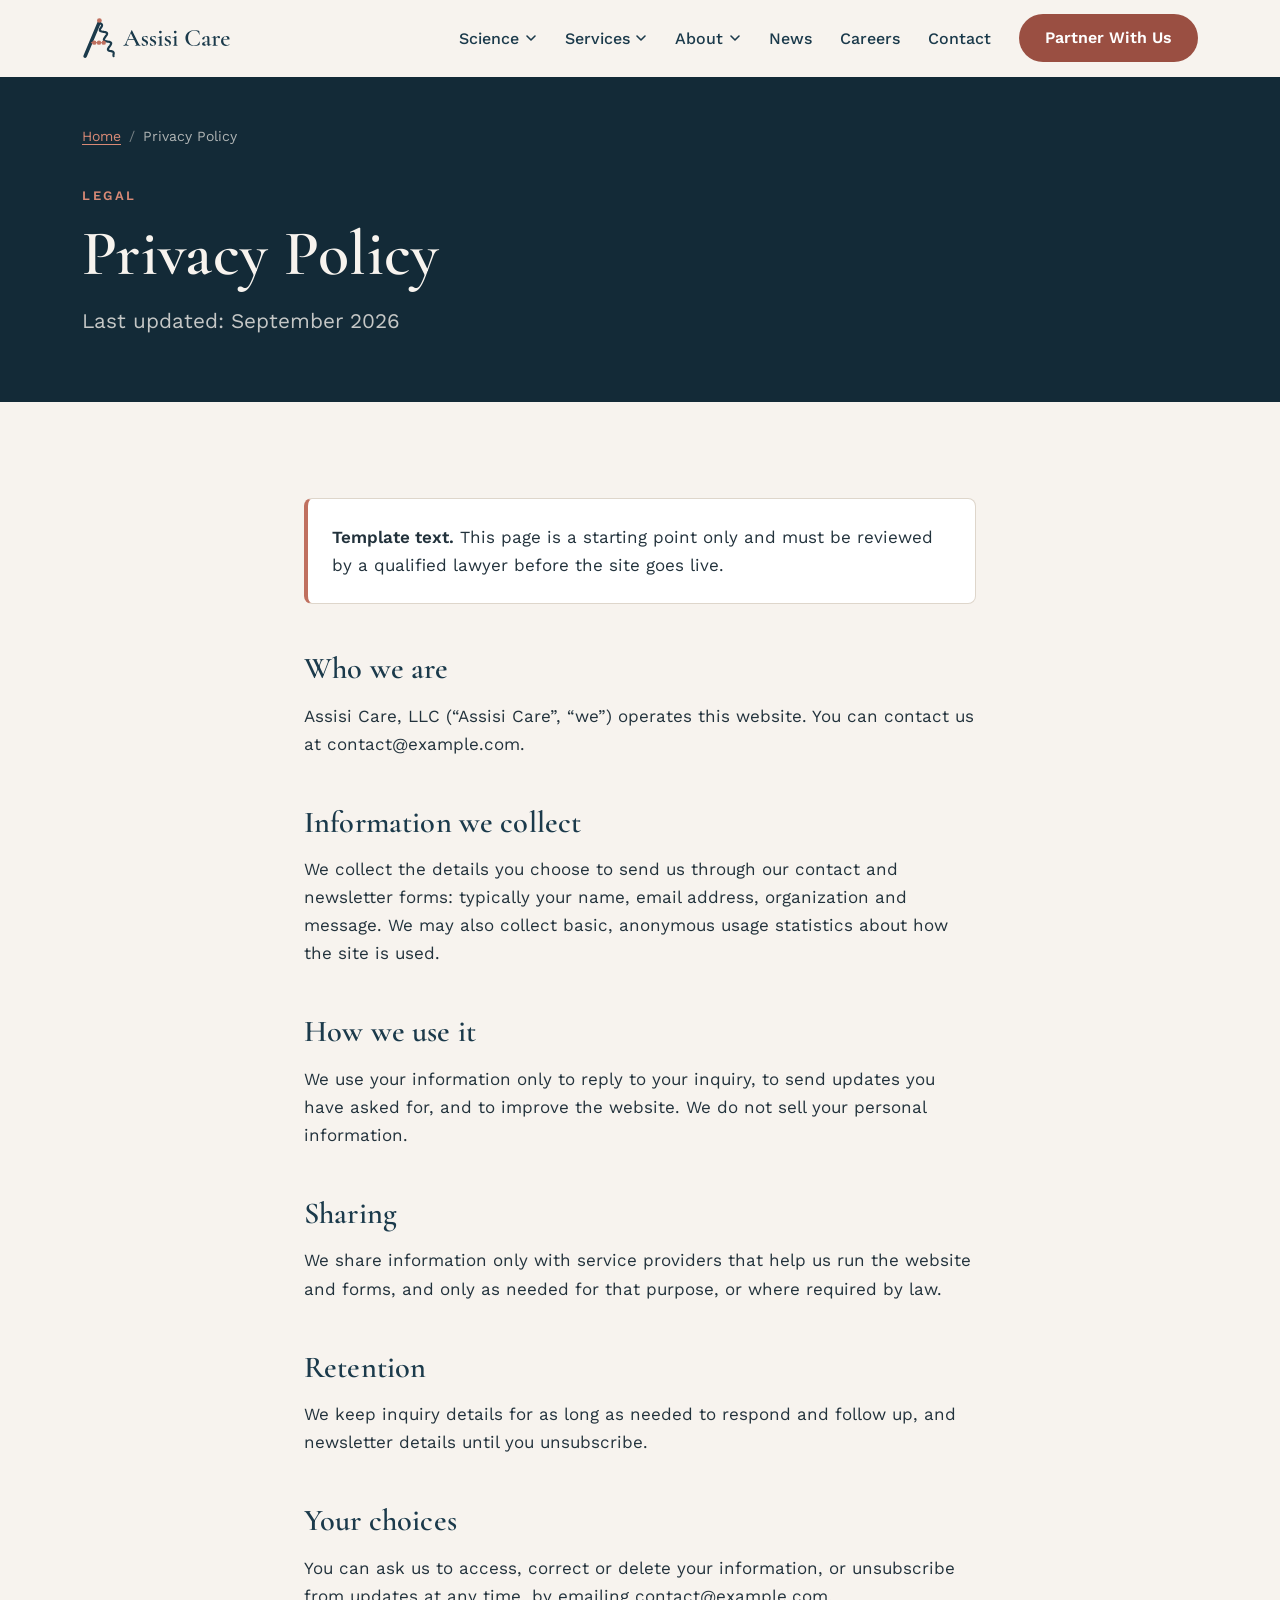
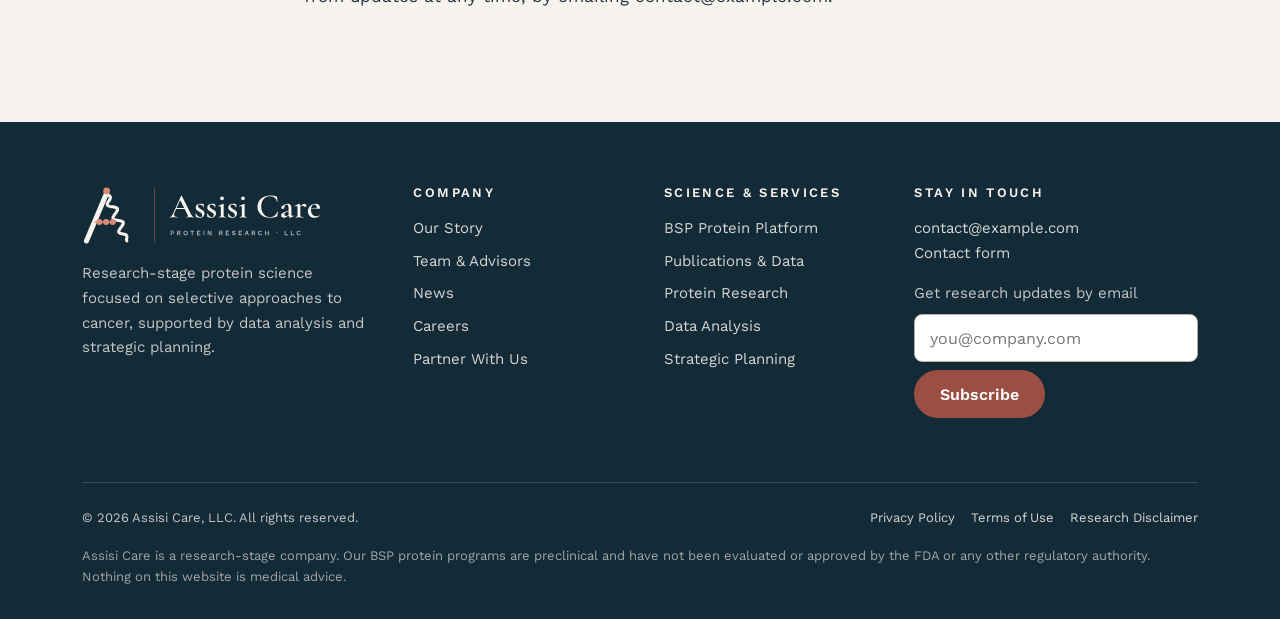
<file: privacy.html>
<!DOCTYPE html>
<html lang="en" class="no-js">
<head>
  <meta charset="utf-8">
  <meta name="viewport" content="width=device-width, initial-scale=1">
  <title>Privacy Policy | Assisi Care</title>
  <meta name="description" content="How Assisi Care collects, uses and protects personal information submitted through this website.">
  <link rel="canonical" href="https://assisi.care/privacy.html">

  <!-- How the page looks when shared on social media -->
  <meta property="og:type" content="website">
  <meta property="og:site_name" content="Assisi Care">
  <meta property="og:title" content="Privacy Policy | Assisi Care">
  <meta property="og:description" content="How Assisi Care collects, uses and protects personal information submitted through this website.">
  <meta property="og:url" content="https://assisi.care/privacy.html">
  <meta property="og:image" content="https://assisi.care/assets/images/og-image.png">
  <meta name="twitter:card" content="summary_large_image">

  <!-- Icons -->
  <link rel="icon" href="assets/logo/favicon.svg" type="image/svg+xml">
  <link rel="apple-touch-icon" href="assets/images/apple-touch-icon.png">
  <meta name="theme-color" content="#132A37">

  <!-- Fonts: Cormorant Garamond (headings), Work Sans (text), IBM Plex Mono (data) -->
  <link rel="preconnect" href="https://fonts.googleapis.com">
  <link rel="preconnect" href="https://fonts.gstatic.com" crossorigin>
  <link rel="stylesheet" href="https://fonts.googleapis.com/css2?family=Cormorant+Garamond:wght@500;600&amp;family=IBM+Plex+Mono:wght@400;500&amp;family=Work+Sans:wght@400;500;600&amp;display=swap">

  <link rel="stylesheet" href="css/styles.css">
  <!-- Tells the CSS that JavaScript is available (used by the mobile menu) -->
  <script>document.documentElement.className = 'js';</script>
  <script src="js/main.js" defer></script>
</head>
<body>
  <a class="skip-link" href="#main">Skip to main content</a>

  <header class="site-header">
    <div class="container header-inner">
      <a class="brand" href="index.html">
        <img src="assets/logo/logo-compact.svg" alt="Assisi Care home" width="149" height="42">
      </a>

      <button class="menu-toggle" type="button" aria-expanded="false" aria-controls="site-nav">
        <span class="menu-toggle__bars" aria-hidden="true"></span>
        <span class="menu-toggle__label">Menu</span>
      </button>

      <nav class="site-nav" id="site-nav" aria-label="Main">
        <ul class="nav-list">
        <li class="nav-item has-submenu">
          <button class="nav-link submenu-toggle" type="button" aria-expanded="false" aria-controls="submenu-science">Science <svg class="chevron" viewBox="0 0 12 12" aria-hidden="true" focusable="false"><path d="M2 4l4 4 4-4" fill="none" stroke="currentColor" stroke-width="1.6" stroke-linecap="round" stroke-linejoin="round"/></svg></button>
          <ul class="submenu" id="submenu-science" hidden>
            <li><a href="science.html"><strong>BSP Protein Platform</strong><span>How our research approach works</span></a></li>
            <li><a href="publications.html"><strong>Publications &amp; Data</strong><span>Papers, posters and patents</span></a></li>
          </ul>
        </li>
        <li class="nav-item has-submenu">
          <button class="nav-link submenu-toggle" type="button" aria-expanded="false" aria-controls="submenu-services">Services <svg class="chevron" viewBox="0 0 12 12" aria-hidden="true" focusable="false"><path d="M2 4l4 4 4-4" fill="none" stroke="currentColor" stroke-width="1.6" stroke-linecap="round" stroke-linejoin="round"/></svg></button>
          <ul class="submenu" id="submenu-services" hidden>
            <li><a href="services.html"><strong>All services</strong><span>How we work with research teams</span></a></li>
            <li><a href="services.html#protein-research"><strong>Protein Research</strong><span>Expression, characterisation, assays</span></a></li>
            <li><a href="services.html#data-analysis"><strong>Data Analysis</strong><span>Statistics, bioinformatics, visualisation</span></a></li>
            <li><a href="services.html#strategic-planning"><strong>Strategic Planning</strong><span>R&amp;D roadmaps and prioritisation</span></a></li>
          </ul>
        </li>
        <li class="nav-item has-submenu">
          <button class="nav-link submenu-toggle" type="button" aria-expanded="false" aria-controls="submenu-about">About <svg class="chevron" viewBox="0 0 12 12" aria-hidden="true" focusable="false"><path d="M2 4l4 4 4-4" fill="none" stroke="currentColor" stroke-width="1.6" stroke-linecap="round" stroke-linejoin="round"/></svg></button>
          <ul class="submenu" id="submenu-about" hidden>
            <li><a href="about.html"><strong>Our Story &amp; Mission</strong><span>Why Assisi Care exists</span></a></li>
            <li><a href="about.html#team"><strong>Team &amp; Advisors</strong><span>The people behind the research</span></a></li>
          </ul>
        </li>
        <li class="nav-item"><a class="nav-link" href="news.html">News</a></li>
        <li class="nav-item"><a class="nav-link" href="careers.html">Careers</a></li>
        <li class="nav-item"><a class="nav-link" href="contact.html">Contact</a></li>
        <li class="nav-item nav-item--cta"><a class="btn btn--primary" href="partner.html">Partner With Us</a></li>
        </ul>
      </nav>
    </div>
  </header>

  <main id="main" tabindex="-1">
    <section class="section--dark page-hero" aria-labelledby="page-title">
      <div class="container">
        <nav class="breadcrumbs" aria-label="Breadcrumb">
          <ol>
            <li><a href="index.html">Home</a></li>
            <li><span aria-current="page">Privacy Policy</span></li>
          </ol>
        </nav>
        <p class="eyebrow">Legal</p>
        <h1 id="page-title">Privacy Policy</h1>
        <p class="lead mb-0">Last updated: September 2026</p>
      </div>
    </section>

    <section class="section">
      <div class="container prose">
        <div class="notice">
          <p><strong>Template text.</strong> This page is a starting point only and must be reviewed by a qualified lawyer before the site goes live.</p>
        </div>
        <h2>Who we are</h2>
        <p>Assisi Care, LLC (&ldquo;Assisi Care&rdquo;, &ldquo;we&rdquo;) operates this website. You can contact us at contact@example.com.</p>
        <h2>Information we collect</h2>
        <p>We collect the details you choose to send us through our contact and newsletter forms: typically your name, email address, organization and message. We may also collect basic, anonymous usage statistics about how the site is used.</p>
        <h2>How we use it</h2>
        <p>We use your information only to reply to your inquiry, to send updates you have asked for, and to improve the website. We do not sell your personal information.</p>
        <h2>Sharing</h2>
        <p>We share information only with service providers that help us run the website and forms, and only as needed for that purpose, or where required by law.</p>
        <h2>Retention</h2>
        <p>We keep inquiry details for as long as needed to respond and follow up, and newsletter details until you unsubscribe.</p>
        <h2>Your choices</h2>
        <p>You can ask us to access, correct or delete your information, or unsubscribe from updates at any time, by emailing contact@example.com.</p>
      </div>
    </section>
  </main>

  <footer class="site-footer">
    <div class="container">
      <div class="footer-grid">
        <div class="footer-brand">
          <img src="assets/logo/logo-horizontal-reversed.svg" alt="Assisi Care, Protein Research" width="240" height="60">
          <p>Research-stage protein science focused on selective approaches to cancer, supported by data analysis and strategic planning.</p>
        </div>

        <nav aria-label="Company">
          <h2>Company</h2>
          <ul class="footer-links">
            <li><a href="about.html">Our Story</a></li>
            <li><a href="about.html#team">Team &amp; Advisors</a></li>
            <li><a href="news.html">News</a></li>
            <li><a href="careers.html">Careers</a></li>
            <li><a href="partner.html">Partner With Us</a></li>
          </ul>
        </nav>

        <nav aria-label="Science and services">
          <h2>Science &amp; Services</h2>
          <ul class="footer-links">
            <li><a href="science.html">BSP Protein Platform</a></li>
            <li><a href="publications.html">Publications &amp; Data</a></li>
            <li><a href="services.html#protein-research">Protein Research</a></li>
            <li><a href="services.html#data-analysis">Data Analysis</a></li>
            <li><a href="services.html#strategic-planning">Strategic Planning</a></li>
          </ul>
        </nav>

        <div>
          <h2>Stay in touch</h2>
          <p><a href="mailto:contact@example.com">contact@example.com</a><br><a href="contact.html">Contact form</a></p>
          <form class="newsletter-form" novalidate>
            <label for="footer-email">Get research updates by email</label>
            <div class="newsletter">
              <input type="email" id="footer-email" name="email" autocomplete="email" placeholder="you@company.com" required>
              <button class="btn btn--primary" type="submit">Subscribe</button>
            </div>
            <p class="form-status small" role="status"></p>
          </form>
        </div>
      </div>

      <div class="footer-bottom">
        <p class="mb-0">&copy; <span data-current-year>2026</span> Assisi Care, LLC. All rights reserved.</p>
        <ul>
          <li><a href="privacy.html">Privacy Policy</a></li>
          <li><a href="terms.html">Terms of Use</a></li>
          <li><a href="disclaimer.html">Research Disclaimer</a></li>
        </ul>
        <p class="disclaimer">Assisi Care is a research-stage company. Our BSP protein programs are preclinical and have not been evaluated or approved by the FDA or any other regulatory authority. Nothing on this website is medical advice.</p>
      </div>
    </div>
  </footer>
</body>
</html>
</file>
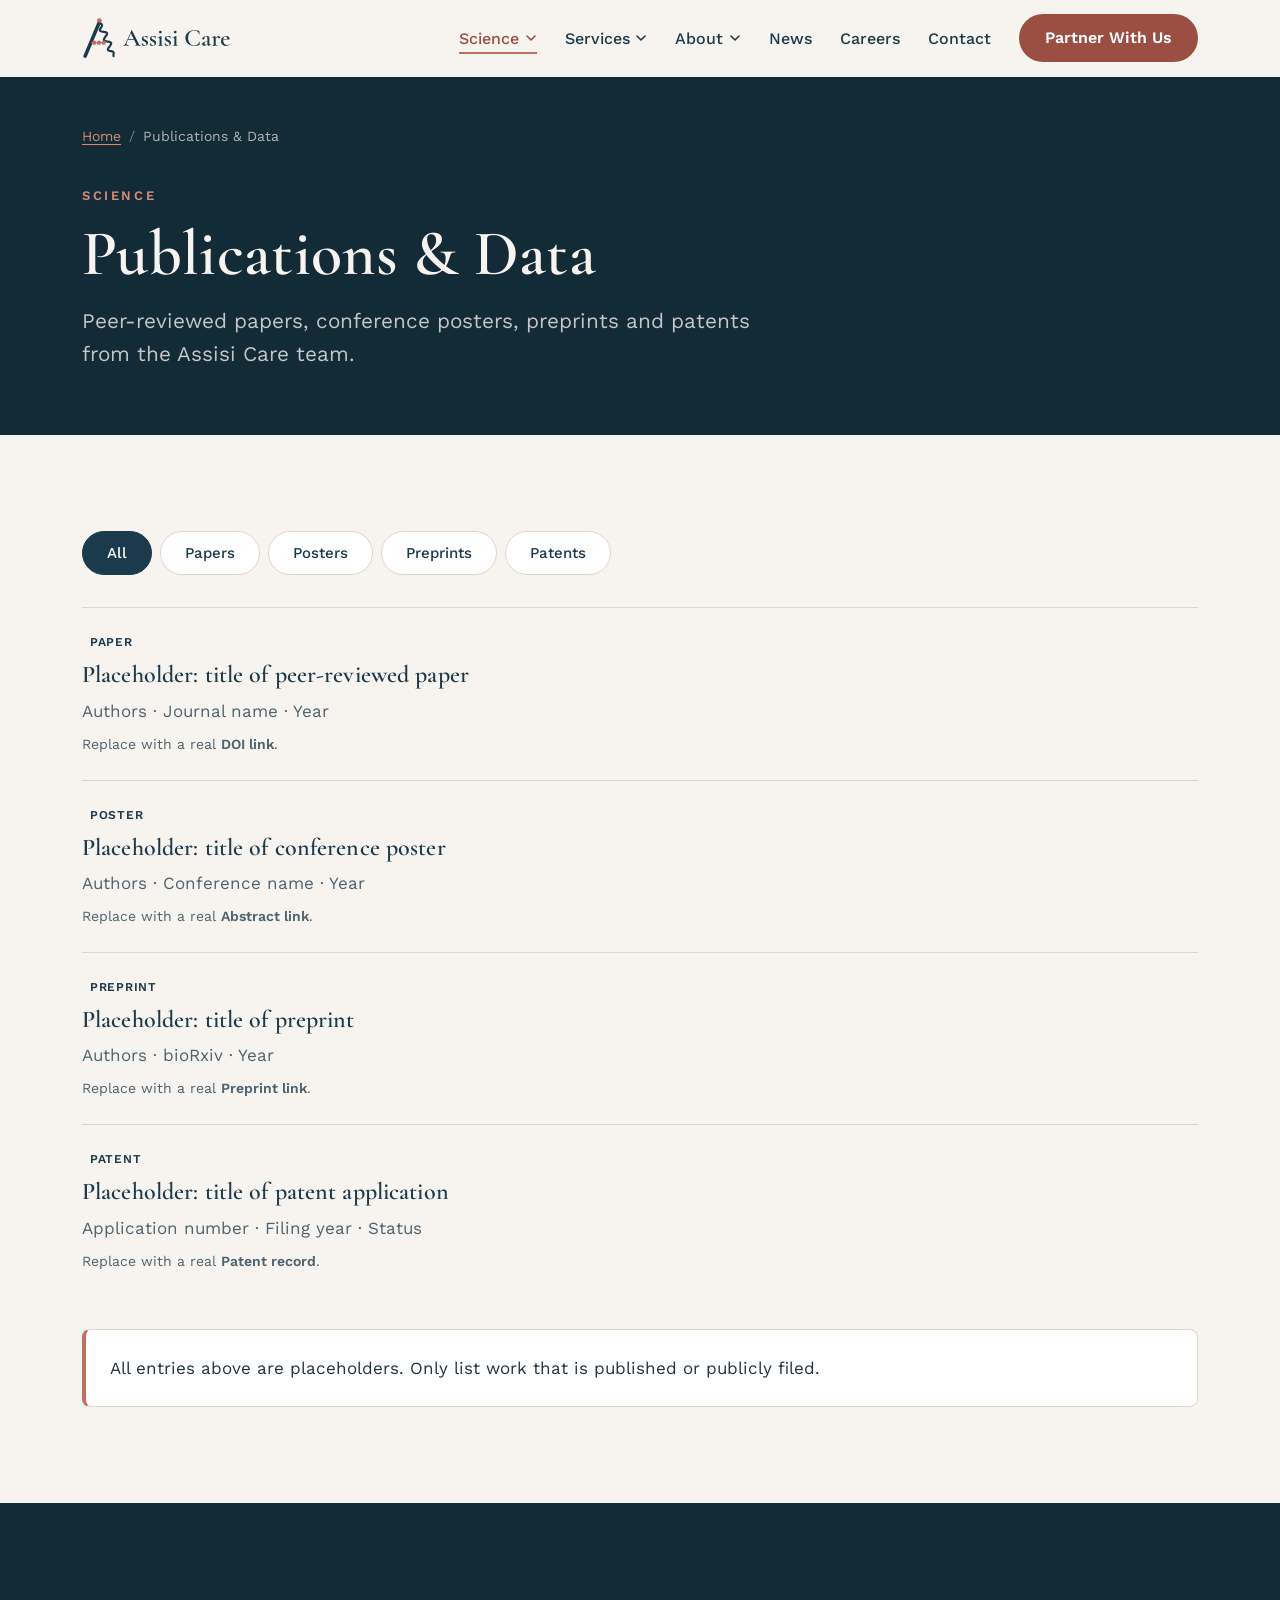
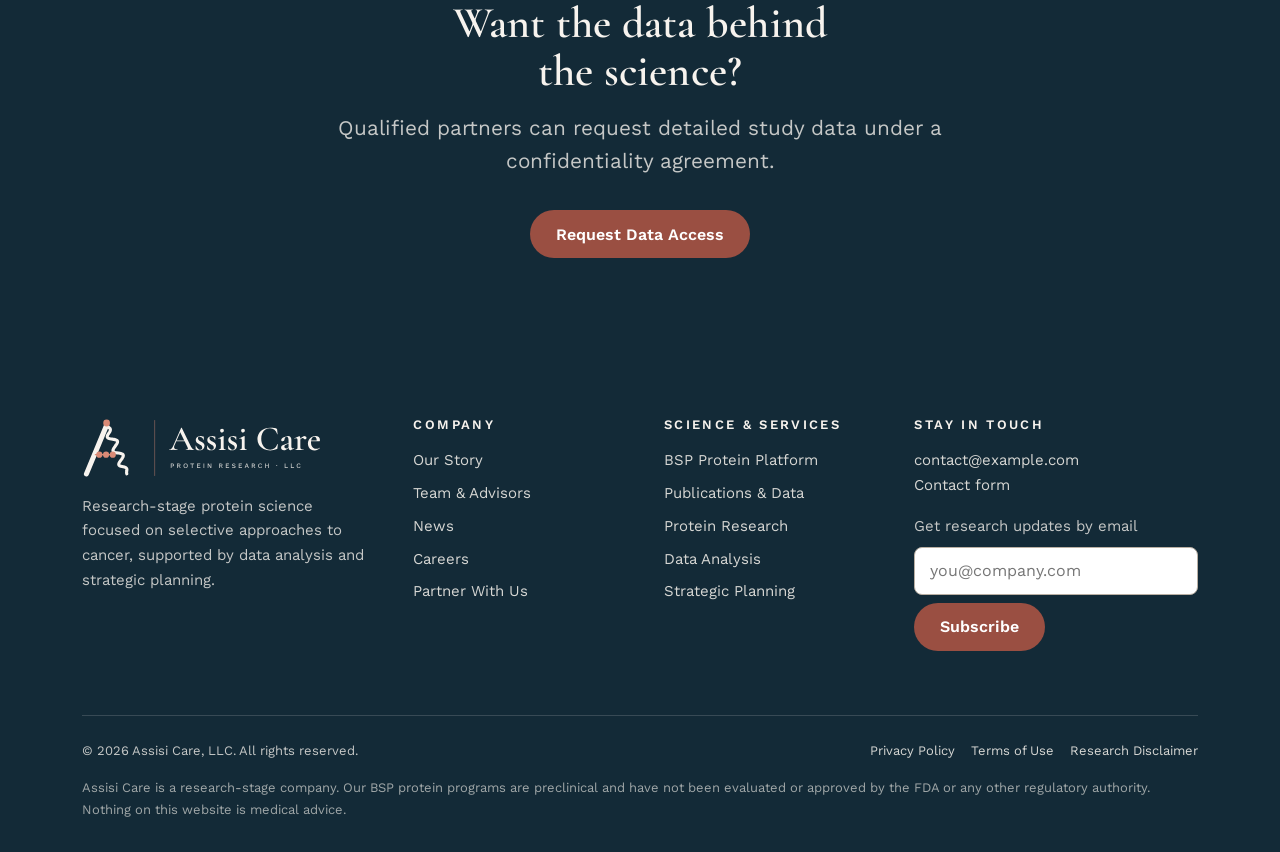
<file: publications.html>
<!DOCTYPE html>
<html lang="en" class="no-js">
<head>
  <meta charset="utf-8">
  <meta name="viewport" content="width=device-width, initial-scale=1">
  <title>Publications & Data | Assisi Care</title>
  <meta name="description" content="Papers, posters, preprints and patents on Assisi Care's BSP protein research.">
  <link rel="canonical" href="https://assisi.care/publications.html">

  <!-- How the page looks when shared on social media -->
  <meta property="og:type" content="website">
  <meta property="og:site_name" content="Assisi Care">
  <meta property="og:title" content="Publications & Data | Assisi Care">
  <meta property="og:description" content="Papers, posters, preprints and patents on Assisi Care's BSP protein research.">
  <meta property="og:url" content="https://assisi.care/publications.html">
  <meta property="og:image" content="https://assisi.care/assets/images/og-image.png">
  <meta name="twitter:card" content="summary_large_image">

  <!-- Icons -->
  <link rel="icon" href="assets/logo/favicon.svg" type="image/svg+xml">
  <link rel="apple-touch-icon" href="assets/images/apple-touch-icon.png">
  <meta name="theme-color" content="#132A37">

  <!-- Fonts: Cormorant Garamond (headings), Work Sans (text), IBM Plex Mono (data) -->
  <link rel="preconnect" href="https://fonts.googleapis.com">
  <link rel="preconnect" href="https://fonts.gstatic.com" crossorigin>
  <link rel="stylesheet" href="https://fonts.googleapis.com/css2?family=Cormorant+Garamond:wght@500;600&amp;family=IBM+Plex+Mono:wght@400;500&amp;family=Work+Sans:wght@400;500;600&amp;display=swap">

  <link rel="stylesheet" href="css/styles.css">
  <!-- Tells the CSS that JavaScript is available (used by the mobile menu) -->
  <script>document.documentElement.className = 'js';</script>
  <script src="js/main.js" defer></script>
</head>
<body>
  <a class="skip-link" href="#main">Skip to main content</a>

  <header class="site-header">
    <div class="container header-inner">
      <a class="brand" href="index.html">
        <img src="assets/logo/logo-compact.svg" alt="Assisi Care home" width="149" height="42">
      </a>

      <button class="menu-toggle" type="button" aria-expanded="false" aria-controls="site-nav">
        <span class="menu-toggle__bars" aria-hidden="true"></span>
        <span class="menu-toggle__label">Menu</span>
      </button>

      <nav class="site-nav" id="site-nav" aria-label="Main">
        <ul class="nav-list">
        <li class="nav-item has-submenu">
          <button class="nav-link submenu-toggle is-current" type="button" aria-expanded="false" aria-controls="submenu-science">Science <svg class="chevron" viewBox="0 0 12 12" aria-hidden="true" focusable="false"><path d="M2 4l4 4 4-4" fill="none" stroke="currentColor" stroke-width="1.6" stroke-linecap="round" stroke-linejoin="round"/></svg></button>
          <ul class="submenu" id="submenu-science" hidden>
            <li><a href="science.html"><strong>BSP Protein Platform</strong><span>How our research approach works</span></a></li>
            <li><a href="publications.html" aria-current="page"><strong>Publications &amp; Data</strong><span>Papers, posters and patents</span></a></li>
          </ul>
        </li>
        <li class="nav-item has-submenu">
          <button class="nav-link submenu-toggle" type="button" aria-expanded="false" aria-controls="submenu-services">Services <svg class="chevron" viewBox="0 0 12 12" aria-hidden="true" focusable="false"><path d="M2 4l4 4 4-4" fill="none" stroke="currentColor" stroke-width="1.6" stroke-linecap="round" stroke-linejoin="round"/></svg></button>
          <ul class="submenu" id="submenu-services" hidden>
            <li><a href="services.html"><strong>All services</strong><span>How we work with research teams</span></a></li>
            <li><a href="services.html#protein-research"><strong>Protein Research</strong><span>Expression, characterisation, assays</span></a></li>
            <li><a href="services.html#data-analysis"><strong>Data Analysis</strong><span>Statistics, bioinformatics, visualisation</span></a></li>
            <li><a href="services.html#strategic-planning"><strong>Strategic Planning</strong><span>R&amp;D roadmaps and prioritisation</span></a></li>
          </ul>
        </li>
        <li class="nav-item has-submenu">
          <button class="nav-link submenu-toggle" type="button" aria-expanded="false" aria-controls="submenu-about">About <svg class="chevron" viewBox="0 0 12 12" aria-hidden="true" focusable="false"><path d="M2 4l4 4 4-4" fill="none" stroke="currentColor" stroke-width="1.6" stroke-linecap="round" stroke-linejoin="round"/></svg></button>
          <ul class="submenu" id="submenu-about" hidden>
            <li><a href="about.html"><strong>Our Story &amp; Mission</strong><span>Why Assisi Care exists</span></a></li>
            <li><a href="about.html#team"><strong>Team &amp; Advisors</strong><span>The people behind the research</span></a></li>
          </ul>
        </li>
        <li class="nav-item"><a class="nav-link" href="news.html">News</a></li>
        <li class="nav-item"><a class="nav-link" href="careers.html">Careers</a></li>
        <li class="nav-item"><a class="nav-link" href="contact.html">Contact</a></li>
        <li class="nav-item nav-item--cta"><a class="btn btn--primary" href="partner.html">Partner With Us</a></li>
        </ul>
      </nav>
    </div>
  </header>

  <main id="main" tabindex="-1">
    <section class="section--dark page-hero" aria-labelledby="page-title">
      <div class="container">
        <nav class="breadcrumbs" aria-label="Breadcrumb">
          <ol>
            <li><a href="index.html">Home</a></li>
            <li><span aria-current="page">Publications &amp; Data</span></li>
          </ol>
        </nav>
        <p class="eyebrow">Science</p>
        <h1 id="page-title">Publications &amp; Data</h1>
        <p class="lead mb-0">Peer-reviewed papers, conference posters, preprints and patents from the Assisi Care team.</p>
      </div>
    </section>

    <section class="section" aria-labelledby="pubs-title">
      <div class="container">
        <h2 id="pubs-title" class="visually-hidden">All publications</h2>
        <div class="filter-bar" role="group" aria-label="Filter by type">
          <button class="filter-btn" type="button" data-filter="all" aria-pressed="true">All</button>
          <button class="filter-btn" type="button" data-filter="paper" aria-pressed="false">Papers</button>
          <button class="filter-btn" type="button" data-filter="poster" aria-pressed="false">Posters</button>
          <button class="filter-btn" type="button" data-filter="preprint" aria-pressed="false">Preprints</button>
          <button class="filter-btn" type="button" data-filter="patent" aria-pressed="false">Patents</button>
        </div>
        <p id="filter-status" class="visually-hidden" role="status"></p>
        <ul class="pub-list">
          <li class="pub" data-type="paper">
            <p class="meta mb-0"><span class="tag">Paper</span></p>
            <h3>Placeholder: title of peer-reviewed paper</h3>
            <p>Authors &middot; Journal name &middot; Year</p>
            <p class="small">Replace with a real <strong>DOI link</strong>.</p>
          </li>
          <li class="pub" data-type="poster">
            <p class="meta mb-0"><span class="tag">Poster</span></p>
            <h3>Placeholder: title of conference poster</h3>
            <p>Authors &middot; Conference name &middot; Year</p>
            <p class="small">Replace with a real <strong>Abstract link</strong>.</p>
          </li>
          <li class="pub" data-type="preprint">
            <p class="meta mb-0"><span class="tag">Preprint</span></p>
            <h3>Placeholder: title of preprint</h3>
            <p>Authors &middot; bioRxiv &middot; Year</p>
            <p class="small">Replace with a real <strong>Preprint link</strong>.</p>
          </li>
          <li class="pub" data-type="patent">
            <p class="meta mb-0"><span class="tag">Patent</span></p>
            <h3>Placeholder: title of patent application</h3>
            <p>Application number &middot; Filing year &middot; Status</p>
            <p class="small">Replace with a real <strong>Patent record</strong>.</p>
          </li>
        </ul>
        <div class="notice section-footer">
          <p>All entries above are placeholders. Only list work that is published or publicly filed.</p>
        </div>
      </div>
    </section>

    <section class="section section--dark cta-band" aria-labelledby="cta-title">
      <div class="container">
        <h2 id="cta-title">Want the data behind the science?</h2>
        <p class="lead">Qualified partners can request detailed study data under a confidentiality agreement.</p>
        <div class="btn-group">
          <a class="btn btn--primary" href="contact.html?type=partnership">Request Data Access</a>
        </div>
      </div>
    </section>
  </main>

  <footer class="site-footer">
    <div class="container">
      <div class="footer-grid">
        <div class="footer-brand">
          <img src="assets/logo/logo-horizontal-reversed.svg" alt="Assisi Care, Protein Research" width="240" height="60">
          <p>Research-stage protein science focused on selective approaches to cancer, supported by data analysis and strategic planning.</p>
        </div>

        <nav aria-label="Company">
          <h2>Company</h2>
          <ul class="footer-links">
            <li><a href="about.html">Our Story</a></li>
            <li><a href="about.html#team">Team &amp; Advisors</a></li>
            <li><a href="news.html">News</a></li>
            <li><a href="careers.html">Careers</a></li>
            <li><a href="partner.html">Partner With Us</a></li>
          </ul>
        </nav>

        <nav aria-label="Science and services">
          <h2>Science &amp; Services</h2>
          <ul class="footer-links">
            <li><a href="science.html">BSP Protein Platform</a></li>
            <li><a href="publications.html">Publications &amp; Data</a></li>
            <li><a href="services.html#protein-research">Protein Research</a></li>
            <li><a href="services.html#data-analysis">Data Analysis</a></li>
            <li><a href="services.html#strategic-planning">Strategic Planning</a></li>
          </ul>
        </nav>

        <div>
          <h2>Stay in touch</h2>
          <p><a href="mailto:contact@example.com">contact@example.com</a><br><a href="contact.html">Contact form</a></p>
          <form class="newsletter-form" novalidate>
            <label for="footer-email">Get research updates by email</label>
            <div class="newsletter">
              <input type="email" id="footer-email" name="email" autocomplete="email" placeholder="you@company.com" required>
              <button class="btn btn--primary" type="submit">Subscribe</button>
            </div>
            <p class="form-status small" role="status"></p>
          </form>
        </div>
      </div>

      <div class="footer-bottom">
        <p class="mb-0">&copy; <span data-current-year>2026</span> Assisi Care, LLC. All rights reserved.</p>
        <ul>
          <li><a href="privacy.html">Privacy Policy</a></li>
          <li><a href="terms.html">Terms of Use</a></li>
          <li><a href="disclaimer.html">Research Disclaimer</a></li>
        </ul>
        <p class="disclaimer">Assisi Care is a research-stage company. Our BSP protein programs are preclinical and have not been evaluated or approved by the FDA or any other regulatory authority. Nothing on this website is medical advice.</p>
      </div>
    </div>
  </footer>
</body>
</html>
</file>
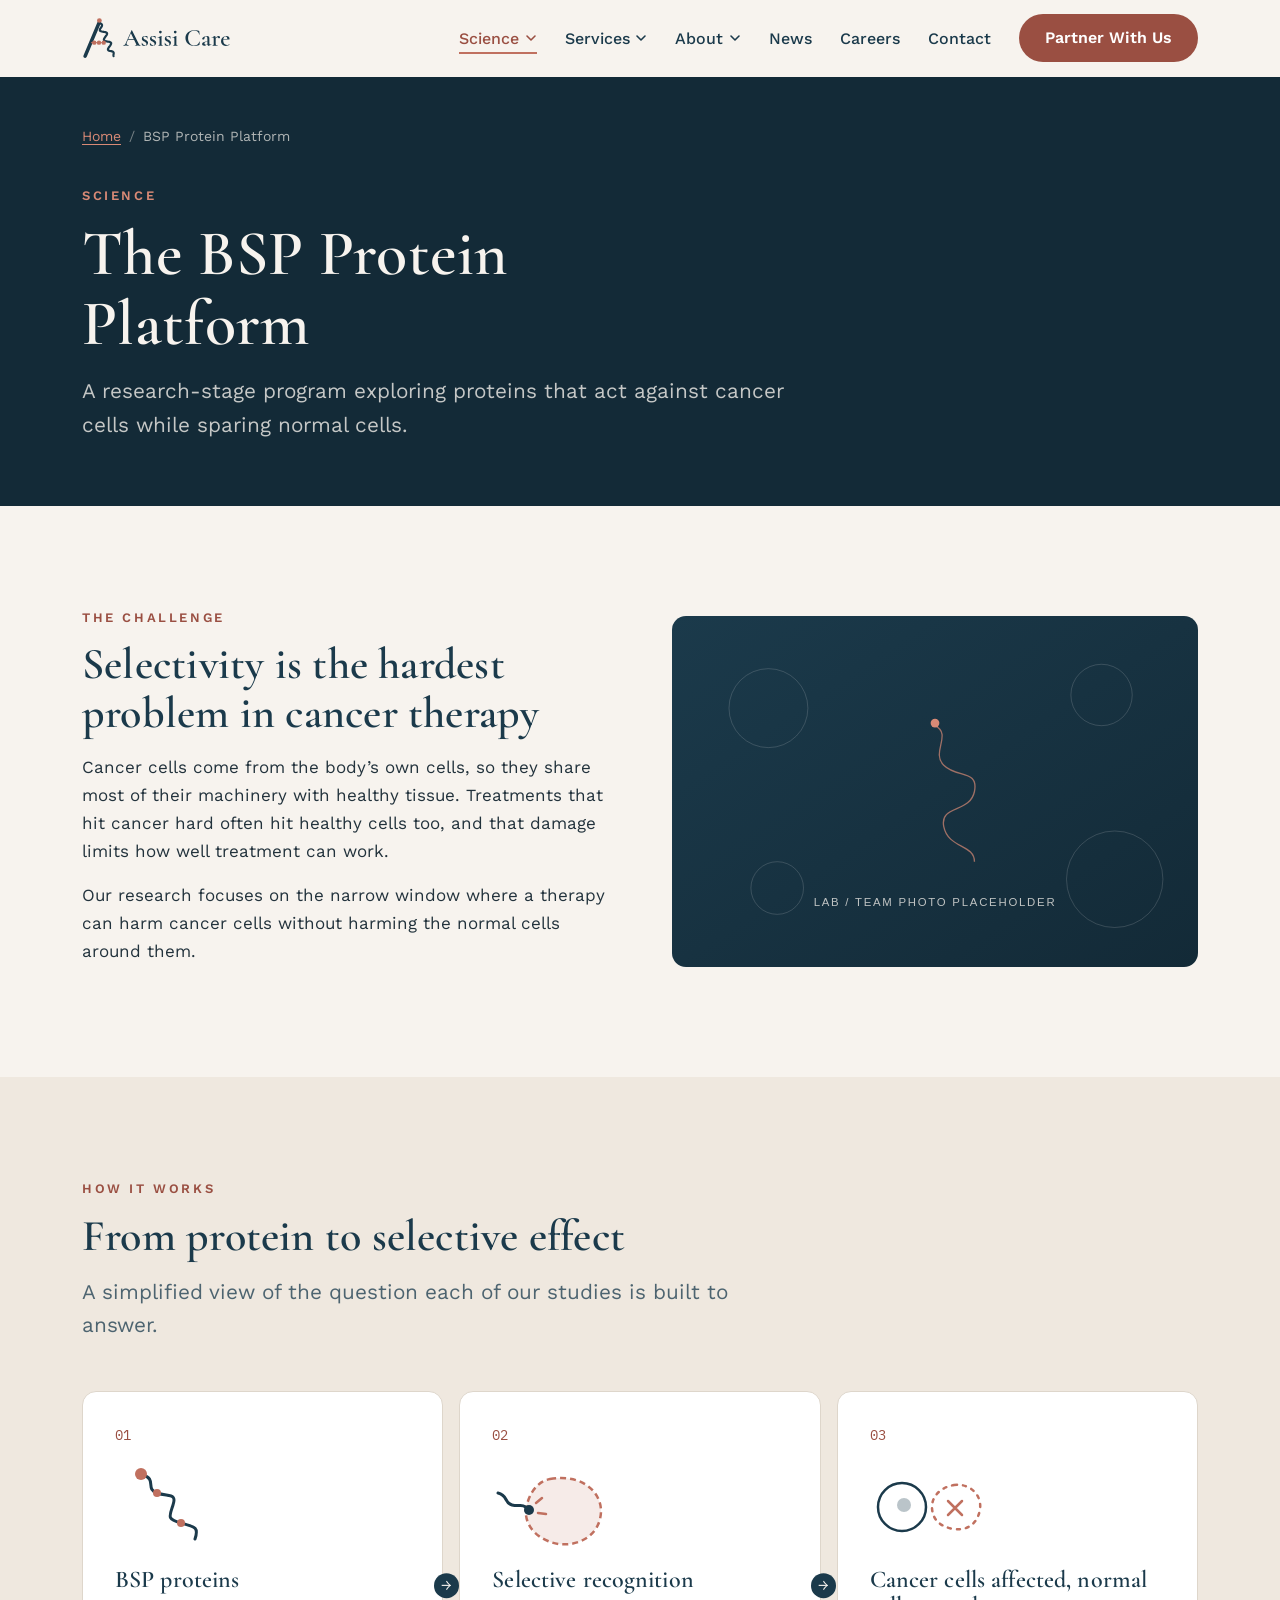
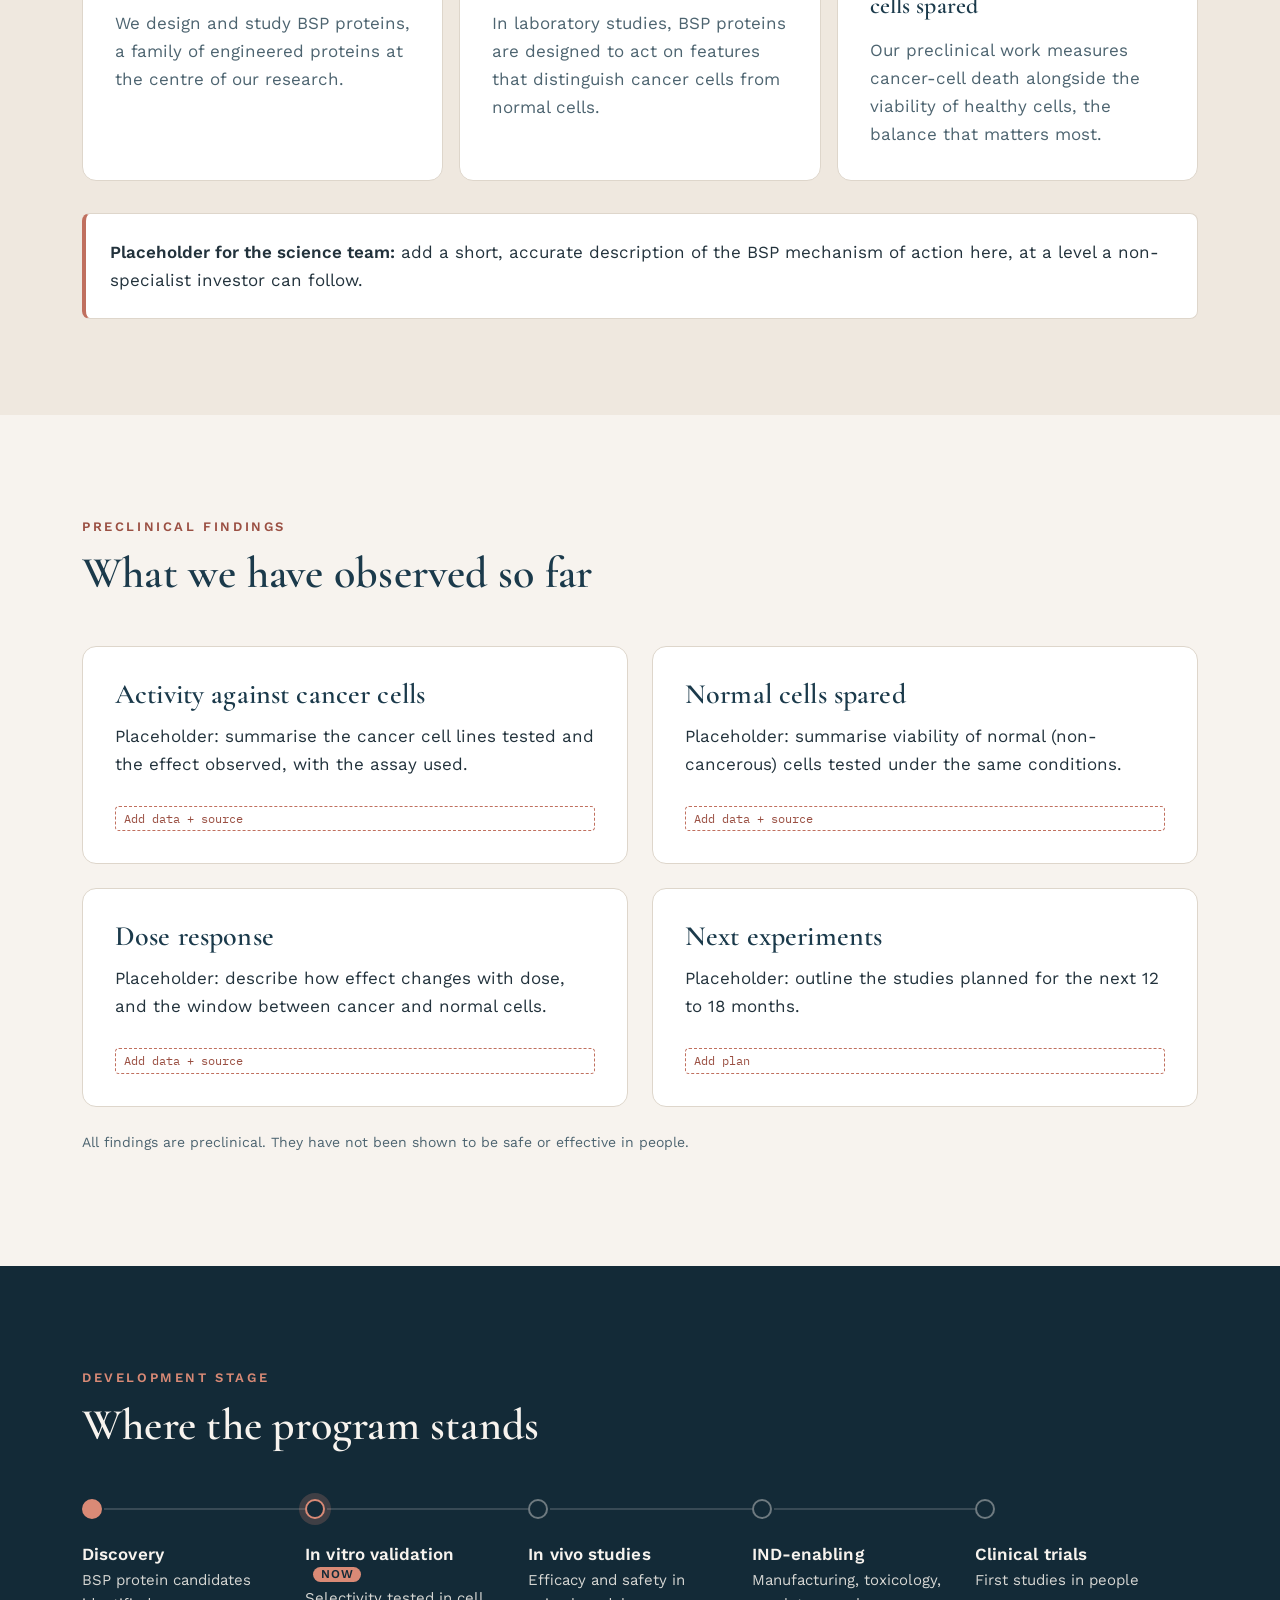
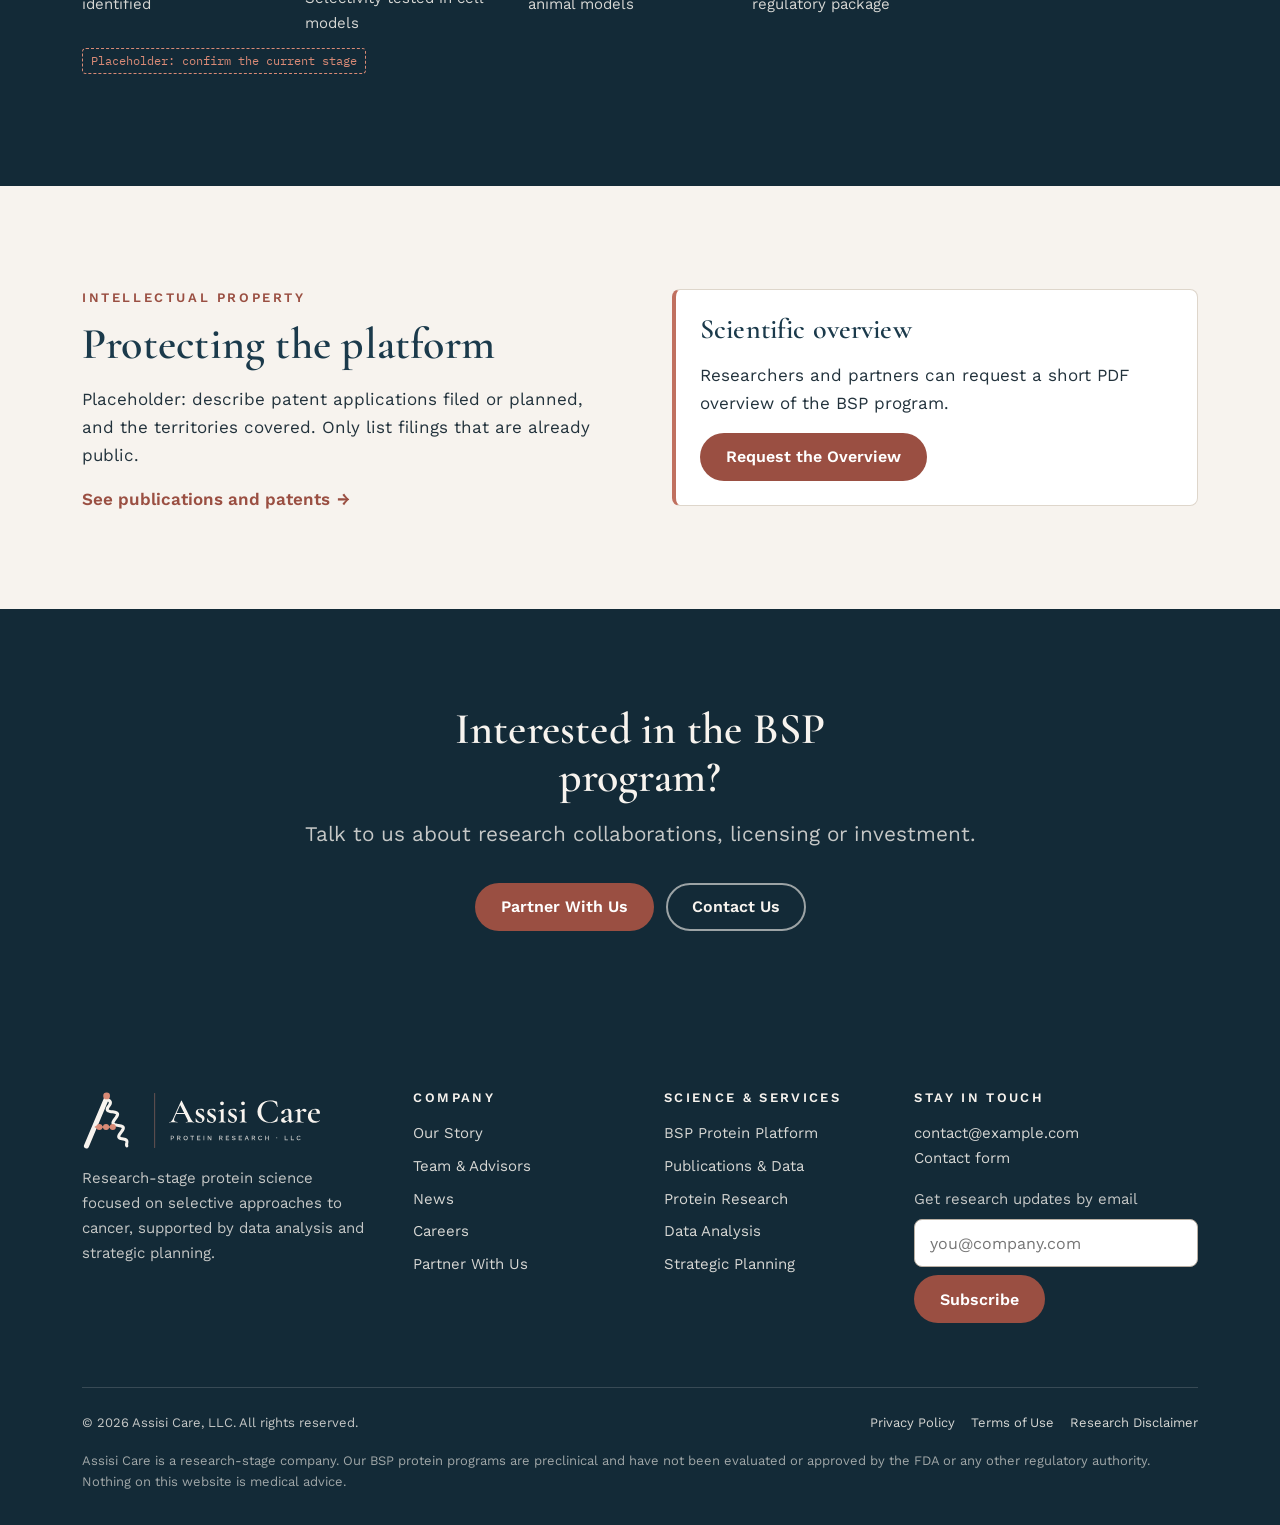
<file: science.html>
<!DOCTYPE html>
<html lang="en" class="no-js">
<head>
  <meta charset="utf-8">
  <meta name="viewport" content="width=device-width, initial-scale=1">
  <title>BSP Protein Platform | Assisi Care</title>
  <meta name="description" content="How Assisi Care's research-stage BSP protein platform aims to act against cancer cells while sparing normal cells, and where the program stands.">
  <link rel="canonical" href="https://assisi.care/science.html">

  <!-- How the page looks when shared on social media -->
  <meta property="og:type" content="website">
  <meta property="og:site_name" content="Assisi Care">
  <meta property="og:title" content="BSP Protein Platform | Assisi Care">
  <meta property="og:description" content="How Assisi Care's research-stage BSP protein platform aims to act against cancer cells while sparing normal cells, and where the program stands.">
  <meta property="og:url" content="https://assisi.care/science.html">
  <meta property="og:image" content="https://assisi.care/assets/images/og-image.png">
  <meta name="twitter:card" content="summary_large_image">

  <!-- Icons -->
  <link rel="icon" href="assets/logo/favicon.svg" type="image/svg+xml">
  <link rel="apple-touch-icon" href="assets/images/apple-touch-icon.png">
  <meta name="theme-color" content="#132A37">

  <!-- Fonts: Cormorant Garamond (headings), Work Sans (text), IBM Plex Mono (data) -->
  <link rel="preconnect" href="https://fonts.googleapis.com">
  <link rel="preconnect" href="https://fonts.gstatic.com" crossorigin>
  <link rel="stylesheet" href="https://fonts.googleapis.com/css2?family=Cormorant+Garamond:wght@500;600&amp;family=IBM+Plex+Mono:wght@400;500&amp;family=Work+Sans:wght@400;500;600&amp;display=swap">

  <link rel="stylesheet" href="css/styles.css">
  <!-- Tells the CSS that JavaScript is available (used by the mobile menu) -->
  <script>document.documentElement.className = 'js';</script>
  <script src="js/main.js" defer></script>
</head>
<body>
  <a class="skip-link" href="#main">Skip to main content</a>

  <header class="site-header">
    <div class="container header-inner">
      <a class="brand" href="index.html">
        <img src="assets/logo/logo-compact.svg" alt="Assisi Care home" width="149" height="42">
      </a>

      <button class="menu-toggle" type="button" aria-expanded="false" aria-controls="site-nav">
        <span class="menu-toggle__bars" aria-hidden="true"></span>
        <span class="menu-toggle__label">Menu</span>
      </button>

      <nav class="site-nav" id="site-nav" aria-label="Main">
        <ul class="nav-list">
        <li class="nav-item has-submenu">
          <button class="nav-link submenu-toggle is-current" type="button" aria-expanded="false" aria-controls="submenu-science">Science <svg class="chevron" viewBox="0 0 12 12" aria-hidden="true" focusable="false"><path d="M2 4l4 4 4-4" fill="none" stroke="currentColor" stroke-width="1.6" stroke-linecap="round" stroke-linejoin="round"/></svg></button>
          <ul class="submenu" id="submenu-science" hidden>
            <li><a href="science.html" aria-current="page"><strong>BSP Protein Platform</strong><span>How our research approach works</span></a></li>
            <li><a href="publications.html"><strong>Publications &amp; Data</strong><span>Papers, posters and patents</span></a></li>
          </ul>
        </li>
        <li class="nav-item has-submenu">
          <button class="nav-link submenu-toggle" type="button" aria-expanded="false" aria-controls="submenu-services">Services <svg class="chevron" viewBox="0 0 12 12" aria-hidden="true" focusable="false"><path d="M2 4l4 4 4-4" fill="none" stroke="currentColor" stroke-width="1.6" stroke-linecap="round" stroke-linejoin="round"/></svg></button>
          <ul class="submenu" id="submenu-services" hidden>
            <li><a href="services.html"><strong>All services</strong><span>How we work with research teams</span></a></li>
            <li><a href="services.html#protein-research"><strong>Protein Research</strong><span>Expression, characterisation, assays</span></a></li>
            <li><a href="services.html#data-analysis"><strong>Data Analysis</strong><span>Statistics, bioinformatics, visualisation</span></a></li>
            <li><a href="services.html#strategic-planning"><strong>Strategic Planning</strong><span>R&amp;D roadmaps and prioritisation</span></a></li>
          </ul>
        </li>
        <li class="nav-item has-submenu">
          <button class="nav-link submenu-toggle" type="button" aria-expanded="false" aria-controls="submenu-about">About <svg class="chevron" viewBox="0 0 12 12" aria-hidden="true" focusable="false"><path d="M2 4l4 4 4-4" fill="none" stroke="currentColor" stroke-width="1.6" stroke-linecap="round" stroke-linejoin="round"/></svg></button>
          <ul class="submenu" id="submenu-about" hidden>
            <li><a href="about.html"><strong>Our Story &amp; Mission</strong><span>Why Assisi Care exists</span></a></li>
            <li><a href="about.html#team"><strong>Team &amp; Advisors</strong><span>The people behind the research</span></a></li>
          </ul>
        </li>
        <li class="nav-item"><a class="nav-link" href="news.html">News</a></li>
        <li class="nav-item"><a class="nav-link" href="careers.html">Careers</a></li>
        <li class="nav-item"><a class="nav-link" href="contact.html">Contact</a></li>
        <li class="nav-item nav-item--cta"><a class="btn btn--primary" href="partner.html">Partner With Us</a></li>
        </ul>
      </nav>
    </div>
  </header>

  <main id="main" tabindex="-1">
    <section class="section--dark page-hero" aria-labelledby="page-title">
      <div class="container">
        <nav class="breadcrumbs" aria-label="Breadcrumb">
          <ol>
            <li><a href="index.html">Home</a></li>
            <li><span aria-current="page">BSP Protein Platform</span></li>
          </ol>
        </nav>
        <p class="eyebrow">Science</p>
        <h1 id="page-title">The BSP Protein Platform</h1>
        <p class="lead mb-0">A research-stage program exploring proteins that act against cancer cells while sparing normal cells.</p>
      </div>
    </section>

    <section class="section" aria-labelledby="challenge-title">
      <div class="container split">
        <div>
          <p class="eyebrow">The challenge</p>
          <h2 id="challenge-title">Selectivity is the hardest problem in cancer therapy</h2>
          <p>Cancer cells come from the body&rsquo;s own cells, so they share most of their machinery with healthy tissue. Treatments that hit cancer hard often hit healthy cells too, and that damage limits how well treatment can work.</p>
          <p>Our research focuses on the narrow window where a therapy can harm cancer cells without harming the normal cells around them.</p>
        </div>
        <div class="split__media">
          <img src="assets/images/placeholder-lab.svg" alt="Lab photo (placeholder)" width="1200" height="800" loading="lazy">
        </div>
      </div>
    </section>

    <section class="section section--alt" aria-labelledby="how-title">
      <div class="container">
        <div class="section-header">
          <p class="eyebrow">How it works</p>
          <h2 id="how-title">From protein to selective effect</h2>
          <p class="lead">A simplified view of the question each of our studies is built to answer.</p>
        </div>
        <ol class="steps">
          <li class="step">
            <div class="step__figure"><svg viewBox="0 0 120 88" aria-hidden="true" focusable="false">
            <path d="M28 12c14 4 2 14 14 18s20 0 16 12-6 14 8 18 18 4 14 16" fill="none" stroke="#1B3A4B" stroke-width="3" stroke-linecap="round"/>
            <circle cx="26" cy="11" r="6" fill="#C0705F"/><circle cx="42" cy="30" r="4" fill="#C0705F"/><circle cx="66" cy="60" r="4" fill="#C0705F"/>
          </svg></div>
            <h3>BSP proteins</h3>
            <p>We design and study BSP proteins, a family of engineered proteins at the centre of our research.</p>
          </li>
          <li class="step">
            <div class="step__figure"><svg viewBox="0 0 120 88" aria-hidden="true" focusable="false">
            <path d="M58 16c34 -6 56 16 50 40-6 24-34 30-52 22-20-8-26-26-20-40 4-12 12-20 22-22z" fill="#C0705F" fill-opacity=".14" stroke="#C0705F" stroke-width="2.5" stroke-dasharray="6 4"/>
            <path d="M6 30c10 2 6 10 14 12s10-2 16 4" fill="none" stroke="#1B3A4B" stroke-width="3" stroke-linecap="round"/>
            <circle cx="37" cy="47" r="5" fill="#1B3A4B"/>
            <path d="M44 40l6-5M46 50l8 1" stroke="#C0705F" stroke-width="2.5" stroke-linecap="round"/>
          </svg></div>
            <h3>Selective recognition</h3>
            <p>In laboratory studies, BSP proteins are designed to act on features that distinguish cancer cells from normal cells.</p>
          </li>
          <li class="step">
            <div class="step__figure"><svg viewBox="0 0 120 88" aria-hidden="true" focusable="false">
            <circle cx="32" cy="44" r="24" fill="none" stroke="#1B3A4B" stroke-width="2.5"/><circle cx="34" cy="42" r="7" fill="#1B3A4B" fill-opacity=".3"/>
            <path d="M84 22c16-2 28 10 26 24s-12 22-26 20-22-10-22-22 10-20 22-22z" fill="none" stroke="#C0705F" stroke-width="2.5" stroke-dasharray="3 6" stroke-linecap="round"/>
            <path d="M78 38l14 14M92 38L78 52" stroke="#C0705F" stroke-width="2.5" stroke-linecap="round"/>
          </svg></div>
            <h3>Cancer cells affected, normal cells spared</h3>
            <p>Our preclinical work measures cancer-cell death alongside the viability of healthy cells, the balance that matters most.</p>
          </li>
        </ol>
        <div class="notice section-footer">
          <p><strong>Placeholder for the science team:</strong> add a short, accurate description of the BSP mechanism of action here, at a level a non-specialist investor can follow. <!-- TODO: confirm what "BSP" stands for and whether it should be spelled out. --></p>
        </div>
      </div>
    </section>

    <section class="section" aria-labelledby="findings-title">
      <div class="container">
        <div class="section-header">
          <p class="eyebrow">Preclinical findings</p>
          <h2 id="findings-title">What we have observed so far</h2>
        </div>
        <div class="grid grid--2">
          <article class="card">
            <h3>Activity against cancer cells</h3>
            <p>Placeholder: summarise the cancer cell lines tested and the effect observed, with the assay used.</p>
            <span class="placeholder-flag">Add data + source</span>
          </article>
          <article class="card">
            <h3>Normal cells spared</h3>
            <p>Placeholder: summarise viability of normal (non-cancerous) cells tested under the same conditions.</p>
            <span class="placeholder-flag">Add data + source</span>
          </article>
          <article class="card">
            <h3>Dose response</h3>
            <p>Placeholder: describe how effect changes with dose, and the window between cancer and normal cells.</p>
            <span class="placeholder-flag">Add data + source</span>
          </article>
          <article class="card">
            <h3>Next experiments</h3>
            <p>Placeholder: outline the studies planned for the next 12 to 18 months.</p>
            <span class="placeholder-flag">Add plan</span>
          </article>
        </div>
        <p class="footnote">All findings are preclinical. They have not been shown to be safe or effective in people.</p>
      </div>
    </section>

    <section class="section section--dark" aria-labelledby="stage-title">
      <div class="container">
        <div class="section-header">
          <p class="eyebrow">Development stage</p>
          <h2 id="stage-title">Where the program stands</h2>
        </div>
        <ol class="pipeline">
          <li class="pipeline__stage pipeline__stage--done">
            <span class="pipeline__dot" aria-hidden="true"></span>
            <h3>Discovery</h3>
            <p>BSP protein candidates identified</p>
          </li>
          <li class="pipeline__stage pipeline__stage--current" aria-current="step">
            <span class="pipeline__dot" aria-hidden="true"></span>
            <h3>In vitro validation <span class="pipeline__badge">Now</span></h3>
            <p>Selectivity tested in cell models</p>
          </li>
          <li class="pipeline__stage">
            <span class="pipeline__dot" aria-hidden="true"></span>
            <h3>In vivo studies</h3>
            <p>Efficacy and safety in animal models</p>
          </li>
          <li class="pipeline__stage">
            <span class="pipeline__dot" aria-hidden="true"></span>
            <h3>IND-enabling</h3>
            <p>Manufacturing, toxicology, regulatory package</p>
          </li>
          <li class="pipeline__stage">
            <span class="pipeline__dot" aria-hidden="true"></span>
            <h3>Clinical trials</h3>
            <p>First studies in people</p>
          </li>
        </ol>
        <p class="placeholder-flag">Placeholder: confirm the current stage</p>
      </div>
    </section>

    <section class="section" aria-labelledby="ip-title">
      <div class="container split">
        <div>
          <p class="eyebrow">Intellectual property</p>
          <h2 id="ip-title">Protecting the platform</h2>
          <p>Placeholder: describe patent applications filed or planned, and the territories covered. Only list filings that are already public.</p>
          <a class="link-arrow" href="publications.html">See publications and patents</a>
        </div>
        <div class="notice">
          <h3>Scientific overview</h3>
          <p>Researchers and partners can request a short PDF overview of the BSP program.</p>
          <a class="btn btn--primary" href="contact.html?type=overview">Request the Overview</a>
        </div>
      </div>
    </section>

    <section class="section section--dark cta-band" aria-labelledby="cta-title">
      <div class="container">
        <h2 id="cta-title">Interested in the BSP program?</h2>
        <p class="lead">Talk to us about research collaborations, licensing or investment.</p>
        <div class="btn-group">
          <a class="btn btn--primary" href="partner.html">Partner With Us</a>
          <a class="btn btn--light" href="contact.html">Contact Us</a>
        </div>
      </div>
    </section>
  </main>

  <footer class="site-footer">
    <div class="container">
      <div class="footer-grid">
        <div class="footer-brand">
          <img src="assets/logo/logo-horizontal-reversed.svg" alt="Assisi Care, Protein Research" width="240" height="60">
          <p>Research-stage protein science focused on selective approaches to cancer, supported by data analysis and strategic planning.</p>
        </div>

        <nav aria-label="Company">
          <h2>Company</h2>
          <ul class="footer-links">
            <li><a href="about.html">Our Story</a></li>
            <li><a href="about.html#team">Team &amp; Advisors</a></li>
            <li><a href="news.html">News</a></li>
            <li><a href="careers.html">Careers</a></li>
            <li><a href="partner.html">Partner With Us</a></li>
          </ul>
        </nav>

        <nav aria-label="Science and services">
          <h2>Science &amp; Services</h2>
          <ul class="footer-links">
            <li><a href="science.html">BSP Protein Platform</a></li>
            <li><a href="publications.html">Publications &amp; Data</a></li>
            <li><a href="services.html#protein-research">Protein Research</a></li>
            <li><a href="services.html#data-analysis">Data Analysis</a></li>
            <li><a href="services.html#strategic-planning">Strategic Planning</a></li>
          </ul>
        </nav>

        <div>
          <h2>Stay in touch</h2>
          <p><a href="mailto:contact@example.com">contact@example.com</a><br><a href="contact.html">Contact form</a></p>
          <form class="newsletter-form" novalidate>
            <label for="footer-email">Get research updates by email</label>
            <div class="newsletter">
              <input type="email" id="footer-email" name="email" autocomplete="email" placeholder="you@company.com" required>
              <button class="btn btn--primary" type="submit">Subscribe</button>
            </div>
            <p class="form-status small" role="status"></p>
          </form>
        </div>
      </div>

      <div class="footer-bottom">
        <p class="mb-0">&copy; <span data-current-year>2026</span> Assisi Care, LLC. All rights reserved.</p>
        <ul>
          <li><a href="privacy.html">Privacy Policy</a></li>
          <li><a href="terms.html">Terms of Use</a></li>
          <li><a href="disclaimer.html">Research Disclaimer</a></li>
        </ul>
        <p class="disclaimer">Assisi Care is a research-stage company. Our BSP protein programs are preclinical and have not been evaluated or approved by the FDA or any other regulatory authority. Nothing on this website is medical advice.</p>
      </div>
    </div>
  </footer>
</body>
</html>
</file>
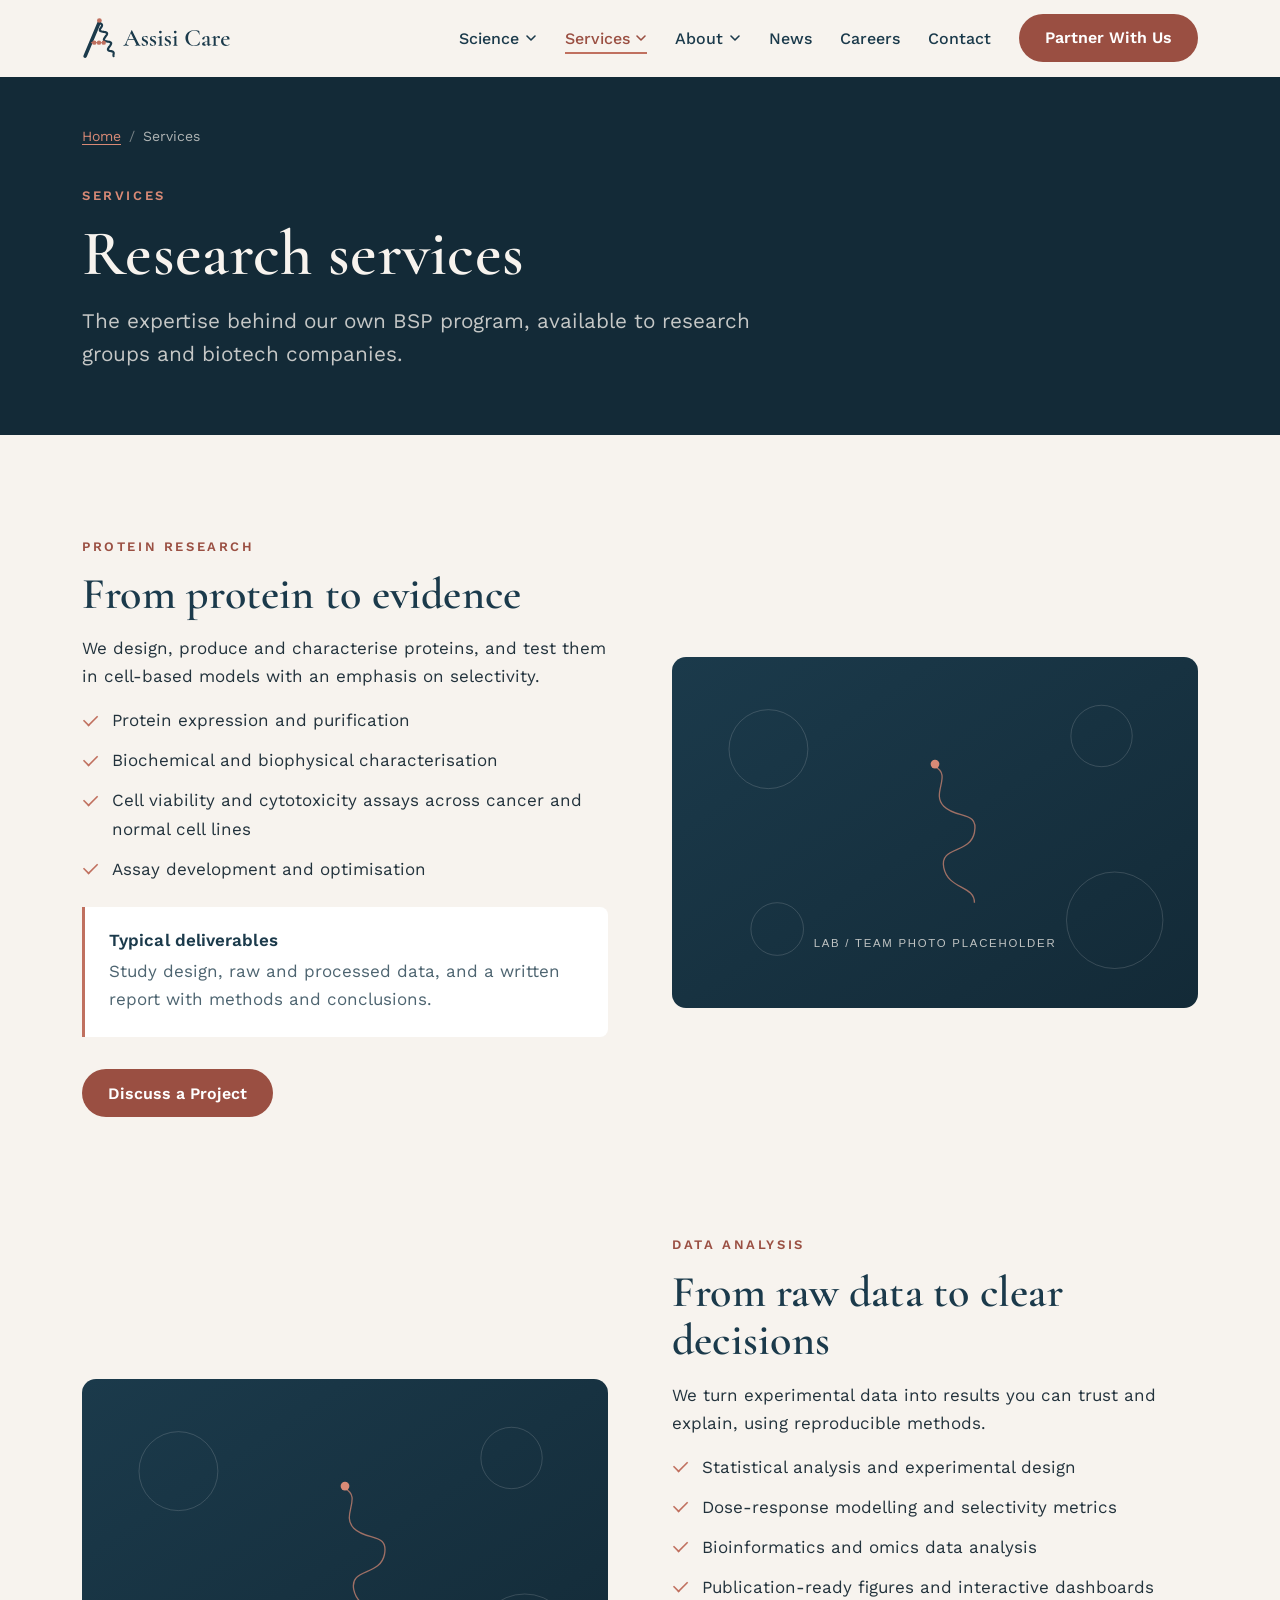
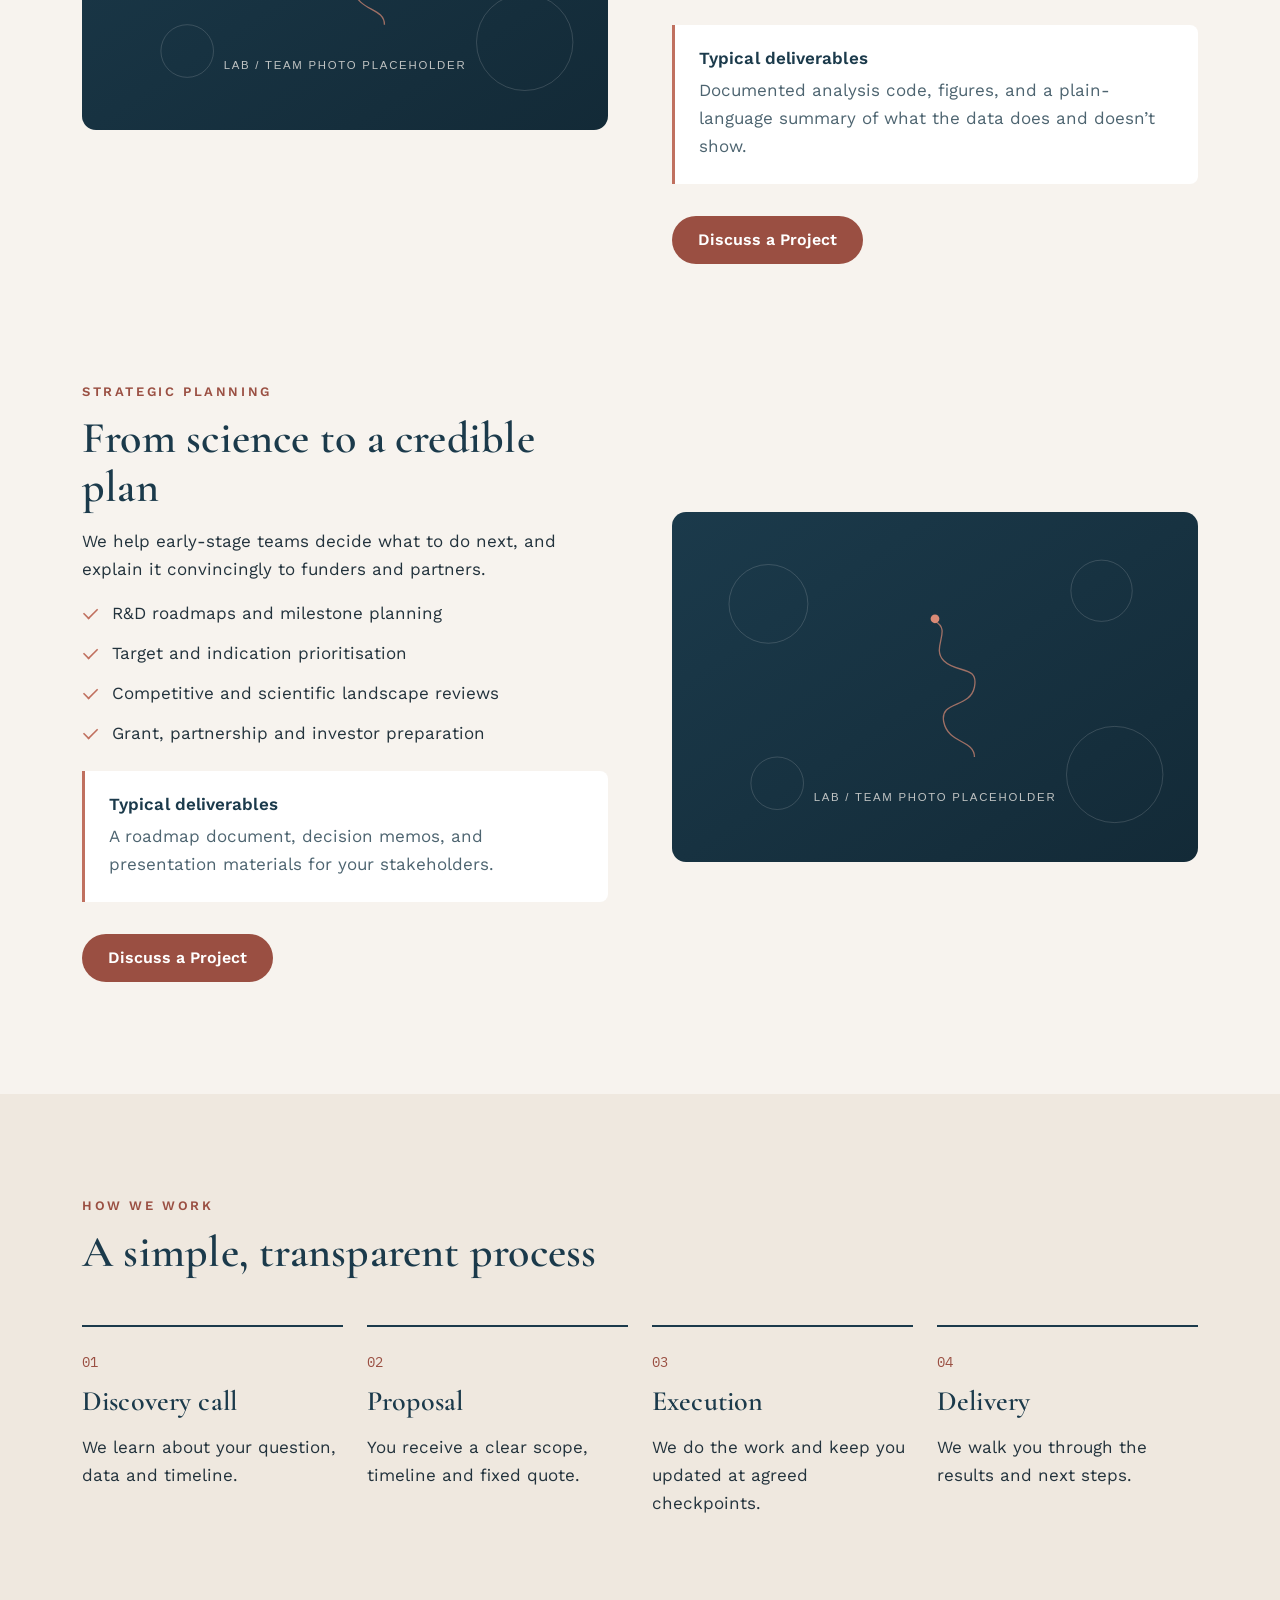
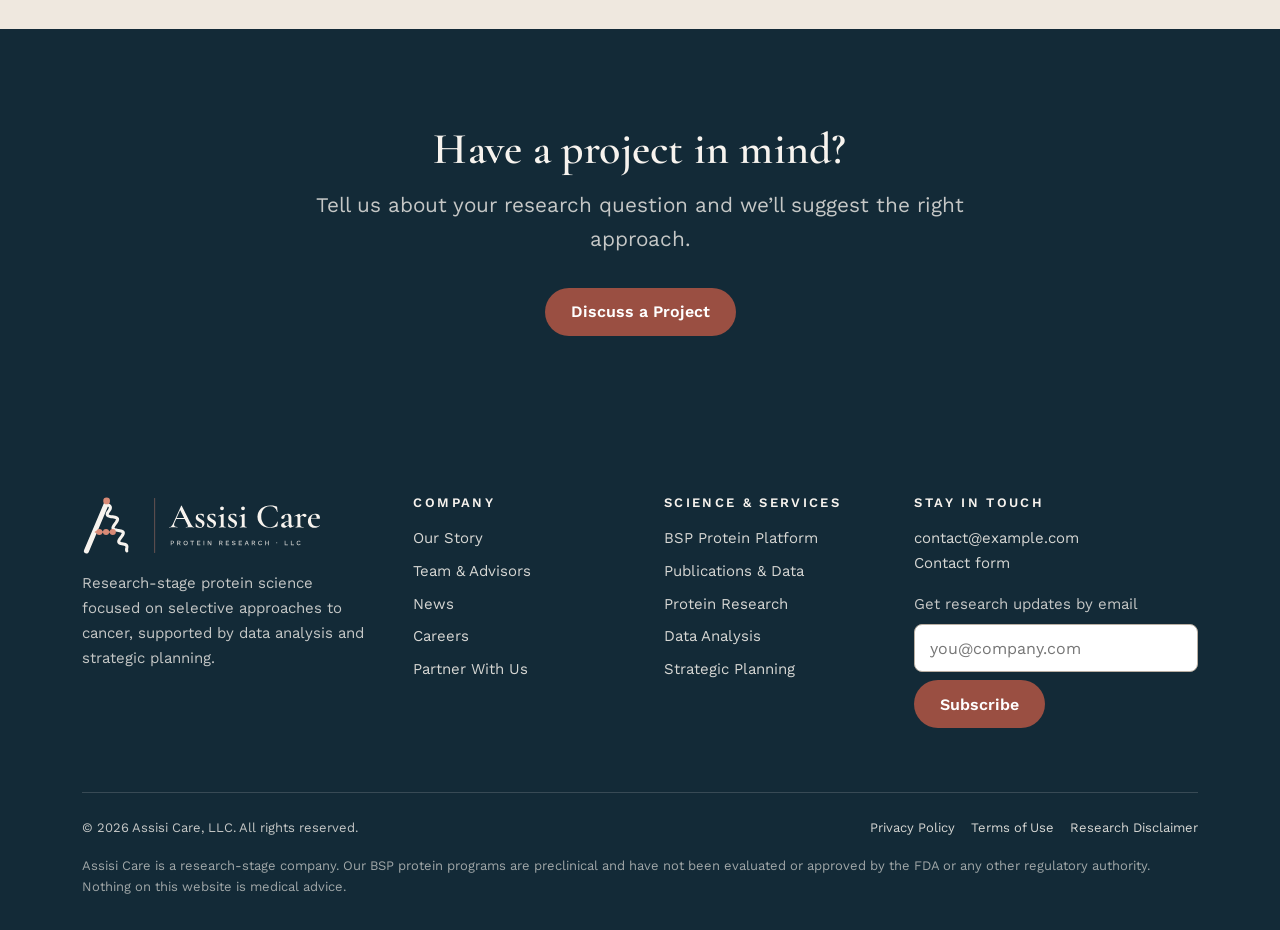
<file: services.html>
<!DOCTYPE html>
<html lang="en" class="no-js">
<head>
  <meta charset="utf-8">
  <meta name="viewport" content="width=device-width, initial-scale=1">
  <title>Research Services | Assisi Care</title>
  <meta name="description" content="Protein research, data analysis and strategic planning services from Assisi Care for research groups and biotech companies.">
  <link rel="canonical" href="https://assisi.care/services.html">

  <!-- How the page looks when shared on social media -->
  <meta property="og:type" content="website">
  <meta property="og:site_name" content="Assisi Care">
  <meta property="og:title" content="Research Services | Assisi Care">
  <meta property="og:description" content="Protein research, data analysis and strategic planning services from Assisi Care for research groups and biotech companies.">
  <meta property="og:url" content="https://assisi.care/services.html">
  <meta property="og:image" content="https://assisi.care/assets/images/og-image.png">
  <meta name="twitter:card" content="summary_large_image">

  <!-- Icons -->
  <link rel="icon" href="assets/logo/favicon.svg" type="image/svg+xml">
  <link rel="apple-touch-icon" href="assets/images/apple-touch-icon.png">
  <meta name="theme-color" content="#132A37">

  <!-- Fonts: Cormorant Garamond (headings), Work Sans (text), IBM Plex Mono (data) -->
  <link rel="preconnect" href="https://fonts.googleapis.com">
  <link rel="preconnect" href="https://fonts.gstatic.com" crossorigin>
  <link rel="stylesheet" href="https://fonts.googleapis.com/css2?family=Cormorant+Garamond:wght@500;600&amp;family=IBM+Plex+Mono:wght@400;500&amp;family=Work+Sans:wght@400;500;600&amp;display=swap">

  <link rel="stylesheet" href="css/styles.css">
  <!-- Tells the CSS that JavaScript is available (used by the mobile menu) -->
  <script>document.documentElement.className = 'js';</script>
  <script src="js/main.js" defer></script>
</head>
<body>
  <a class="skip-link" href="#main">Skip to main content</a>

  <header class="site-header">
    <div class="container header-inner">
      <a class="brand" href="index.html">
        <img src="assets/logo/logo-compact.svg" alt="Assisi Care home" width="149" height="42">
      </a>

      <button class="menu-toggle" type="button" aria-expanded="false" aria-controls="site-nav">
        <span class="menu-toggle__bars" aria-hidden="true"></span>
        <span class="menu-toggle__label">Menu</span>
      </button>

      <nav class="site-nav" id="site-nav" aria-label="Main">
        <ul class="nav-list">
        <li class="nav-item has-submenu">
          <button class="nav-link submenu-toggle" type="button" aria-expanded="false" aria-controls="submenu-science">Science <svg class="chevron" viewBox="0 0 12 12" aria-hidden="true" focusable="false"><path d="M2 4l4 4 4-4" fill="none" stroke="currentColor" stroke-width="1.6" stroke-linecap="round" stroke-linejoin="round"/></svg></button>
          <ul class="submenu" id="submenu-science" hidden>
            <li><a href="science.html"><strong>BSP Protein Platform</strong><span>How our research approach works</span></a></li>
            <li><a href="publications.html"><strong>Publications &amp; Data</strong><span>Papers, posters and patents</span></a></li>
          </ul>
        </li>
        <li class="nav-item has-submenu">
          <button class="nav-link submenu-toggle is-current" type="button" aria-expanded="false" aria-controls="submenu-services">Services <svg class="chevron" viewBox="0 0 12 12" aria-hidden="true" focusable="false"><path d="M2 4l4 4 4-4" fill="none" stroke="currentColor" stroke-width="1.6" stroke-linecap="round" stroke-linejoin="round"/></svg></button>
          <ul class="submenu" id="submenu-services" hidden>
            <li><a href="services.html" aria-current="page"><strong>All services</strong><span>How we work with research teams</span></a></li>
            <li><a href="services.html#protein-research"><strong>Protein Research</strong><span>Expression, characterisation, assays</span></a></li>
            <li><a href="services.html#data-analysis"><strong>Data Analysis</strong><span>Statistics, bioinformatics, visualisation</span></a></li>
            <li><a href="services.html#strategic-planning"><strong>Strategic Planning</strong><span>R&amp;D roadmaps and prioritisation</span></a></li>
          </ul>
        </li>
        <li class="nav-item has-submenu">
          <button class="nav-link submenu-toggle" type="button" aria-expanded="false" aria-controls="submenu-about">About <svg class="chevron" viewBox="0 0 12 12" aria-hidden="true" focusable="false"><path d="M2 4l4 4 4-4" fill="none" stroke="currentColor" stroke-width="1.6" stroke-linecap="round" stroke-linejoin="round"/></svg></button>
          <ul class="submenu" id="submenu-about" hidden>
            <li><a href="about.html"><strong>Our Story &amp; Mission</strong><span>Why Assisi Care exists</span></a></li>
            <li><a href="about.html#team"><strong>Team &amp; Advisors</strong><span>The people behind the research</span></a></li>
          </ul>
        </li>
        <li class="nav-item"><a class="nav-link" href="news.html">News</a></li>
        <li class="nav-item"><a class="nav-link" href="careers.html">Careers</a></li>
        <li class="nav-item"><a class="nav-link" href="contact.html">Contact</a></li>
        <li class="nav-item nav-item--cta"><a class="btn btn--primary" href="partner.html">Partner With Us</a></li>
        </ul>
      </nav>
    </div>
  </header>

  <main id="main" tabindex="-1">
    <section class="section--dark page-hero" aria-labelledby="page-title">
      <div class="container">
        <nav class="breadcrumbs" aria-label="Breadcrumb">
          <ol>
            <li><a href="index.html">Home</a></li>
            <li><span aria-current="page">Services</span></li>
          </ol>
        </nav>
        <p class="eyebrow">Services</p>
        <h1 id="page-title">Research services</h1>
        <p class="lead mb-0">The expertise behind our own BSP program, available to research groups and biotech companies.</p>
      </div>
    </section>

    <section class="section" aria-label="Our services">
      <div class="container">
        <article class="service split" id="protein-research" aria-labelledby="protein-research-title">
          <div>
            <p class="eyebrow">Protein Research</p>
            <h2 id="protein-research-title">From protein to evidence</h2>
            <p>We design, produce and characterise proteins, and test them in cell-based models with an emphasis on selectivity.</p>
            <ul class="check-list">
              <li>Protein expression and purification</li>
              <li>Biochemical and biophysical characterisation</li>
              <li>Cell viability and cytotoxicity assays across cancer and normal cell lines</li>
              <li>Assay development and optimisation</li>
            </ul>
            <div class="service__deliverables">
              <h3>Typical deliverables</h3>
              <p>Study design, raw and processed data, and a written report with methods and conclusions.</p>
            </div>
            <p class="section-footer"><a class="btn btn--primary" href="contact.html?type=services">Discuss a Project</a></p>
          </div>
          <div class="split__media">
            <img src="assets/images/placeholder-lab.svg" alt="Protein Research photo (placeholder)" width="1200" height="800" loading="lazy">
          </div>
        </article>
        <article class="service split split--reverse" id="data-analysis" aria-labelledby="data-analysis-title">
          <div>
            <p class="eyebrow">Data Analysis</p>
            <h2 id="data-analysis-title">From raw data to clear decisions</h2>
            <p>We turn experimental data into results you can trust and explain, using reproducible methods.</p>
            <ul class="check-list">
              <li>Statistical analysis and experimental design</li>
              <li>Dose-response modelling and selectivity metrics</li>
              <li>Bioinformatics and omics data analysis</li>
              <li>Publication-ready figures and interactive dashboards</li>
            </ul>
            <div class="service__deliverables">
              <h3>Typical deliverables</h3>
              <p>Documented analysis code, figures, and a plain-language summary of what the data does and doesn&rsquo;t show.</p>
            </div>
            <p class="section-footer"><a class="btn btn--primary" href="contact.html?type=services">Discuss a Project</a></p>
          </div>
          <div class="split__media">
            <img src="assets/images/placeholder-lab.svg" alt="Data Analysis photo (placeholder)" width="1200" height="800" loading="lazy">
          </div>
        </article>
        <article class="service split" id="strategic-planning" aria-labelledby="strategic-planning-title">
          <div>
            <p class="eyebrow">Strategic Planning</p>
            <h2 id="strategic-planning-title">From science to a credible plan</h2>
            <p>We help early-stage teams decide what to do next, and explain it convincingly to funders and partners.</p>
            <ul class="check-list">
              <li>R&amp;D roadmaps and milestone planning</li>
              <li>Target and indication prioritisation</li>
              <li>Competitive and scientific landscape reviews</li>
              <li>Grant, partnership and investor preparation</li>
            </ul>
            <div class="service__deliverables">
              <h3>Typical deliverables</h3>
              <p>A roadmap document, decision memos, and presentation materials for your stakeholders.</p>
            </div>
            <p class="section-footer"><a class="btn btn--primary" href="contact.html?type=services">Discuss a Project</a></p>
          </div>
          <div class="split__media">
            <img src="assets/images/placeholder-lab.svg" alt="Strategic Planning photo (placeholder)" width="1200" height="800" loading="lazy">
          </div>
        </article>
      </div>
    </section>

    <section class="section section--alt" aria-labelledby="process-title">
      <div class="container">
        <div class="section-header">
          <p class="eyebrow">How we work</p>
          <h2 id="process-title">A simple, transparent process</h2>
        </div>
        <div class="grid grid--4">
          <div class="point"><span class="point__number">01</span><h3>Discovery call</h3><p>We learn about your question, data and timeline.</p></div>
          <div class="point"><span class="point__number">02</span><h3>Proposal</h3><p>You receive a clear scope, timeline and fixed quote.</p></div>
          <div class="point"><span class="point__number">03</span><h3>Execution</h3><p>We do the work and keep you updated at agreed checkpoints.</p></div>
          <div class="point"><span class="point__number">04</span><h3>Delivery</h3><p>We walk you through the results and next steps.</p></div>
        </div>
      </div>
    </section>

    <section class="section section--dark cta-band" aria-labelledby="cta-title">
      <div class="container">
        <h2 id="cta-title">Have a project in mind?</h2>
        <p class="lead">Tell us about your research question and we&rsquo;ll suggest the right approach.</p>
        <div class="btn-group">
          <a class="btn btn--primary" href="contact.html?type=services">Discuss a Project</a>
        </div>
      </div>
    </section>
  </main>

  <footer class="site-footer">
    <div class="container">
      <div class="footer-grid">
        <div class="footer-brand">
          <img src="assets/logo/logo-horizontal-reversed.svg" alt="Assisi Care, Protein Research" width="240" height="60">
          <p>Research-stage protein science focused on selective approaches to cancer, supported by data analysis and strategic planning.</p>
        </div>

        <nav aria-label="Company">
          <h2>Company</h2>
          <ul class="footer-links">
            <li><a href="about.html">Our Story</a></li>
            <li><a href="about.html#team">Team &amp; Advisors</a></li>
            <li><a href="news.html">News</a></li>
            <li><a href="careers.html">Careers</a></li>
            <li><a href="partner.html">Partner With Us</a></li>
          </ul>
        </nav>

        <nav aria-label="Science and services">
          <h2>Science &amp; Services</h2>
          <ul class="footer-links">
            <li><a href="science.html">BSP Protein Platform</a></li>
            <li><a href="publications.html">Publications &amp; Data</a></li>
            <li><a href="services.html#protein-research">Protein Research</a></li>
            <li><a href="services.html#data-analysis">Data Analysis</a></li>
            <li><a href="services.html#strategic-planning">Strategic Planning</a></li>
          </ul>
        </nav>

        <div>
          <h2>Stay in touch</h2>
          <p><a href="mailto:contact@example.com">contact@example.com</a><br><a href="contact.html">Contact form</a></p>
          <form class="newsletter-form" novalidate>
            <label for="footer-email">Get research updates by email</label>
            <div class="newsletter">
              <input type="email" id="footer-email" name="email" autocomplete="email" placeholder="you@company.com" required>
              <button class="btn btn--primary" type="submit">Subscribe</button>
            </div>
            <p class="form-status small" role="status"></p>
          </form>
        </div>
      </div>

      <div class="footer-bottom">
        <p class="mb-0">&copy; <span data-current-year>2026</span> Assisi Care, LLC. All rights reserved.</p>
        <ul>
          <li><a href="privacy.html">Privacy Policy</a></li>
          <li><a href="terms.html">Terms of Use</a></li>
          <li><a href="disclaimer.html">Research Disclaimer</a></li>
        </ul>
        <p class="disclaimer">Assisi Care is a research-stage company. Our BSP protein programs are preclinical and have not been evaluated or approved by the FDA or any other regulatory authority. Nothing on this website is medical advice.</p>
      </div>
    </div>
  </footer>
</body>
</html>
</file>
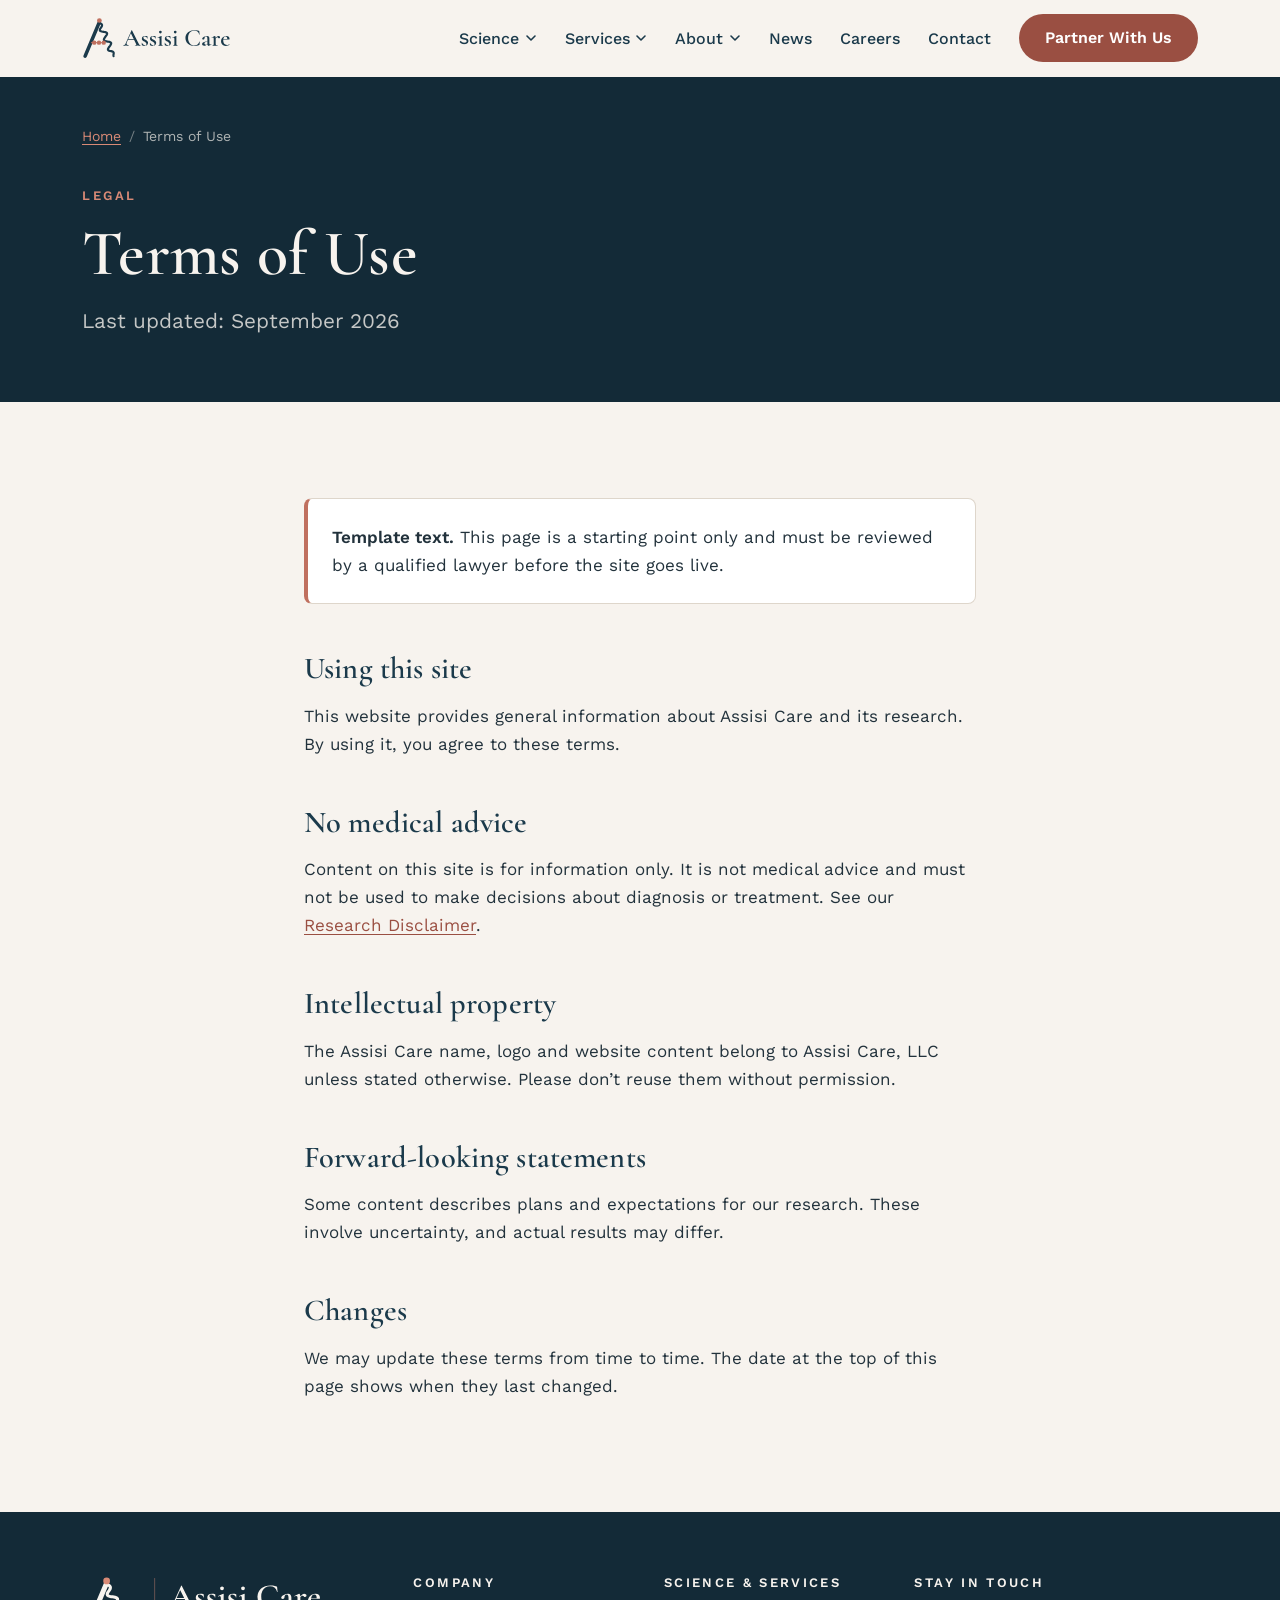
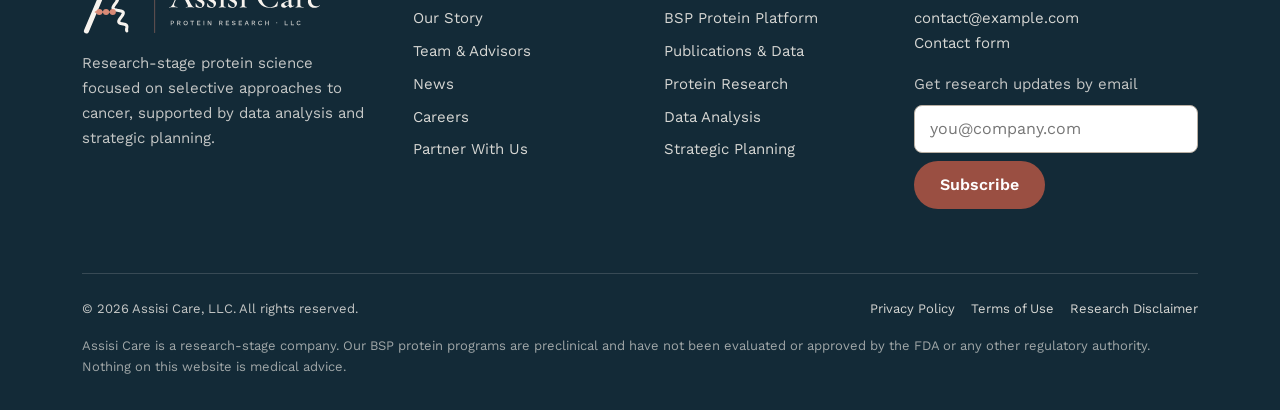
<file: terms.html>
<!DOCTYPE html>
<html lang="en" class="no-js">
<head>
  <meta charset="utf-8">
  <meta name="viewport" content="width=device-width, initial-scale=1">
  <title>Terms of Use | Assisi Care</title>
  <meta name="description" content="The terms that apply to your use of the Assisi Care website.">
  <link rel="canonical" href="https://assisi.care/terms.html">

  <!-- How the page looks when shared on social media -->
  <meta property="og:type" content="website">
  <meta property="og:site_name" content="Assisi Care">
  <meta property="og:title" content="Terms of Use | Assisi Care">
  <meta property="og:description" content="The terms that apply to your use of the Assisi Care website.">
  <meta property="og:url" content="https://assisi.care/terms.html">
  <meta property="og:image" content="https://assisi.care/assets/images/og-image.png">
  <meta name="twitter:card" content="summary_large_image">

  <!-- Icons -->
  <link rel="icon" href="assets/logo/favicon.svg" type="image/svg+xml">
  <link rel="apple-touch-icon" href="assets/images/apple-touch-icon.png">
  <meta name="theme-color" content="#132A37">

  <!-- Fonts: Cormorant Garamond (headings), Work Sans (text), IBM Plex Mono (data) -->
  <link rel="preconnect" href="https://fonts.googleapis.com">
  <link rel="preconnect" href="https://fonts.gstatic.com" crossorigin>
  <link rel="stylesheet" href="https://fonts.googleapis.com/css2?family=Cormorant+Garamond:wght@500;600&amp;family=IBM+Plex+Mono:wght@400;500&amp;family=Work+Sans:wght@400;500;600&amp;display=swap">

  <link rel="stylesheet" href="css/styles.css">
  <!-- Tells the CSS that JavaScript is available (used by the mobile menu) -->
  <script>document.documentElement.className = 'js';</script>
  <script src="js/main.js" defer></script>
</head>
<body>
  <a class="skip-link" href="#main">Skip to main content</a>

  <header class="site-header">
    <div class="container header-inner">
      <a class="brand" href="index.html">
        <img src="assets/logo/logo-compact.svg" alt="Assisi Care home" width="149" height="42">
      </a>

      <button class="menu-toggle" type="button" aria-expanded="false" aria-controls="site-nav">
        <span class="menu-toggle__bars" aria-hidden="true"></span>
        <span class="menu-toggle__label">Menu</span>
      </button>

      <nav class="site-nav" id="site-nav" aria-label="Main">
        <ul class="nav-list">
        <li class="nav-item has-submenu">
          <button class="nav-link submenu-toggle" type="button" aria-expanded="false" aria-controls="submenu-science">Science <svg class="chevron" viewBox="0 0 12 12" aria-hidden="true" focusable="false"><path d="M2 4l4 4 4-4" fill="none" stroke="currentColor" stroke-width="1.6" stroke-linecap="round" stroke-linejoin="round"/></svg></button>
          <ul class="submenu" id="submenu-science" hidden>
            <li><a href="science.html"><strong>BSP Protein Platform</strong><span>How our research approach works</span></a></li>
            <li><a href="publications.html"><strong>Publications &amp; Data</strong><span>Papers, posters and patents</span></a></li>
          </ul>
        </li>
        <li class="nav-item has-submenu">
          <button class="nav-link submenu-toggle" type="button" aria-expanded="false" aria-controls="submenu-services">Services <svg class="chevron" viewBox="0 0 12 12" aria-hidden="true" focusable="false"><path d="M2 4l4 4 4-4" fill="none" stroke="currentColor" stroke-width="1.6" stroke-linecap="round" stroke-linejoin="round"/></svg></button>
          <ul class="submenu" id="submenu-services" hidden>
            <li><a href="services.html"><strong>All services</strong><span>How we work with research teams</span></a></li>
            <li><a href="services.html#protein-research"><strong>Protein Research</strong><span>Expression, characterisation, assays</span></a></li>
            <li><a href="services.html#data-analysis"><strong>Data Analysis</strong><span>Statistics, bioinformatics, visualisation</span></a></li>
            <li><a href="services.html#strategic-planning"><strong>Strategic Planning</strong><span>R&amp;D roadmaps and prioritisation</span></a></li>
          </ul>
        </li>
        <li class="nav-item has-submenu">
          <button class="nav-link submenu-toggle" type="button" aria-expanded="false" aria-controls="submenu-about">About <svg class="chevron" viewBox="0 0 12 12" aria-hidden="true" focusable="false"><path d="M2 4l4 4 4-4" fill="none" stroke="currentColor" stroke-width="1.6" stroke-linecap="round" stroke-linejoin="round"/></svg></button>
          <ul class="submenu" id="submenu-about" hidden>
            <li><a href="about.html"><strong>Our Story &amp; Mission</strong><span>Why Assisi Care exists</span></a></li>
            <li><a href="about.html#team"><strong>Team &amp; Advisors</strong><span>The people behind the research</span></a></li>
          </ul>
        </li>
        <li class="nav-item"><a class="nav-link" href="news.html">News</a></li>
        <li class="nav-item"><a class="nav-link" href="careers.html">Careers</a></li>
        <li class="nav-item"><a class="nav-link" href="contact.html">Contact</a></li>
        <li class="nav-item nav-item--cta"><a class="btn btn--primary" href="partner.html">Partner With Us</a></li>
        </ul>
      </nav>
    </div>
  </header>

  <main id="main" tabindex="-1">
    <section class="section--dark page-hero" aria-labelledby="page-title">
      <div class="container">
        <nav class="breadcrumbs" aria-label="Breadcrumb">
          <ol>
            <li><a href="index.html">Home</a></li>
            <li><span aria-current="page">Terms of Use</span></li>
          </ol>
        </nav>
        <p class="eyebrow">Legal</p>
        <h1 id="page-title">Terms of Use</h1>
        <p class="lead mb-0">Last updated: September 2026</p>
      </div>
    </section>

    <section class="section">
      <div class="container prose">
        <div class="notice">
          <p><strong>Template text.</strong> This page is a starting point only and must be reviewed by a qualified lawyer before the site goes live.</p>
        </div>
        <h2>Using this site</h2>
        <p>This website provides general information about Assisi Care and its research. By using it, you agree to these terms.</p>
        <h2>No medical advice</h2>
        <p>Content on this site is for information only. It is not medical advice and must not be used to make decisions about diagnosis or treatment. See our <a href="disclaimer.html">Research Disclaimer</a>.</p>
        <h2>Intellectual property</h2>
        <p>The Assisi Care name, logo and website content belong to Assisi Care, LLC unless stated otherwise. Please don&rsquo;t reuse them without permission.</p>
        <h2>Forward-looking statements</h2>
        <p>Some content describes plans and expectations for our research. These involve uncertainty, and actual results may differ.</p>
        <h2>Changes</h2>
        <p>We may update these terms from time to time. The date at the top of this page shows when they last changed.</p>
      </div>
    </section>
  </main>

  <footer class="site-footer">
    <div class="container">
      <div class="footer-grid">
        <div class="footer-brand">
          <img src="assets/logo/logo-horizontal-reversed.svg" alt="Assisi Care, Protein Research" width="240" height="60">
          <p>Research-stage protein science focused on selective approaches to cancer, supported by data analysis and strategic planning.</p>
        </div>

        <nav aria-label="Company">
          <h2>Company</h2>
          <ul class="footer-links">
            <li><a href="about.html">Our Story</a></li>
            <li><a href="about.html#team">Team &amp; Advisors</a></li>
            <li><a href="news.html">News</a></li>
            <li><a href="careers.html">Careers</a></li>
            <li><a href="partner.html">Partner With Us</a></li>
          </ul>
        </nav>

        <nav aria-label="Science and services">
          <h2>Science &amp; Services</h2>
          <ul class="footer-links">
            <li><a href="science.html">BSP Protein Platform</a></li>
            <li><a href="publications.html">Publications &amp; Data</a></li>
            <li><a href="services.html#protein-research">Protein Research</a></li>
            <li><a href="services.html#data-analysis">Data Analysis</a></li>
            <li><a href="services.html#strategic-planning">Strategic Planning</a></li>
          </ul>
        </nav>

        <div>
          <h2>Stay in touch</h2>
          <p><a href="mailto:contact@example.com">contact@example.com</a><br><a href="contact.html">Contact form</a></p>
          <form class="newsletter-form" novalidate>
            <label for="footer-email">Get research updates by email</label>
            <div class="newsletter">
              <input type="email" id="footer-email" name="email" autocomplete="email" placeholder="you@company.com" required>
              <button class="btn btn--primary" type="submit">Subscribe</button>
            </div>
            <p class="form-status small" role="status"></p>
          </form>
        </div>
      </div>

      <div class="footer-bottom">
        <p class="mb-0">&copy; <span data-current-year>2026</span> Assisi Care, LLC. All rights reserved.</p>
        <ul>
          <li><a href="privacy.html">Privacy Policy</a></li>
          <li><a href="terms.html">Terms of Use</a></li>
          <li><a href="disclaimer.html">Research Disclaimer</a></li>
        </ul>
        <p class="disclaimer">Assisi Care is a research-stage company. Our BSP protein programs are preclinical and have not been evaluated or approved by the FDA or any other regulatory authority. Nothing on this website is medical advice.</p>
      </div>
    </div>
  </footer>
</body>
</html>
</file>
<file: css/styles.css>
/* ==========================================================================
   Assisi Care — main stylesheet
   --------------------------------------------------------------------------
   How this file is organised:
    1. Design tokens (colours, fonts, spacing) — change the brand here
    2. Base / reset
    3. Typography
    4. Layout helpers
    5. Buttons and links
    6. Header, navigation and mobile menu
    7. Hero sections
    8. Page components (cards, steps, stats, pipeline, team, news …)
    9. Forms
   10. Footer
   11. Utilities and accessibility
   ========================================================================== */


/* 1. DESIGN TOKENS
   ========================================================================== */
:root {
  /* Brand colours (taken from the Assisi Care logo) */
  --navy: #1B3A4B;          /* headings, main text accents          */
  --navy-deep: #132A37;     /* dark sections: hero, footer, CTA band */
  --terracotta: #C0705F;    /* graphics on light backgrounds         */
  --terracotta-dark: #9A4F42; /* buttons + links on light backgrounds (passes WCAG AA on cream, sand and white) */
  --terracotta-light: #D98A76; /* accents on dark backgrounds         */
  --cream: #F7F3EE;         /* page background                       */
  --sand: #EFE8DF;          /* alternate section background          */
  --white: #FFFFFF;         /* cards                                 */
  --slate: #4D6470;         /* secondary text                        */
  --ink: #22323C;           /* body text                             */
  --line: #DED6CB;          /* borders and dividers                  */
  --line-dark: rgba(247, 243, 238, 0.16); /* borders on dark sections */
  --error: #A33A2C;
  --success: #2E6B4F;

  /* Fonts (loaded from Google Fonts in each page's <head>) */
  --font-display: "Cormorant Garamond", "Iowan Old Style", Georgia, serif;
  --font-body: "Work Sans", "Helvetica Neue", Arial, system-ui, sans-serif;
  --font-mono: "IBM Plex Mono", ui-monospace, Consolas, monospace;

  /* Spacing scale */
  --space-1: 0.25rem;
  --space-2: 0.5rem;
  --space-3: 0.75rem;
  --space-4: 1rem;
  --space-5: 1.5rem;
  --space-6: 2rem;
  --space-7: 3rem;
  --space-8: 4rem;
  --space-9: 6rem;

  /* Other */
  --radius: 8px;
  --radius-lg: 14px;
  --shadow: 0 1px 2px rgba(19, 42, 55, 0.06), 0 8px 24px rgba(19, 42, 55, 0.08);
  --container: 1180px;
  --header-height: 76px;
  --transition: 180ms ease;
}


/* 2. BASE / RESET
   ========================================================================== */
*,
*::before,
*::after {
  box-sizing: border-box;
}

html {
  -webkit-text-size-adjust: 100%;
  scroll-behavior: smooth;
  /* Keeps anchor targets from hiding under the sticky header */
  scroll-padding-top: calc(var(--header-height) + 1rem);
}

body {
  margin: 0;
  background: var(--cream);
  color: var(--ink);
  font-family: var(--font-body);
  font-size: 1.0625rem; /* 17px */
  line-height: 1.65;
  -webkit-font-smoothing: antialiased;
}

img,
svg {
  display: block;
  max-width: 100%;
  height: auto;
}

/* While the mobile menu is open, stop the page behind it from scrolling */
body.menu-open {
  overflow: hidden;
}

main:focus {
  outline: none;
}


/* 3. TYPOGRAPHY
   ========================================================================== */
h1,
h2,
h3,
h4 {
  margin: 0 0 var(--space-4);
  color: var(--navy);
  font-family: var(--font-display);
  font-weight: 600;
  line-height: 1.1;
  letter-spacing: 0.005em;
}

h1 { font-size: clamp(2.5rem, 6vw, 4rem); }
h2 { font-size: clamp(2rem, 4.2vw, 2.75rem); }
h3 { font-size: clamp(1.45rem, 2.4vw, 1.75rem); }

/* Small headings use the sans font so they stay crisp at small sizes */
h4 {
  font-family: var(--font-body);
  font-size: 1.0625rem;
  font-weight: 600;
  letter-spacing: 0;
}

p {
  margin: 0 0 var(--space-4);
}

ul,
ol {
  margin: 0 0 var(--space-4);
  padding-left: 1.25rem;
}

strong {
  font-weight: 600;
}

/* Small uppercase label above headings, echoing the logo's tagline */
.eyebrow {
  display: inline-block;
  margin-bottom: var(--space-3);
  color: var(--terracotta-dark);
  font-size: 0.8125rem;
  font-weight: 600;
  letter-spacing: 0.2em;
  text-transform: uppercase;
}

.lead {
  font-size: clamp(1.125rem, 2vw, 1.3rem);
  line-height: 1.6;
  color: var(--slate);
  max-width: 44rem;
}

.muted {
  color: var(--slate);
}

.small {
  font-size: 0.875rem;
}

.mono {
  font-family: var(--font-mono);
}


/* 4. LAYOUT HELPERS
   ========================================================================== */
.container {
  width: 100%;
  max-width: var(--container);
  margin-inline: auto;
  padding-inline: var(--space-4); /* 16px gutter on phones */
}

.section {
  padding-block: var(--space-8);
}

.section--alt {
  background: var(--sand);
}

/* Dark sections: flip the text colours */
.section--dark {
  background: var(--navy-deep);
  color: rgba(247, 243, 238, 0.86);
}

.section--dark h1,
.section--dark h2,
.section--dark h3,
.section--dark h4 {
  color: var(--cream);
}

.section--dark .eyebrow {
  color: var(--terracotta-light);
}

.section--dark .lead,
.section--dark .muted {
  color: rgba(247, 243, 238, 0.78);
}

/* Heading block at the top of a section */
.section-header {
  max-width: 46rem;
  margin-bottom: var(--space-7);
}

.section-header--center {
  margin-inline: auto;
  text-align: center;
}

.section-header--center .lead {
  margin-inline: auto;
}

/* Simple responsive grids: 1 column on phones, more on larger screens */
.grid {
  display: grid;
  gap: var(--space-5);
}

/* Two columns of text + image */
.split {
  display: grid;
  gap: var(--space-7);
  align-items: center;
}

.split__media img {
  width: 100%;
  border-radius: var(--radius-lg);
}

.section-footer {
  margin-top: var(--space-6);
}

@media (min-width: 640px) {
  .grid--2,
  .grid--3,
  .grid--4 { grid-template-columns: repeat(2, 1fr); }
}

@media (min-width: 768px) {
  .container { padding-inline: var(--space-6); }
  .section { padding-block: var(--space-9); }
}

@media (min-width: 1024px) {
  .grid--3 { grid-template-columns: repeat(3, 1fr); }
  .grid--4 { grid-template-columns: repeat(4, 1fr); }
  .split { grid-template-columns: 1fr 1fr; gap: var(--space-8); }
  /* Put the image first on alternate rows */
  .split--reverse .split__media { order: -1; }
}


/* 5. BUTTONS AND LINKS
   ========================================================================== */
a {
  color: var(--terracotta-dark);
  text-underline-offset: 0.2em;
  text-decoration-thickness: 1px;
}

a:hover {
  color: var(--navy);
}

.section--dark a:not(.btn) {
  color: var(--terracotta-light);
}

.section--dark a:not(.btn):hover {
  color: var(--cream);
}

.btn {
  display: inline-flex;
  align-items: center;
  justify-content: center;
  gap: var(--space-2);
  min-height: 48px; /* comfortable tap target */
  padding: 0.75rem 1.5rem;
  border: 2px solid transparent;
  border-radius: 999px;
  font-family: var(--font-body);
  font-size: 1rem;
  font-weight: 600;
  line-height: 1.2;
  text-align: center;
  text-decoration: none;
  cursor: pointer;
  transition: background-color var(--transition), color var(--transition), border-color var(--transition);
}

/* Main call to action: terracotta */
.btn--primary {
  background: var(--terracotta-dark);
  color: var(--white);
}

.btn--primary:hover {
  background: var(--navy);
  color: var(--white);
}

/* Secondary call to action: outlined */
.btn--secondary {
  border-color: var(--navy);
  background: transparent;
  color: var(--navy);
}

.btn--secondary:hover {
  background: var(--navy);
  color: var(--white);
}

/* Outlined button for dark backgrounds */
.btn--light {
  border-color: rgba(247, 243, 238, 0.6);
  background: transparent;
  color: var(--cream);
}

.btn--light:hover {
  border-color: var(--cream);
  background: var(--cream);
  color: var(--navy-deep);
}

.section--dark .btn--primary:hover {
  background: var(--cream);
  color: var(--navy-deep);
}

.btn-group {
  display: flex;
  flex-wrap: wrap;
  gap: var(--space-3);
}

/* Text link with an arrow, e.g. "Learn more →" */
.link-arrow {
  display: inline-flex;
  align-items: center;
  gap: 0.4em;
  font-weight: 600;
  text-decoration: none;
}

.link-arrow::after {
  content: "\2192";
  transition: transform var(--transition);
}

.link-arrow:hover::after {
  transform: translateX(4px);
}


/* 6. HEADER, NAVIGATION AND MOBILE MENU
   ========================================================================== */
.skip-link {
  position: absolute;
  top: var(--space-2);
  left: var(--space-2);
  z-index: 1000;
  padding: var(--space-2) var(--space-4);
  border-radius: var(--radius);
  background: var(--navy-deep);
  color: var(--cream);
  font-weight: 600;
  transform: translateY(-200%);
}

.skip-link:focus {
  transform: none;
  color: var(--cream);
}

.site-header {
  position: sticky;
  top: 0;
  z-index: 100;
  background: rgba(247, 243, 238, 0.96);
  border-bottom: 1px solid transparent;
  transition: box-shadow var(--transition), border-color var(--transition);
}

/* Added by JavaScript once the page is scrolled */
.site-header.is-scrolled {
  border-bottom-color: var(--line);
  box-shadow: 0 4px 18px rgba(19, 42, 55, 0.06);
}

.header-inner {
  display: flex;
  align-items: center;
  justify-content: space-between;
  gap: var(--space-4);
  min-height: var(--header-height);
}

.brand {
  display: inline-flex;
  flex-shrink: 0;
}

.brand img {
  width: auto;
  height: 42px;
}

/* --- Hamburger button (phones and tablets) --- */
.menu-toggle {
  display: none; /* shown by JavaScript-enabled mobile layout below */
  align-items: center;
  gap: var(--space-2);
  min-height: 44px;
  padding: 0 var(--space-3);
  border: 1px solid var(--line);
  border-radius: 999px;
  background: var(--white);
  color: var(--navy);
  font: 600 0.9375rem var(--font-body);
  cursor: pointer;
}

/* Three lines drawn with one span + two pseudo-elements */
.menu-toggle__bars,
.menu-toggle__bars::before,
.menu-toggle__bars::after {
  display: block;
  width: 18px;
  height: 2px;
  border-radius: 2px;
  background: currentColor;
  transition: transform var(--transition), background-color var(--transition);
}

.menu-toggle__bars {
  position: relative;
}

.menu-toggle__bars::before,
.menu-toggle__bars::after {
  content: "";
  position: absolute;
  left: 0;
}

.menu-toggle__bars::before { top: -6px; }
.menu-toggle__bars::after { top: 6px; }

/* Turn the lines into an "X" when the menu is open */
.menu-toggle[aria-expanded="true"] .menu-toggle__bars { background: transparent; }
.menu-toggle[aria-expanded="true"] .menu-toggle__bars::before { transform: translateY(6px) rotate(45deg); }
.menu-toggle[aria-expanded="true"] .menu-toggle__bars::after { transform: translateY(-6px) rotate(-45deg); }

/* --- Navigation list --- */
.nav-list {
  display: flex;
  flex-wrap: wrap;
  align-items: center;
  gap: var(--space-1);
  margin: 0;
  padding: 0;
  list-style: none;
}

.nav-item {
  position: relative;
}

.nav-link {
  display: inline-flex;
  align-items: center;
  gap: 0.35em;
  min-height: 44px;
  padding: 0 var(--space-3);
  border: 0;
  border-radius: var(--radius);
  background: none;
  color: var(--navy);
  font: 500 1rem var(--font-body);
  text-decoration: none;
  cursor: pointer;
}

.nav-link:hover {
  background: rgba(27, 58, 75, 0.06);
  color: var(--navy);
}

/* Marks the page you are on */
.nav-link[aria-current="page"],
.nav-link.is-current {
  color: var(--terracotta-dark);
}

.nav-link[aria-current="page"]::after,
.nav-link.is-current::after {
  content: "";
  position: absolute;
  left: var(--space-3);
  right: var(--space-3);
  bottom: 6px;
  height: 2px;
  background: var(--terracotta);
}

.chevron {
  width: 12px;
  height: 12px;
  transition: transform var(--transition);
}

.submenu-toggle[aria-expanded="true"] .chevron {
  transform: rotate(180deg);
}

/* --- Dropdown menus --- */
.submenu {
  margin: 0;
  padding: var(--space-2);
  list-style: none;
}

.submenu a {
  display: block;
  padding: var(--space-3);
  border-radius: var(--radius);
  color: var(--navy);
  text-decoration: none;
  line-height: 1.35;
}

.submenu a:hover {
  background: var(--cream);
}

.submenu a strong {
  display: block;
  font-weight: 600;
}

.submenu a span {
  display: block;
  margin-top: 2px;
  color: var(--slate);
  font-size: 0.875rem;
}

.submenu a[aria-current="page"] strong {
  color: var(--terracotta-dark);
}

.nav-item--cta {
  margin-left: var(--space-3);
}

/* Desktop dropdown panels */
@media (min-width: 1024px) {
  .submenu {
    position: absolute;
    top: calc(100% + 6px);
    left: 0;
    min-width: 290px;
    border: 1px solid var(--line);
    border-radius: var(--radius-lg);
    background: var(--white);
    box-shadow: var(--shadow);
  }

  /* With JavaScript, dropdowns start closed and open on click.
     Without JavaScript, they open on hover or keyboard focus instead. */
  .js .submenu[hidden] {
    display: none;
  }

  .no-js .submenu {
    display: none;
  }

  .no-js .has-submenu:hover .submenu,
  .no-js .has-submenu:focus-within .submenu {
    display: block;
  }
}

/* Phones and tablets: collapse the navigation behind the hamburger button.
   This only happens when JavaScript is running; without it the links
   simply wrap onto extra lines so they are always reachable. */
@media (max-width: 1023.98px) {
  .js .menu-toggle {
    display: inline-flex;
  }

  .js .site-nav {
    position: fixed;
    inset: var(--header-height) 0 0 0;
    z-index: 99;
    display: none;
    overflow-y: auto;
    padding: var(--space-4) var(--space-4) var(--space-7);
    background: var(--cream);
    border-top: 1px solid var(--line);
  }

  .js .site-nav.is-open {
    display: block;
  }

  .js .nav-list {
    flex-direction: column;
    align-items: stretch;
    gap: 0;
  }

  .js .nav-item {
    border-bottom: 1px solid var(--line);
  }

  .js .nav-link {
    justify-content: space-between;
    width: 100%;
    min-height: 56px;
    padding: 0 var(--space-2);
    font-size: 1.125rem;
  }

  .js .nav-link[aria-current="page"]::after,
  .js .nav-link.is-current::after {
    display: none;
  }

  /* Dropdowns become accordions */
  .js .submenu {
    padding: 0 0 var(--space-3) var(--space-3);
  }

  .js .submenu[hidden] {
    display: none;
  }

  .js .nav-item--cta {
    margin: var(--space-5) 0 0;
    border-bottom: 0;
  }

  .js .nav-item--cta .btn {
    width: 100%;
  }

  /* No-JavaScript fallback: show everything in a simple wrapped list */
  .no-js .header-inner {
    flex-wrap: wrap;
    padding-block: var(--space-3);
  }

  .no-js .submenu {
    display: block;
    padding: 0 0 0 var(--space-3);
  }
}


/* 7. HERO SECTIONS
   ========================================================================== */
.hero {
  position: relative;
  overflow: hidden;
  padding-block: var(--space-8);
}

.hero__inner {
  display: grid;
  gap: var(--space-7);
  align-items: center;
}

.hero h1 {
  margin-bottom: var(--space-5);
}

.hero .lead {
  margin-bottom: var(--space-6);
}

.hero__note {
  margin: var(--space-5) 0 0;
  color: rgba(247, 243, 238, 0.66);
  font-size: 0.8125rem;
  letter-spacing: 0.14em;
  text-transform: uppercase;
}

.hero__art {
  max-width: 420px;
  margin-inline: auto;
}

@media (min-width: 1024px) {
  .hero { padding-block: var(--space-9); }
  .hero__inner { grid-template-columns: 1.15fr 0.85fr; }
  .hero__art { max-width: none; }
}

/* Smaller hero used at the top of inner pages */
.page-hero {
  padding-block: var(--space-7) var(--space-8);
}

.page-hero h1 {
  max-width: 18ch;
}

.breadcrumbs ol {
  display: flex;
  flex-wrap: wrap;
  gap: var(--space-2);
  margin: 0 0 var(--space-6);
  padding: 0;
  list-style: none;
  font-size: 0.875rem;
}

.breadcrumbs li:not(:last-child)::after {
  content: "/";
  margin-left: var(--space-2);
  opacity: 0.5;
}

.breadcrumbs [aria-current="page"] {
  opacity: 0.8;
}


/* 8. PAGE COMPONENTS
   ========================================================================== */

/* --- Card --- */
.card {
  display: flex;
  flex-direction: column;
  height: 100%;
  padding: var(--space-6);
  border: 1px solid var(--line);
  border-radius: var(--radius-lg);
  background: var(--white);
}

.card h3 {
  margin-bottom: var(--space-3);
}

.card p:last-child {
  margin-bottom: 0;
}

.card .link-arrow {
  margin-top: auto;
  padding-top: var(--space-3);
}

.card__icon {
  display: grid;
  place-items: center;
  width: 52px;
  height: 52px;
  margin-bottom: var(--space-5);
  border-radius: 50%;
  background: var(--cream);
  color: var(--terracotta-dark);
}

.card__icon svg {
  width: 26px;
  height: 26px;
}

.section--dark .card {
  border-color: var(--line-dark);
  background: rgba(247, 243, 238, 0.04);
}

.section--dark .card__icon {
  background: rgba(217, 138, 118, 0.14);
  color: var(--terracotta-light);
}

/* --- Numbered problem statements --- */
.point {
  padding-top: var(--space-5);
  border-top: 2px solid var(--navy);
}

.point__number {
  display: block;
  margin-bottom: var(--space-3);
  color: var(--terracotta-dark);
  font-family: var(--font-mono);
  font-size: 0.875rem;
}

/* --- Three-step mechanism diagram --- */
.steps {
  display: grid;
  gap: var(--space-4);
  margin: 0;
  padding: 0;
  list-style: none;
  counter-reset: step;
}

.step {
  position: relative;
  padding: var(--space-6);
  border: 1px solid var(--line);
  border-radius: var(--radius-lg);
  background: var(--white);
  counter-increment: step;
}

.step::before {
  content: "0" counter(step);
  display: block;
  margin-bottom: var(--space-4);
  color: var(--terracotta-dark);
  font-family: var(--font-mono);
  font-size: 0.875rem;
}

.step__figure {
  height: 88px;
  margin-bottom: var(--space-4);
}

.step__figure svg {
  width: auto;
  height: 100%;
}

.step h3 {
  font-size: 1.5rem;
}

.step p {
  margin: 0;
  color: var(--slate);
}

@media (min-width: 900px) {
  .steps { grid-template-columns: repeat(3, 1fr); }

  /* Arrow between steps on wide screens */
  .step:not(:last-child)::after {
    content: "\2192";
    position: absolute;
    top: 50%;
    right: -1.05rem;
    z-index: 1;
    display: grid;
    place-items: center;
    width: 1.6rem;
    height: 1.6rem;
    border-radius: 50%;
    background: var(--navy);
    color: var(--cream);
    font-size: 0.875rem;
    transform: translateY(-50%);
  }
}

/* --- Evidence / statistic tiles --- */
.stat {
  padding: var(--space-6);
  border-radius: var(--radius-lg);
  background: var(--white);
  border: 1px solid var(--line);
}

.stat__value {
  display: block;
  margin-bottom: var(--space-2);
  color: var(--navy);
  font-family: var(--font-display);
  font-size: 3.25rem;
  font-weight: 600;
  line-height: 1;
}

.stat__label {
  margin: 0;
  color: var(--slate);
}

/* Highlights content that must be replaced before launch */
.placeholder-flag {
  display: inline-block;
  margin-top: var(--space-3);
  padding: 2px 8px;
  border: 1px dashed var(--terracotta);
  border-radius: 4px;
  color: var(--terracotta-dark);
  font-family: var(--font-mono);
  font-size: 0.75rem;
}

.section--dark .placeholder-flag {
  border-color: var(--terracotta-light);
  color: var(--terracotta-light);
}

.footnote {
  margin-top: var(--space-5);
  color: var(--slate);
  font-size: 0.875rem;
}

/* --- Development pipeline --- */
.pipeline {
  display: grid;
  gap: 0;
  margin: 0;
  padding: 0;
  list-style: none;
}

.pipeline__stage {
  position: relative;
  padding: 0 0 var(--space-6) var(--space-7);
}

/* Vertical line on phones */
.pipeline__stage::before {
  content: "";
  position: absolute;
  top: 6px;
  bottom: 0;
  left: 11px;
  width: 2px;
  background: var(--line-dark);
}

.pipeline__stage:last-child::before {
  display: none;
}

/* The dot for each stage */
.pipeline__dot {
  position: absolute;
  top: 2px;
  left: 2px;
  width: 20px;
  height: 20px;
  border: 2px solid rgba(247, 243, 238, 0.4);
  border-radius: 50%;
  background: var(--navy-deep);
}

.pipeline__stage--done .pipeline__dot {
  border-color: var(--terracotta-light);
  background: var(--terracotta-light);
}

.pipeline__stage--current .pipeline__dot {
  border-color: var(--terracotta-light);
  box-shadow: 0 0 0 6px rgba(217, 138, 118, 0.22);
  background: var(--navy-deep);
}

.pipeline__stage h3 {
  margin-bottom: var(--space-1);
  font-family: var(--font-body);
  font-size: 1.0625rem;
}

.pipeline__stage p {
  margin: 0;
  font-size: 0.9375rem;
}

.pipeline__badge {
  display: inline-block;
  margin-left: var(--space-2);
  padding: 1px 8px;
  border-radius: 999px;
  background: var(--terracotta-light);
  color: var(--navy-deep);
  font-size: 0.75rem;
  font-weight: 600;
  letter-spacing: 0.06em;
  text-transform: uppercase;
  vertical-align: middle;
}

/* Horizontal timeline on wide screens */
@media (min-width: 900px) {
  .pipeline { grid-template-columns: repeat(5, 1fr); }

  .pipeline__stage {
    padding: var(--space-7) var(--space-4) 0 0;
  }

  .pipeline__stage::before {
    top: 11px;
    bottom: auto;
    left: 22px;
    right: 0;
    width: auto;
    height: 2px;
  }

  .pipeline__stage:last-child::before {
    display: none;
  }

  .pipeline__dot {
    top: 2px;
    left: 0;
  }
}

/* --- Team --- */
.person {
  text-align: left;
}

.person img {
  width: 100%;
  margin-bottom: var(--space-4);
  border-radius: var(--radius-lg);
  aspect-ratio: 1 / 1;
  object-fit: cover;
}

.person h3 {
  margin-bottom: var(--space-1);
  font-size: 1.5rem;
}

.person__role {
  margin-bottom: var(--space-2);
  color: var(--terracotta-dark);
  font-weight: 500;
}

.person p {
  color: var(--slate);
  font-size: 0.9375rem;
}

/* --- Partner logo strip --- */
.logo-strip {
  display: grid;
  grid-template-columns: repeat(2, 1fr);
  gap: var(--space-4);
  margin: var(--space-6) 0 0;
  padding: 0;
  list-style: none;
}

.logo-strip li {
  display: grid;
  place-items: center;
  min-height: 84px;
  border: 1px dashed var(--line);
  border-radius: var(--radius);
  color: var(--slate);
  font-size: 0.875rem;
}

@media (min-width: 768px) {
  .logo-strip { grid-template-columns: repeat(4, 1fr); }
}

/* --- News cards --- */
.news-card {
  display: flex;
  flex-direction: column;
  height: 100%;
  overflow: hidden;
  border: 1px solid var(--line);
  border-radius: var(--radius-lg);
  background: var(--white);
}

.news-card img {
  width: 100%;
  aspect-ratio: 16 / 9;
  object-fit: cover;
}

.news-card__body {
  display: flex;
  flex: 1;
  flex-direction: column;
  padding: var(--space-5);
}

.news-card h3 {
  font-size: 1.5rem;
}

.news-card h3 a {
  color: var(--navy);
  text-decoration: none;
}

.news-card h3 a:hover {
  text-decoration: underline;
}

.meta {
  display: flex;
  flex-wrap: wrap;
  gap: var(--space-3);
  margin-bottom: var(--space-3);
  color: var(--slate);
  font-size: 0.8125rem;
}

.tag {
  display: inline-block;
  padding: 1px 8px;
  border-radius: 999px;
  background: var(--cream);
  color: var(--navy);
  font-size: 0.75rem;
  font-weight: 600;
  letter-spacing: 0.06em;
  text-transform: uppercase;
}

/* Full news posts on the News page */
.post {
  padding-block: var(--space-6);
  border-top: 1px solid var(--line);
}

.post:first-of-type {
  border-top: 0;
  padding-top: 0;
}

.post h2 {
  font-size: clamp(1.6rem, 3vw, 2.1rem);
}

/* --- Call-to-action band --- */
.cta-band {
  text-align: center;
}

.cta-band h2 {
  max-width: 20ch;
  margin-inline: auto;
}

.cta-band .lead {
  margin-inline: auto;
  margin-bottom: var(--space-6);
}

.cta-band .btn-group {
  justify-content: center;
}

/* --- Check-mark list --- */
.check-list {
  margin: 0 0 var(--space-5);
  padding: 0;
  list-style: none;
}

.check-list li {
  position: relative;
  margin-bottom: var(--space-3);
  padding-left: 1.9rem;
}

.check-list li::before {
  content: "";
  position: absolute;
  top: 0.45em;
  left: 0;
  width: 1.05rem;
  height: 0.6rem;
  border-left: 2px solid var(--terracotta);
  border-bottom: 2px solid var(--terracotta);
  transform: rotate(-45deg) scale(0.8);
}

/* --- Service blocks --- */
.service + .service {
  margin-top: var(--space-9);
}

.service__deliverables {
  padding: var(--space-5);
  border-left: 3px solid var(--terracotta);
  border-radius: 0 var(--radius) var(--radius) 0;
  background: var(--white);
}

.service__deliverables h3 {
  margin-bottom: var(--space-2);
  font-family: var(--font-body);
  font-size: 1.0625rem;
}

.service__deliverables p {
  margin: 0;
  color: var(--slate);
}

/* --- Publications list and filter --- */
.filter-bar {
  display: flex;
  flex-wrap: wrap;
  gap: var(--space-2);
  margin-bottom: var(--space-6);
}

.filter-btn {
  min-height: 44px;
  padding: 0 var(--space-5);
  border: 1px solid var(--line);
  border-radius: 999px;
  background: var(--white);
  color: var(--navy);
  font: 500 0.9375rem var(--font-body);
  cursor: pointer;
}

.filter-btn:hover {
  border-color: var(--navy);
}

.filter-btn[aria-pressed="true"] {
  border-color: var(--navy);
  background: var(--navy);
  color: var(--white);
}

.pub-list {
  margin: 0;
  padding: 0;
  list-style: none;
}

.pub {
  display: grid;
  gap: var(--space-2);
  padding-block: var(--space-5);
  border-top: 1px solid var(--line);
}

.pub h3 {
  margin: 0;
  font-size: 1.5rem;
}

.pub p {
  margin: 0;
  color: var(--slate);
}

/* --- Prose (legal pages and long text) --- */
.prose {
  max-width: 46rem;
}

.prose h2 {
  margin-top: var(--space-7);
  font-size: 1.9rem;
}

/* --- Info box / notice --- */
.notice {
  padding: var(--space-5);
  border: 1px solid var(--line);
  border-left: 4px solid var(--terracotta);
  border-radius: var(--radius);
  background: var(--white);
}

.notice p:last-child {
  margin-bottom: 0;
}


/* 9. FORMS
   ========================================================================== */
.form {
  display: grid;
  gap: var(--space-5);
}

.form-row {
  display: grid;
  gap: var(--space-5);
}

@media (min-width: 640px) {
  .form-row { grid-template-columns: 1fr 1fr; }
}

.field label,
.field legend {
  display: block;
  margin-bottom: var(--space-2);
  color: var(--navy);
  font-weight: 600;
}

.field .optional {
  color: var(--slate);
  font-weight: 400;
}

input[type="text"],
input[type="email"],
select,
textarea {
  width: 100%;
  min-height: 48px;
  padding: 0.7rem 0.9rem;
  border: 1px solid #B9AFA3;
  border-radius: var(--radius);
  background: var(--white);
  color: var(--ink);
  font: 1rem var(--font-body); /* 16px stops iPhones zooming in */
}

textarea {
  min-height: 160px;
  resize: vertical;
}

input:focus,
select:focus,
textarea:focus {
  border-color: var(--navy);
  outline: 3px solid rgba(192, 112, 95, 0.35);
  outline-offset: 0;
}

/* Fields marked invalid by JavaScript */
[aria-invalid="true"] {
  border-color: var(--error);
}

.field-error {
  margin: var(--space-2) 0 0;
  color: var(--error);
  font-size: 0.875rem;
  font-weight: 500;
}

.field-error:empty {
  display: none;
}

.field .checkbox {
  display: flex;
  align-items: flex-start;
  gap: var(--space-3);
  color: var(--ink);
  font-size: 0.9375rem;
  font-weight: 400;
}

.checkbox input {
  flex-shrink: 0;
  width: 20px;
  height: 20px;
  margin-top: 3px;
  accent-color: var(--navy);
}

/* Hidden field that catches spam bots */
.hp-field {
  position: absolute;
  left: -9999px;
}

.form-status {
  padding: var(--space-4);
  border-radius: var(--radius);
  font-weight: 500;
}

.form-status:empty {
  display: none;
}

.form-status--success {
  background: #E6F0EA;
  color: var(--success);
}

.form-status--error {
  background: #F6E4E0;
  color: var(--error);
}

.form-status--info {
  background: var(--white);
  border: 1px solid var(--line);
  color: var(--navy);
}

/* Contact page layout: form + sidebar */
.contact-layout {
  display: grid;
  gap: var(--space-7);
}

@media (min-width: 1024px) {
  .contact-layout { grid-template-columns: 1.6fr 1fr; }
}

.contact-details {
  margin: 0;
}

.contact-details dt {
  margin-top: var(--space-5);
  color: var(--navy);
  font-weight: 600;
}

.contact-details dt:first-child {
  margin-top: 0;
}

.contact-details dd {
  margin: var(--space-1) 0 0;
  color: var(--slate);
}

/* Newsletter form (footer and News page) */
.newsletter {
  display: flex;
  flex-wrap: wrap;
  gap: var(--space-2);
}

.newsletter input {
  flex: 1 1 200px;
}


/* 10. FOOTER
   ========================================================================== */
.site-footer {
  padding-block: var(--space-8) var(--space-6);
  background: var(--navy-deep);
  color: rgba(247, 243, 238, 0.78);
  font-size: 0.9375rem;
}

.footer-grid {
  display: grid;
  gap: var(--space-7);
}

@media (min-width: 768px) {
  .footer-grid { grid-template-columns: repeat(2, 1fr); }
}

@media (min-width: 1024px) {
  .footer-grid { grid-template-columns: 1.4fr 1fr 1fr 1.4fr; }
}

.footer-brand img {
  width: 240px;
  margin-bottom: var(--space-4);
}

.site-footer h2 {
  margin-bottom: var(--space-4);
  color: var(--cream);
  font-family: var(--font-body);
  font-size: 0.8125rem;
  font-weight: 600;
  letter-spacing: 0.18em;
  text-transform: uppercase;
}

.footer-links {
  margin: 0;
  padding: 0;
  list-style: none;
}

.footer-links li {
  margin-bottom: var(--space-2);
}

.site-footer a {
  color: rgba(247, 243, 238, 0.86);
  text-decoration: none;
}

.site-footer a:hover {
  color: var(--terracotta-light);
  text-decoration: underline;
}

.site-footer label {
  display: block;
  margin-bottom: var(--space-2);
}

.site-footer .form-status--info {
  background: rgba(247, 243, 238, 0.08);
  border-color: var(--line-dark);
  color: var(--cream);
}

.site-footer .btn--primary:hover {
  background: var(--cream);
  color: var(--navy-deep);
}

.footer-bottom {
  display: flex;
  flex-wrap: wrap;
  justify-content: space-between;
  gap: var(--space-4);
  margin-top: var(--space-8);
  padding-top: var(--space-5);
  border-top: 1px solid var(--line-dark);
  font-size: 0.8125rem;
}

.footer-bottom ul {
  display: flex;
  flex-wrap: wrap;
  gap: var(--space-4);
  margin: 0;
  padding: 0;
  list-style: none;
}

.disclaimer {
  flex-basis: 100%;
  margin: 0;
  color: rgba(247, 243, 238, 0.62);
}


/* 11. UTILITIES AND ACCESSIBILITY
   ========================================================================== */

/* Clear focus ring for keyboard users */
:focus-visible {
  outline: 3px solid var(--terracotta);
  outline-offset: 3px;
}

.section--dark :focus-visible,
.site-footer :focus-visible {
  outline-color: var(--terracotta-light);
}

/* Hide text visually but keep it for screen readers */
.visually-hidden {
  position: absolute !important;
  width: 1px;
  height: 1px;
  overflow: hidden;
  clip: rect(0 0 0 0);
  white-space: nowrap;
}

.center {
  text-align: center;
}

/* A smaller heading size, e.g. for sidebars */
.h-small {
  font-size: 1.75rem;
}

.mb-0 { margin-bottom: 0; }

/* Respect visitors who prefer less motion */
@media (prefers-reduced-motion: reduce) {
  html { scroll-behavior: auto; }

  *,
  *::before,
  *::after {
    transition-duration: 0.01ms !important;
    animation-duration: 0.01ms !important;
    animation-iteration-count: 1 !important;
  }
}
</file>
